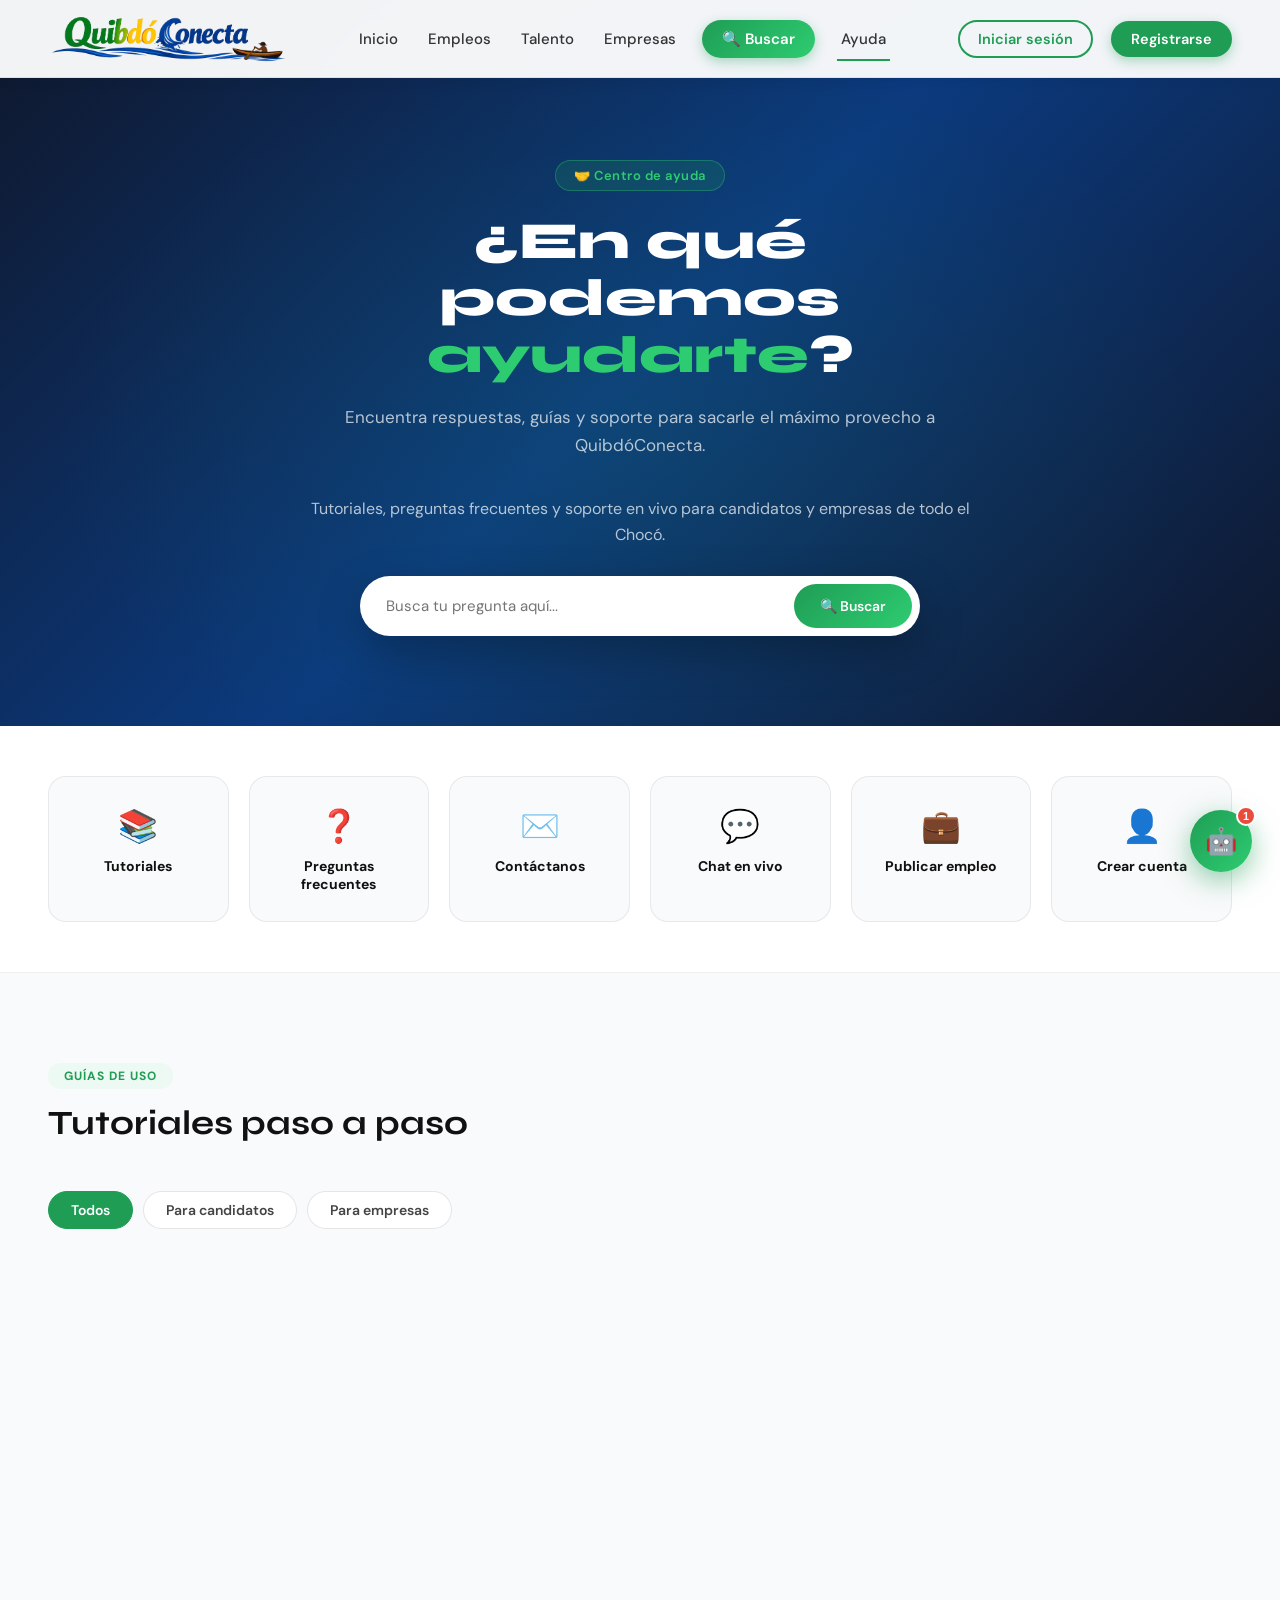
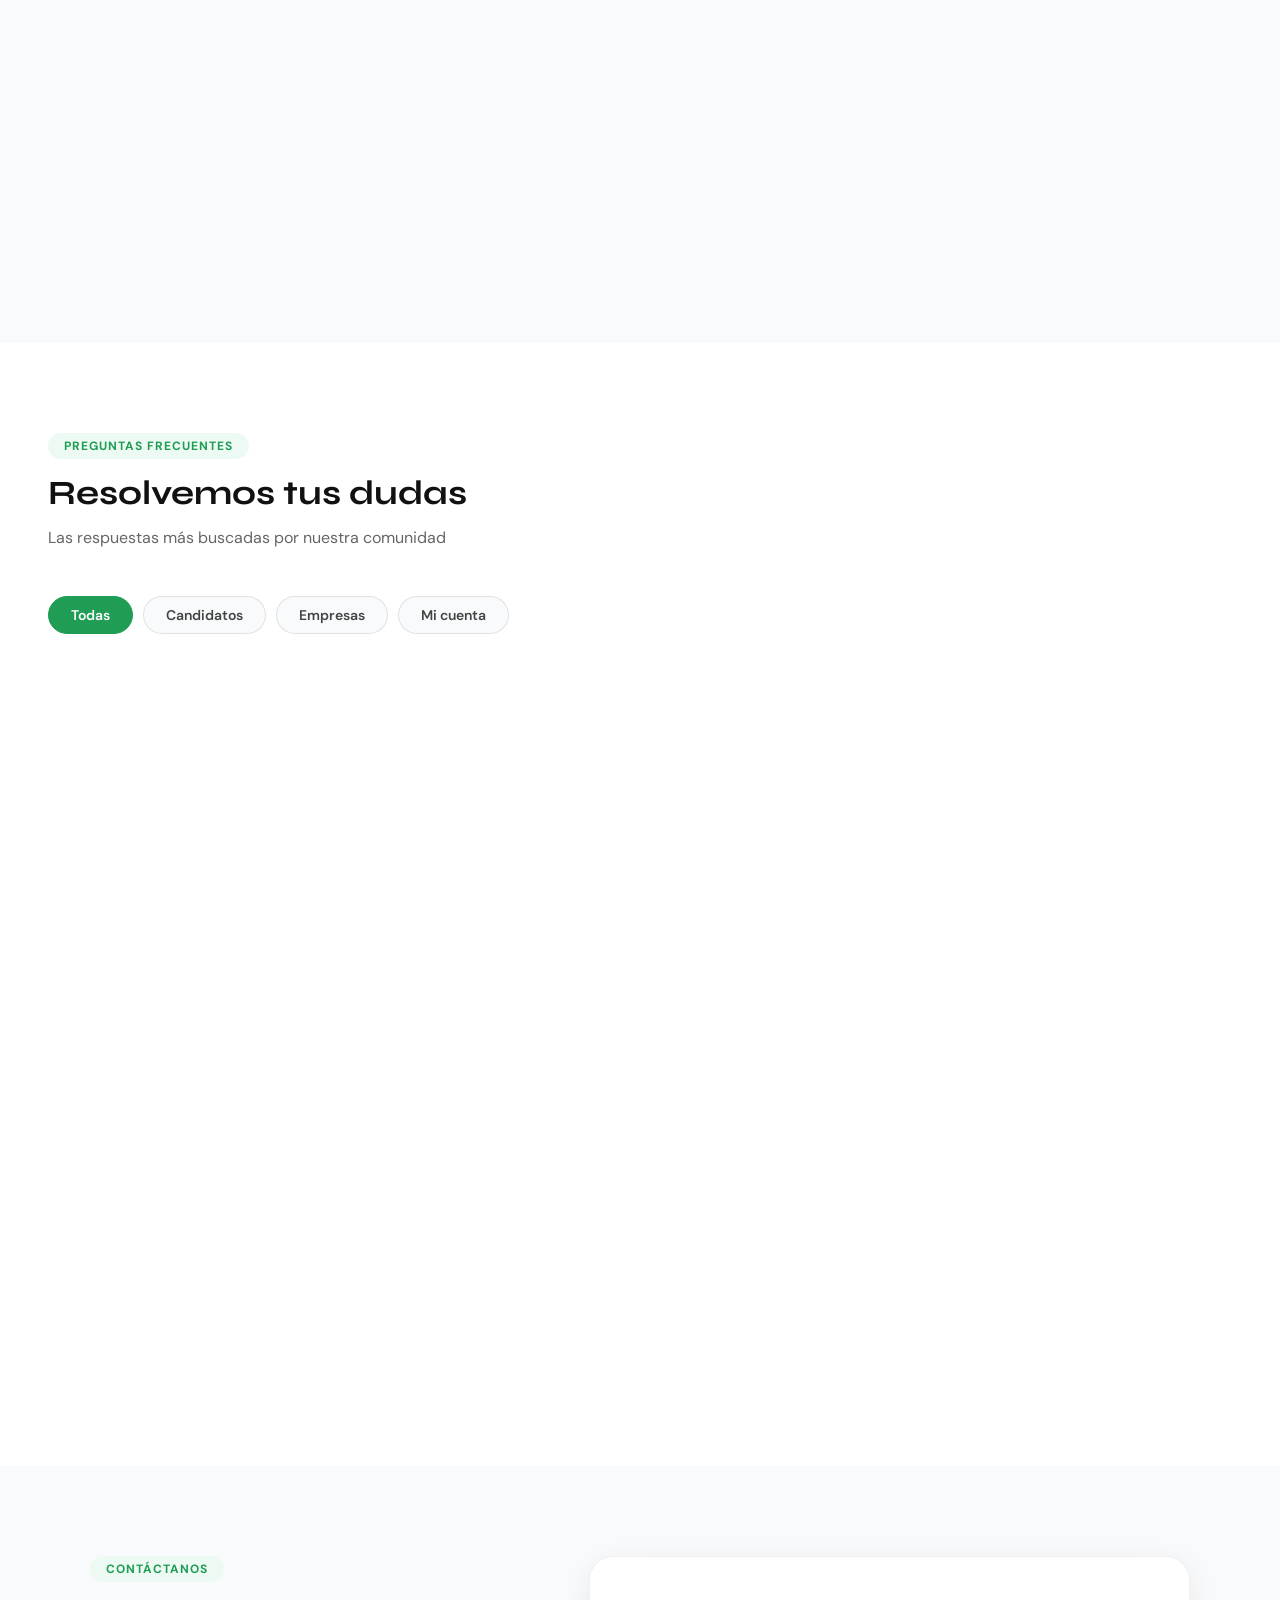
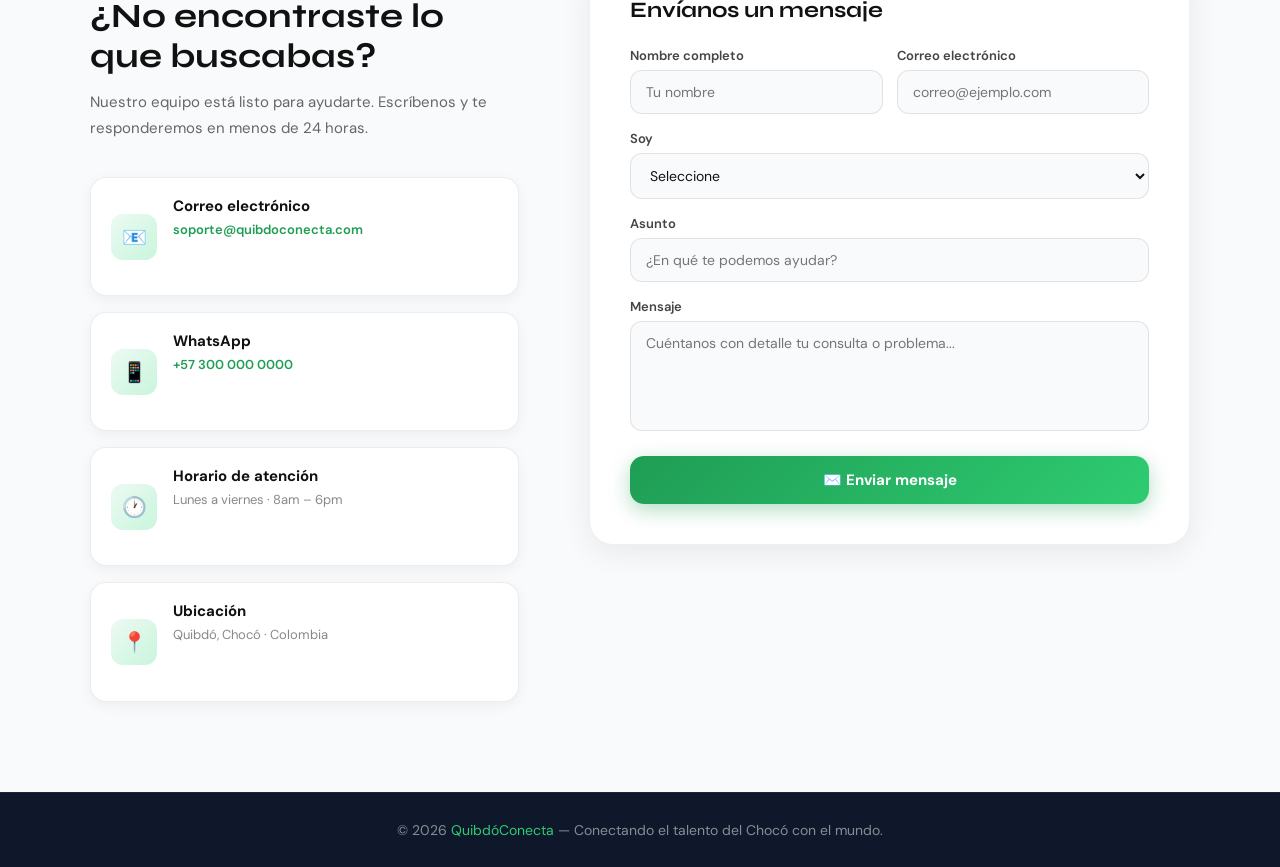
<file: Ayuda.html>
<!DOCTYPE html>
<html lang="es">

<head>
    <meta charset="UTF-8">
    <meta name="viewport" content="width=device-width, initial-scale=1.0">
    <title>Ayuda - Quibdó Conecta</title>
    <link rel="icon" href="Imagenes/quibdo1-removebg-preview.png">
    <link href="https://fonts.googleapis.com/css2?family=Syne:wght@700;800&family=DM+Sans:wght@400;500;600&display=swap"
        rel="stylesheet">
    <style>
        * {
            margin: 0;
            padding: 0;
            box-sizing: border-box;
        }

        body {
            font-family: 'DM Sans', Arial, sans-serif;
            background: #f9fafb;
            color: #111;
        }

        .navbar {
            position: fixed;
            top: 0;
            left: 0;
            width: 100%;
            height: 78px;
            display: flex;
            align-items: center;
            justify-content: space-between;
            padding: 0 48px;
            background: rgba(255, 255, 255, 0.95);
            backdrop-filter: blur(10px);
            border-bottom: 1px solid rgba(0, 0, 0, 0.08);
            box-shadow: 0 2px 12px rgba(0, 0, 0, 0.05);
            z-index: 1000;
            transition: box-shadow 0.3s;
        }

        .navbar.abajo {
            box-shadow: 0 4px 24px rgba(0, 0, 0, 0.13);
        }

        .nav-left {
            display: flex;
            align-items: center;
            gap: 12px;
        }

        .logo {
            width: 52px;
            height: auto;
            filter: drop-shadow(0 1px 1px rgba(0, 0, 0, 0.15));
        }
 .logo-navbar {
            height: 48px;
            width: auto;
            object-fit: contain
        }

        .brand {
            font-size: 22px;
            font-weight: 800;
            color: #111;
        }

        .brand span {
            color: #1f9d55;
        }

        .nav-center {
            display: flex;
            align-items: center;
            gap: 22px;
            flex: 1;
            justify-content: center;
        }

        .nav-center a {
            color: #333;
            text-decoration: none;
            font-size: 15px;
            font-weight: 500;
            padding: 6px 4px;
            position: relative;
        }

        .nav-center a::after {
            content: "";
            position: absolute;
            left: 0;
            bottom: -6px;
            width: 0%;
            height: 2px;
            background: #1f9d55;
            transition: width 0.3s ease;
        }

        .nav-center a:hover::after,
        .nav-center a.active::after {
            width: 100%;
        }

        .nav-center .highlight {
            background: linear-gradient(135deg, #1f9d55, #2ecc71);
            color: white !important;
            padding: 9px 20px;
            border-radius: 25px;
            font-weight: 600;
            box-shadow: 0 4px 12px rgba(31, 157, 85, 0.35);
        }

        .nav-center .highlight::after {
            display: none;
        }

        .nav-right {
            display: flex;
            align-items: center;
            gap: 18px;
        }

        .login {
            color: #1f9d55;
            text-decoration: none;
            font-size: 14.5px;
            font-weight: 600;
            padding: 8px 18px;
            border: 2px solid #1f9d55;
            border-radius: 30px;
            transition: all 0.3s;
        }

        .login:hover {
            background: #1f9d55;
            color: white;
        }

        .register {
            background: #1f9d55;
            color: white;
            padding: 9px 20px;
            border-radius: 25px;
            text-decoration: none;
            font-weight: 600;
            font-size: 14.5px;
            box-shadow: 0 4px 12px rgba(31, 157, 85, 0.35);
        }

        .register:hover {
            background: #166f3d;
        }

        .hero-ayuda {
            padding: 160px 48px 90px;
            background: linear-gradient(135deg, #0f172a 0%, #0b3a7e 50%, #0f172a 100%);
            text-align: center;
            position: relative;
            overflow: hidden;
        }

        .hero-ayuda::before {
            content: '';
            position: absolute;
            inset: 0;
            background: radial-gradient(ellipse at 50% 60%, rgba(31, 157, 85, 0.12) 0%, transparent 65%);
        }

        .hero-ayuda-content {
            position: relative;
            z-index: 2;
            max-width: 680px;
            margin: 0 auto;
        }

        .hero-badge {
            display: inline-block;
            background: rgba(31, 157, 85, 0.2);
            border: 1px solid rgba(46, 204, 113, 0.35);
            color: #2ecc71;
            font-size: 13px;
            font-weight: 600;
            padding: 6px 18px;
            border-radius: 30px;
            margin-bottom: 22px;
            letter-spacing: 0.5px;
        }

        .hero-ayuda h1 {
            font-family: 'Syne', sans-serif;
            font-size: 52px;
            font-weight: 800;
            color: white;
            line-height: 1.1;
            margin-bottom: 18px;
        }

        .hero-ayuda h1 span {
            color: #2ecc71;
        }

        .hero-ayuda p {
            font-size: 17px;
            color: rgba(255, 255, 255, 0.7);
            margin-bottom: 36px;
            line-height: 1.7;
        }

        .search-ayuda {
            display: flex;
            align-items: center;
            background: white;
            border-radius: 50px;
            padding: 8px;
            max-width: 560px;
            margin: 0 auto;
            box-shadow: 0 16px 45px rgba(0, 0, 0, 0.25);
        }

        .search-ayuda input {
            flex: 1;
            border: none;
            outline: none;
            padding: 12px 18px;
            font-size: 15px;
            font-family: 'DM Sans', sans-serif;
            color: #222;
            background: transparent;
        }

        .search-ayuda button {
            background: linear-gradient(135deg, #1f9d55, #2ecc71);
            color: white;
            border: none;
            border-radius: 40px;
            padding: 13px 26px;
            font-size: 14px;
            font-weight: 600;
            cursor: pointer;
            font-family: 'DM Sans', sans-serif;
            transition: opacity 0.2s;
        }

        .search-ayuda button:hover {
            opacity: 0.9;
        }

        .accesos {
            background: white;
            padding: 50px 48px;
            display: grid;
            grid-template-columns: repeat(auto-fit, minmax(160px, 1fr));
            gap: 20px;
            border-bottom: 1px solid rgba(0, 0, 0, 0.06);
        }

        .acceso-card {
            text-align: center;
            padding: 28px 16px;
            border-radius: 18px;
            border: 1px solid rgba(0, 0, 0, 0.07);
            background: #f9fafb;
            text-decoration: none;
            color: #111;
            transition: all 0.3s;
            cursor: pointer;
        }

        .acceso-card:hover {
            background: #edfaf3;
            border-color: #1f9d55;
            transform: translateY(-4px);
            box-shadow: 0 10px 25px rgba(31, 157, 85, 0.12);
        }

        .acceso-card .acc-icon {
            font-size: 32px;
            margin-bottom: 10px;
            display: block;
        }

        .acceso-card h4 {
            font-size: 14px;
            font-weight: 700;
        }

        .tutoriales {
            padding: 90px 48px;
            background: #f9fafb;
        }

        .section-label {
            display: inline-block;
            background: #edfaf3;
            color: #1f9d55;
            font-size: 12px;
            font-weight: 700;
            padding: 5px 16px;
            border-radius: 20px;
            text-transform: uppercase;
            letter-spacing: 1px;
            margin-bottom: 14px;
        }

        .section-header {
            display: flex;
            justify-content: space-between;
            align-items: flex-end;
            margin-bottom: 48px;
            flex-wrap: wrap;
            gap: 14px;
        }

        .section-header h2 {
            font-family: 'Syne', sans-serif;
            font-size: 34px;
        }

        .tutorial-tabs {
            display: flex;
            gap: 10px;
            margin-bottom: 36px;
            flex-wrap: wrap;
        }

        .ttab {
            padding: 9px 22px;
            border-radius: 25px;
            border: 1px solid rgba(0, 0, 0, 0.1);
            background: white;
            font-size: 14px;
            font-weight: 600;
            cursor: pointer;
            font-family: 'DM Sans', sans-serif;
            transition: all 0.2s;
            color: #444;
        }

        .ttab.active,
        .ttab:hover {
            background: #1f9d55;
            color: white;
            border-color: #1f9d55;
        }

        .tutoriales-grid {
            display: grid;
            grid-template-columns: repeat(auto-fit, minmax(280px, 1fr));
            gap: 24px;
        }

        .tutorial-card {
            background: white;
            border-radius: 20px;
            overflow: hidden;
            border: 1px solid rgba(0, 0, 0, 0.07);
            box-shadow: 0 4px 16px rgba(0, 0, 0, 0.05);
            transition: all 0.3s;
            cursor: pointer;
        }

        .tutorial-card:hover {
            transform: translateY(-5px);
            box-shadow: 0 14px 36px rgba(0, 0, 0, 0.1);
        }

        .tutorial-thumb {
            height: 120px;
            display: flex;
            align-items: center;
            justify-content: center;
            font-size: 48px;
            position: relative;
        }

        .tutorial-thumb.verde {
            background: linear-gradient(135deg, #edfaf3, #c8f5dc);
        }

        .tutorial-thumb.azul {
            background: linear-gradient(135deg, #e8f4fd, #bde0fa);
        }

        .tutorial-thumb.oscuro {
            background: linear-gradient(135deg, #e8eaf6, #c5cae9);
        }

        .tutorial-thumb .play-btn {
            position: absolute;
            bottom: 10px;
            right: 12px;
            background: rgba(0, 0, 0, 0.15);
            color: white;
            border-radius: 20px;
            padding: 4px 12px;
            font-size: 11px;
            font-weight: 700;
        }

        .tutorial-body {
            padding: 20px;
        }

        .tutorial-body .tcat {
            font-size: 11px;
            font-weight: 700;
            color: #1f9d55;
            text-transform: uppercase;
            letter-spacing: 0.5px;
            margin-bottom: 6px;
        }

        .tutorial-body h3 {
            font-size: 16px;
            font-weight: 700;
            margin-bottom: 6px;
        }

        .tutorial-body p {
            font-size: 13px;
            color: #666;
            line-height: 1.55;
        }

        .tutorial-body .tmeta {
            display: flex;
            justify-content: space-between;
            margin-top: 14px;
            font-size: 12px;
            color: #aaa;
        }

        .faq {
            padding: 90px 48px;
            background: white;
        }

        .faq h2 {
            font-family: 'Syne', sans-serif;
            font-size: 34px;
            margin-bottom: 14px;
        }

        .faq .subtitulo {
            color: #666;
            font-size: 16px;
            margin-bottom: 48px;
        }

        .faq-tabs {
            display: flex;
            gap: 10px;
            margin-bottom: 36px;
            flex-wrap: wrap;
        }

        .ftab {
            padding: 9px 22px;
            border-radius: 25px;
            border: 1px solid rgba(0, 0, 0, 0.1);
            background: #f9fafb;
            font-size: 14px;
            font-weight: 600;
            cursor: pointer;
            font-family: 'DM Sans', sans-serif;
            transition: all 0.2s;
            color: #444;
        }

        .ftab.active,
        .ftab:hover {
            background: #1f9d55;
            color: white;
            border-color: #1f9d55;
        }

        .faq-lista {
            max-width: 820px;
            display: flex;
            flex-direction: column;
            gap: 14px;
        }

        .faq-item {
            border: 1px solid rgba(0, 0, 0, 0.08);
            border-radius: 16px;
            overflow: hidden;
            transition: box-shadow 0.3s;
        }

        .faq-item:hover {
            box-shadow: 0 6px 20px rgba(0, 0, 0, 0.08);
        }

        .faq-pregunta {
            display: flex;
            justify-content: space-between;
            align-items: center;
            padding: 20px 24px;
            cursor: pointer;
            background: white;
            transition: background 0.2s;
            font-weight: 600;
            font-size: 15px;
            gap: 16px;
        }

        .faq-pregunta:hover {
            background: #f9fafb;
        }

        .faq-pregunta.open {
            background: #edfaf3;
            color: #1f9d55;
        }

        .faq-icono {
            font-size: 18px;
            transition: transform 0.3s;
            flex-shrink: 0;
            color: #1f9d55;
        }

        .faq-pregunta.open .faq-icono {
            transform: rotate(45deg);
        }

        .faq-respuesta {
            display: none;
            padding: 0 24px 20px;
            font-size: 14px;
            color: #555;
            line-height: 1.7;
            background: white;
        }

        .faq-respuesta.open {
            display: block;
        }

        .contacto {
            padding: 90px 48px;
            background: #f9fafb;
        }

        .contacto-inner {
            max-width: 1100px;
            margin: 0 auto;
            display: grid;
            grid-template-columns: 1fr 1.4fr;
            gap: 70px;
            align-items: start;
        }

        .contacto-info h2 {
            font-family: 'Syne', sans-serif;
            font-size: 34px;
            margin-bottom: 14px;
        }

        .contacto-info p {
            color: #666;
            font-size: 15px;
            line-height: 1.7;
            margin-bottom: 36px;
        }

        .contacto-opciones {
            display: flex;
            flex-direction: column;
            gap: 16px;
        }

        .contacto-opcion {
            display: flex;
            align-items: center;
            gap: 16px;
            background: white;
            border-radius: 16px;
            padding: 18px 20px;
            border: 1px solid rgba(0, 0, 0, 0.07);
            box-shadow: 0 4px 14px rgba(0, 0, 0, 0.05);
            transition: all 0.3s;
        }

        .contacto-opcion:hover {
            border-color: #1f9d55;
            transform: translateX(4px);
        }

        .cop-icon {
            width: 46px;
            height: 46px;
            border-radius: 12px;
            background: linear-gradient(135deg, #edfaf3, #c8f5dc);
            display: flex;
            align-items: center;
            justify-content: center;
            font-size: 20px;
            flex-shrink: 0;
        }

        .cop-texto h4 {
            font-size: 15px;
            font-weight: 700;
            margin-bottom: 3px;
        }

        .cop-texto p {
            font-size: 13px;
            color: #888;
        }

        .cop-texto a {
            color: #1f9d55;
            text-decoration: none;
            font-weight: 600;
        }

        .contacto-form {
            background: white;
            border-radius: 24px;
            padding: 40px;
            box-shadow: 0 8px 30px rgba(0, 0, 0, 0.07);
            border: 1px solid rgba(0, 0, 0, 0.06);
        }

        .contacto-form h3 {
            font-family: 'Syne', sans-serif;
            font-size: 22px;
            margin-bottom: 24px;
        }

        .cf-row {
            display: flex;
            gap: 14px;
            flex-wrap: wrap;
        }

        .cf-group {
            flex: 1;
            min-width: 180px;
            margin-bottom: 16px;
        }

        .cf-group.full {
            flex: 0 0 100%;
        }

        .cf-group label {
            display: block;
            margin-bottom: 6px;
            font-size: 13px;
            font-weight: 600;
            color: #444;
        }

        .cf-group input,
        .cf-group select,
        .cf-group textarea {
            width: 100%;
            padding: 12px 15px;
            border: 1px solid rgba(0, 0, 0, 0.1);
            border-radius: 12px;
            background: #f9fafb;
            color: #111;
            font-size: 14px;
            font-family: 'DM Sans', sans-serif;
            outline: none;
            transition: border-color 0.3s, background 0.3s;
        }

        .cf-group input:focus,
        .cf-group select:focus,
        .cf-group textarea:focus {
            border-color: #1f9d55;
            background: #edfaf3;
        }

        .cf-group textarea {
            resize: none;
            height: 110px;
        }

        .btn-enviar {
            width: 100%;
            padding: 14px;
            border: none;
            border-radius: 14px;
            background: linear-gradient(135deg, #1f9d55, #2ecc71);
            color: white;
            font-size: 15px;
            font-weight: 700;
            font-family: 'DM Sans', sans-serif;
            cursor: pointer;
            transition: all 0.3s;
            box-shadow: 0 6px 20px rgba(31, 157, 85, 0.35);
            margin-top: 4px;
        }

        .btn-enviar:hover {
            transform: translateY(-2px);
            box-shadow: 0 10px 28px rgba(31, 157, 85, 0.5);
        }

        .form-success {
            display: none;
            text-align: center;
            padding: 20px;
            animation: fadeInUp 0.4s ease both;
        }

        .form-success .check {
            font-size: 44px;
            margin-bottom: 12px;
        }

        .form-success h4 {
            font-family: 'Syne', sans-serif;
            font-size: 20px;
            color: #1f9d55;
            margin-bottom: 8px;
        }

        .form-success p {
            font-size: 14px;
            color: #666;
        }

        @keyframes fadeInUp {
            from {
                opacity: 0;
                transform: translateY(20px);
            }

            to {
                opacity: 1;
                transform: translateY(0);
            }
        }

        .chat-btn {
            position: fixed;
            bottom: 28px;
            right: 28px;
            z-index: 999;
            width: 62px;
            height: 62px;
            border-radius: 50%;
            background: linear-gradient(135deg, #1f9d55, #2ecc71);
            display: flex;
            align-items: center;
            justify-content: center;
            font-size: 26px;
            cursor: pointer;
            box-shadow: 0 8px 28px rgba(31, 157, 85, 0.5);
            transition: transform 0.3s, box-shadow 0.3s;
            border: none;
        }
        .chat-btn:hover { transform: scale(1.1); box-shadow: 0 12px 36px rgba(31,157,85,.6); }

        .chat-badge {
            position: absolute; top: -4px; right: -4px;
            background: #e74c3c; color: white;
            width: 20px; height: 20px; border-radius: 50%;
            font-size: 11px; font-weight: 700;
            display: flex; align-items: center; justify-content: center;
            border: 2px solid white;
        }

        .chat-window {
            position: fixed;
            bottom: 104px; right: 28px;
            z-index: 998;
            width: 380px;
            max-height: 580px;
            border-radius: 22px;
            background: white;
            box-shadow: 0 24px 70px rgba(0,0,0,.22);
            border: 1px solid rgba(0,0,0,.08);
            overflow: hidden;
            display: none;
            flex-direction: column;
            animation: fadeInUp 0.3s ease both;
        }

        .chat-header {
            background: linear-gradient(135deg, #1f9d55, #2ecc71);
            padding: 16px 20px;
            display: flex; align-items: center; gap: 12px;
            flex-shrink: 0;
        }
        .chat-header .avatar {
            width: 40px; height: 40px; border-radius: 50%;
            background: rgba(255,255,255,.2);
            display: flex; align-items: center; justify-content: center;
            font-size: 20px; flex-shrink: 0;
            box-shadow: 0 2px 8px rgba(0,0,0,.15);
        }
        .chat-header-info h4 { color: white; font-size: 15px; font-weight: 700; }
        .chat-header-info p  { color: rgba(255,255,255,.85); font-size: 11px; margin-top: 1px; }

        .chat-header-actions { margin-left: auto; display: flex; gap: 8px; align-items: center; }

        .chat-clear-btn {
            background: rgba(255,255,255,.18); border: none; color: white;
            font-size: 13px; cursor: pointer; padding: 5px 10px;
            border-radius: 12px; font-family: 'DM Sans',sans-serif;
            font-weight: 600; transition: background .2s;
            white-space: nowrap;
        }
        .chat-clear-btn:hover { background: rgba(255,255,255,.3); }

        .chat-close {
            background: none; border: none; color: white;
            font-size: 20px; cursor: pointer; padding: 4px;
            line-height: 1;
        }

        .chat-web-indicator {
            display: flex; align-items: center; gap: 6px;
            padding: 6px 14px;
            background: linear-gradient(90deg, #edfaf3, #f0fdf4);
            border-bottom: 1px solid rgba(31,157,85,.12);
            font-size: 11px; color: #1f9d55; font-weight: 600;
            flex-shrink: 0;
        }
        .chat-web-dot {
            width: 7px; height: 7px; border-radius: 50%;
            background: #2ecc71;
            box-shadow: 0 0 0 2px rgba(46,204,113,.3);
            animation: pulse-dot 2s ease-in-out infinite;
        }
        @keyframes pulse-dot {
            0%,100% { box-shadow: 0 0 0 2px rgba(46,204,113,.3); }
            50%      { box-shadow: 0 0 0 5px rgba(46,204,113,.15); }
        }

        .chat-messages {
            padding: 16px;
            flex: 1;
            min-height: 260px;
            max-height: 340px;
            overflow-y: auto;
            display: flex;
            flex-direction: column;
            gap: 10px;
            background: #f9fafb;
            scroll-behavior: smooth;
        }
        .chat-messages::-webkit-scrollbar { width: 4px; }
        .chat-messages::-webkit-scrollbar-track { background: transparent; }
        .chat-messages::-webkit-scrollbar-thumb { background: rgba(0,0,0,.12); border-radius: 4px; }

        .chat-msg { max-width: 85%; }
        .chat-msg.bot  { align-self: flex-start; }
        .chat-msg.user { align-self: flex-end; }

        .chat-msg .bubble {
            padding: 10px 14px;
            border-radius: 16px;
            font-size: 13px;
            line-height: 1.6;
        }
        .chat-msg.bot .bubble {
            background: white; color: #111;
            border: 1px solid rgba(0,0,0,.08);
            border-bottom-left-radius: 4px;
            box-shadow: 0 2px 8px rgba(0,0,0,.05);
        }
        .chat-msg.user .bubble {
            background: linear-gradient(135deg, #1f9d55, #2ecc71);
            color: white; border-bottom-right-radius: 4px;
        }
        .chat-msg .time { font-size: 10px; color: #bbb; margin-top: 3px; padding: 0 4px; }
        .chat-msg.user .time { text-align: right; }

        .chat-sources {
            display: flex; flex-wrap: wrap; gap: 5px;
            margin-top: 7px; padding: 0 2px;
        }
        .chat-source-chip {
            display: inline-flex; align-items: center; gap: 4px;
            font-size: 10px; font-weight: 600; padding: 3px 9px;
            border-radius: 20px; border: 1px solid rgba(31,157,85,.25);
            background: #edfaf3; color: #1f9d55;
            text-decoration: none; cursor: pointer;
            transition: all .2s; white-space: nowrap;
        }
        .chat-source-chip:hover { background: #1f9d55; color: white; border-color: #1f9d55; }

        .chat-typing {
            align-self: flex-start;
            display: flex; align-items: center; gap: 5px;
            background: white; border: 1px solid rgba(0,0,0,.08);
            padding: 10px 14px; border-radius: 16px;
            border-bottom-left-radius: 4px;
            box-shadow: 0 2px 8px rgba(0,0,0,.05);
        }
        .chat-typing span {
            width: 7px; height: 7px; border-radius: 50%;
            background: #1f9d55; display: block;
            animation: typing-bounce 1.2s ease-in-out infinite;
        }
        .chat-typing span:nth-child(2) { animation-delay: .2s; }
        .chat-typing span:nth-child(3) { animation-delay: .4s; }
        @keyframes typing-bounce {
            0%,80%,100% { transform: translateY(0); opacity: .5; }
            40%          { transform: translateY(-6px); opacity: 1; }
        }

        .chat-searching {
            align-self: flex-start;
            display: flex; align-items: center; gap: 8px;
            background: #edfaf3; border: 1px solid rgba(31,157,85,.2);
            padding: 9px 14px; border-radius: 16px;
            border-bottom-left-radius: 4px;
            font-size: 12px; color: #1f9d55; font-weight: 600;
        }
        .chat-search-spin {
            width: 14px; height: 14px; border-radius: 50%;
            border: 2px solid rgba(31,157,85,.3);
            border-top-color: #1f9d55;
            animation: spin .7s linear infinite;
        }
        @keyframes spin { to { transform: rotate(360deg); } }

        .chat-options {
            padding: 10px 16px;
            display: flex; flex-wrap: wrap; gap: 7px;
            background: #f9fafb;
            border-top: 1px solid rgba(0,0,0,.06);
            flex-shrink: 0;
        }
        .chat-opt {
            background: white; border: 1px solid rgba(31,157,85,.3);
            color: #1f9d55; padding: 6px 13px; border-radius: 20px;
            font-size: 12px; font-weight: 600; cursor: pointer;
            font-family: 'DM Sans',sans-serif; transition: all .2s;
        }
        .chat-opt:hover { background: #1f9d55; color: white; }

        .chat-input-row {
            display: flex; gap: 8px;
            padding: 12px 14px;
            border-top: 1px solid rgba(0,0,0,.07);
            background: white; flex-shrink: 0;
            align-items: flex-end;
        }
        .chat-input-row textarea {
            flex: 1; border: 1px solid rgba(0,0,0,.1);
            border-radius: 16px; padding: 10px 14px;
            font-size: 13px; font-family: 'DM Sans',sans-serif;
            outline: none; transition: border-color .2s;
            resize: none; min-height: 38px; max-height: 90px;
            line-height: 1.45; overflow-y: auto;
        }
        .chat-input-row textarea:focus { border-color: #1f9d55; }
        .chat-send {
            background: linear-gradient(135deg, #1f9d55, #2ecc71);
            border: none; border-radius: 50%;
            width: 38px; height: 38px; min-width: 38px;
            display: flex; align-items: center; justify-content: center;
            cursor: pointer; flex-shrink: 0; transition: transform .2s, opacity .2s;
        }
        .chat-send:hover { transform: scale(1.1); }
        .chat-send:disabled { opacity: .45; cursor: not-allowed; transform: none; }

        footer {
            background: #0f172a;
            border-top: 1px solid rgba(255, 255, 255, 0.06);
            color: rgba(255, 255, 255, 0.5);
            text-align: center;
            padding: 28px 48px;
            font-size: 14px;
        }

        footer span {
            color: #2ecc71;
        }

        .hamburger {
            display: none;
            flex-direction: column;
            gap: 5px;
            cursor: pointer;
            background: none;
            border: none;
            padding: 4px;
        }

        .hamburger span {
            display: block;
            width: 26px;
            height: 2.5px;
            background: #111;
            border-radius: 4px;
            transition: all .35s;
        }

        .hamburger.open span:nth-child(1) {
            transform: translateY(7.5px) rotate(45deg);
        }

        .hamburger.open span:nth-child(2) {
            opacity: 0;
            transform: scaleX(0);
        }

        .hamburger.open span:nth-child(3) {
            transform: translateY(-7.5px) rotate(-45deg);
        }

        .mobile-menu {
            display: none;
            position: fixed;
            top: 78px;
            left: 0;
            width: 100%;
            background: white;
            border-bottom: 1px solid rgba(0, 0, 0, 0.08);
            box-shadow: 0 12px 32px rgba(0, 0, 0, 0.12);
            flex-direction: column;
            padding: 20px 24px;
            gap: 6px;
            z-index: 999;
            animation: slideDown .3s ease;
        }

        .mobile-menu.open {
            display: flex;
        }

        @keyframes slideDown {
            from {
                opacity: 0;
                transform: translateY(-12px)
            }

            to {
                opacity: 1;
                transform: translateY(0)
            }
        }

        .mobile-menu a {
            color: #333;
            text-decoration: none;
            font-size: 16px;
            font-weight: 500;
            padding: 12px 0;
            border-bottom: 1px solid rgba(0, 0, 0, 0.06);
        }

        .mobile-menu a:last-child {
            border-bottom: none;
        }

        .mobile-menu a.highlight-m {
            color: #1f9d55;
            font-weight: 700;
        }

        .mobile-auth {
            display: flex;
            gap: 12px;
            margin-top: 14px;
        }

        .mobile-auth a {
            flex: 1;
            text-align: center;
            padding: 11px;
            border-radius: 25px;
            font-weight: 600;
            font-size: 15px;
            text-decoration: none;
        }

        .mobile-auth .m-login {
            border: 2px solid #1f9d55;
            color: #1f9d55;
        }

        .mobile-auth .m-reg {
            background: #1f9d55;
            color: white;
        }

        .reveal {
            opacity: 0;
            transform: translateY(36px);
            transition: opacity .65s ease, transform .65s ease;
        }

        .reveal.visible {
            opacity: 1;
            transform: translateY(0);
        }

        @media (max-width: 1200px) {
            .hero-ayuda h1 {
                font-size: 44px;
            }

            .navbar {
                padding: 0 32px;
            }
        }

        @media (max-width: 900px) {
            .hero-ayuda {
                padding: 140px 32px 80px;
            }

            .hero-ayuda h1 {
                font-size: 36px;
            }

            .contacto-inner {
                grid-template-columns: 1fr;
                gap: 40px;
            }
        }

        @media (max-width: 768px) {
            .navbar {
                padding: 0 20px;
            }

            .nav-center,
            .nav-right {
                display: none;
            }

            .hamburger {
                display: flex;
            }

            .hero-ayuda {
                padding: 110px 20px 70px;
            }

            .hero-ayuda h1 {
                font-size: 28px;
            }

            .accesos,
            .tutoriales,
            .faq,
            .contacto {
                padding: 55px 20px;
            }

            .tutoriales-grid,
            .accesos {
                grid-template-columns: 1fr 1fr;
            }

            .search-ayuda {
                flex-wrap: wrap;
                border-radius: 16px;
                padding: 8px;
            }

            .search-ayuda button {
                width: 100%;
                border-radius: 12px;
                margin-top: 6px;
            }

            .chat-window {
                width: calc(100vw - 40px);
                right: 12px;
            }

            .faq-lista {
                max-width: 100%;
            }
        }

        @media (max-width: 600px) {
            .hero-ayuda h1 {
                font-size: 24px;
            }

            .accesos {
                grid-template-columns: repeat(3, 1fr);
            }

            .tutoriales-grid {
                grid-template-columns: 1fr;
            }

            .cf-row {
                flex-direction: column;
            }
        }

        @media (max-width: 480px) {
            .hero-ayuda h1 {
                font-size: 20px;
            }

            .accesos {
                grid-template-columns: 1fr 1fr;
            }

            .contacto-form {
                padding: 24px 18px;
            }

            .chat-btn {
                width: 52px;
                height: 52px;
                font-size: 22px;
                bottom: 18px;
                right: 18px;
            }
        }
    </style>
</head>

<body>

    <header class="navbar">
        <div class="nav-left">
            <img src="Imagenes/quibdo_desco_new.png" alt="Quibdó Conecta" class="logo-navbar">
        </div>
        <nav class="nav-center">
            <a href="index.html">Inicio</a>
            <a href="Empleo.php">Empleos</a>
            <a href="talentos.php">Talento</a>
            <a href="empresas.php">Empresas</a>
            
            <a href="buscar.php" class="highlight">🔍 Buscar</a>
            <a href="Ayuda.html" class="active">Ayuda</a>
        </nav>
        <div class="nav-right">
            <a href="inicio_sesion.php" class="login">Iniciar sesión</a>
            <a href="registro.php" class="register">Registrarse</a>
        </div>
        <button class="hamburger" id="hamburger" aria-label="Menú"><span></span><span></span><span></span></button>
    </header>

    <div class="mobile-menu" id="mobileMenu">
        <a href="index.html">🏠 Inicio</a>
        <a href="Empleo.php">💼 Empleos</a>
        <a href="talentos.php">🌟 Talento</a>
        <a href="empresas.php">🏢 Empresas</a>
        
        <a href="buscar.php">🔍 Buscar</a>
        
        <a href="Ayuda.html">❓ Ayuda</a>
        <div class="mobile-auth"><a href="inicio_sesion.php" class="m-login">Iniciar sesión</a><a href="registro.php"
                class="m-reg">Registrarse</a></div>
    </div>

    <section class="hero-ayuda">
        <div class="hero-ayuda-content">
            <span class="hero-badge">🤝 Centro de ayuda</span>
            <h1>¿En qué podemos <span>ayudarte</span>?</h1>
            <p>Encuentra respuestas, guías y soporte para sacarle el máximo provecho a QuibdóConecta.</p>
            <p style="font-size:16px;color:rgba(255,255,255,0.7);margin-bottom:28px;line-height:1.6;">Tutoriales,
                preguntas frecuentes y soporte en vivo para candidatos y empresas de todo el Chocó.</p>
            <div class="search-ayuda">
                <input type="text" id="searchAyuda" placeholder="Busca tu pregunta aquí..." oninput="filtrarFAQ()">
                <button onclick="verificarSesionAyuda()">🔍 Buscar</button>
            </div>
        </div>
    </section>

    <div class="accesos">
        <a class="acceso-card" href="#tutoriales">
            <span class="acc-icon">📚</span>
            <h4>Tutoriales</h4>
        </a>
        <a class="acceso-card" href="#faq">
            <span class="acc-icon">❓</span>
            <h4>Preguntas frecuentes</h4>
        </a>
        <a class="acceso-card" href="#contacto">
            <span class="acc-icon">✉️</span>
            <h4>Contáctanos</h4>
        </a>
        <a class="acceso-card" onclick="toggleChat()">
            <span class="acc-icon">💬</span>
            <h4>Chat en vivo</h4>
        </a>
        <a class="acceso-card" href="dashboard.php">
            <span class="acc-icon">💼</span>
            <h4>Publicar empleo</h4>
        </a>
        <a class="acceso-card" href="registro.php">
            <span class="acc-icon">👤</span>
            <h4>Crear cuenta</h4>
        </a>
    </div>

    <section class="tutoriales" id="tutoriales">
        <div class="section-header">
            <div>
                <span class="section-label">Guías de uso</span>
                <h2>Tutoriales paso a paso</h2>
            </div>
        </div>

        <div class="tutorial-tabs">
            <button class="ttab active" onclick="filtrarTutoriales('todos', this)">Todos</button>
            <button class="ttab" onclick="filtrarTutoriales('candidatos', this)">Para candidatos</button>
            <button class="ttab" onclick="filtrarTutoriales('empresas', this)">Para empresas</button>
        </div>

        <div class="tutoriales-grid" id="tutorialesGrid">

            <div class="tutorial-card reveal" data-cat="candidatos">
                <div class="tutorial-thumb verde">📝<span class="play-btn">▶ 3 min</span></div>
                <div class="tutorial-body">
                    <p class="tcat">Candidatos</p>
                    <h3>Cómo crear tu perfil de talento</h3>
                    <p>Aprende a registrarte y completar tu hoja de vida para que las empresas te encuentren.</p>
                    <div class="tmeta"><span>👁 1.2k vistas</span><span>⭐ Básico</span></div>
                </div>
            </div>

            <div class="tutorial-card reveal" data-cat="candidatos">
                <div class="tutorial-thumb azul">🔍<span class="play-btn">▶ 4 min</span></div>
                <div class="tutorial-body">
                    <p class="tcat">Candidatos</p>
                    <h3>Buscar y filtrar empleos</h3>
                    <p>Descubre cómo usar el buscador y los filtros para encontrar el empleo ideal en el Chocó.</p>
                    <div class="tmeta"><span>👁 980 vistas</span><span>⭐ Básico</span></div>
                </div>
            </div>

            <div class="tutorial-card reveal" data-cat="candidatos">
                <div class="tutorial-thumb verde">📄<span class="play-btn">▶ 5 min</span></div>
                <div class="tutorial-body">
                    <p class="tcat">Candidatos</p>
                    <h3>Subir tu hoja de vida y certificados</h3>
                    <p>Guía para adjuntar tus documentos, títulos y certificaciones en tu perfil.</p>
                    <div class="tmeta"><span>👁 760 vistas</span><span>⭐ Intermedio</span></div>
                </div>
            </div>

            <div class="tutorial-card reveal" data-cat="empresas">
                <div class="tutorial-thumb oscuro">🏢<span class="play-btn">▶ 4 min</span></div>
                <div class="tutorial-body">
                    <p class="tcat">Empresas</p>
                    <h3>Registrar tu empresa</h3>
                    <p>Paso a paso para crear el perfil de tu empresa y empezar a publicar vacantes.</p>
                    <div class="tmeta"><span>👁 850 vistas</span><span>⭐ Básico</span></div>
                </div>
            </div>

            <div class="tutorial-card reveal" data-cat="empresas">
                <div class="tutorial-thumb verde">💼<span class="play-btn">▶ 6 min</span></div>
                <div class="tutorial-body">
                    <p class="tcat">Empresas</p>
                    <h3>Publicar una vacante de empleo</h3>
                    <p>Aprende a crear ofertas de trabajo atractivas para atraer al mejor talento del Chocó.</p>
                    <div class="tmeta"><span>👁 1.1k vistas</span><span>⭐ Básico</span></div>
                </div>
            </div>

            <div class="tutorial-card reveal" data-cat="empresas">
                <div class="tutorial-thumb azul">📊<span class="play-btn">▶ 5 min</span></div>
                <div class="tutorial-body">
                    <p class="tcat">Empresas</p>
                    <h3>Gestionar candidatos y postulaciones</h3>
                    <p>Cómo revisar perfiles, filtrar candidatos y contactar al talento que necesitas.</p>
                    <div class="tmeta"><span>👁 640 vistas</span><span>⭐ Intermedio</span></div>
                </div>
            </div>

        </div>
    </section>

    <section class="faq" id="faq">
        <span class="section-label">Preguntas frecuentes</span>
        <h2>Resolvemos tus dudas</h2>
        <p class="subtitulo">Las respuestas más buscadas por nuestra comunidad</p>

        <div class="faq-tabs">
            <button class="ftab active" onclick="filtrarFAQTab('todos', this)">Todas</button>
            <button class="ftab" onclick="filtrarFAQTab('candidatos', this)">Candidatos</button>
            <button class="ftab" onclick="filtrarFAQTab('empresas', this)">Empresas</button>
            <button class="ftab" onclick="filtrarFAQTab('cuenta', this)">Mi cuenta</button>
        </div>

        <div class="faq-lista" id="faqLista">

            <div class="faq-item reveal" data-cat="candidatos">
                <div class="faq-pregunta" onclick="toggleFAQ(this)">
                    ¿Es gratis registrarse como candidato?
                    <span class="faq-icono">+</span>
                </div>
                <div class="faq-respuesta">
                    Sí, completamente gratis. Crear tu perfil, subir tu hoja de vida y postularte a empleos no tiene
                    ningún costo. QuibdóConecta es una plataforma gratuita para todos los candidatos del Chocó.
                </div>
            </div>

            <div class="faq-item reveal" data-cat="candidatos">
                <div class="faq-pregunta" onclick="toggleFAQ(this)">
                    ¿Cómo me postulo a un empleo?
                    <span class="faq-icono">+</span>
                </div>
                <div class="faq-respuesta">
                    Primero crea tu perfil en QuibdóConecta. Luego busca el empleo que te interesa, haz clic en "Ver
                    detalles" y selecciona "Postularme". La empresa recibirá tu perfil y se pondrá en contacto contigo
                    directamente.
                </div>
            </div>

            <div class="faq-item reveal" data-cat="candidatos">
                <div class="faq-pregunta" onclick="toggleFAQ(this)">
                    ¿Qué documentos puedo subir a mi perfil?
                    <span class="faq-icono">+</span>
                </div>
                <div class="faq-respuesta">
                    Puedes subir tu hoja de vida en PDF, títulos o diplomas, certificados de cursos, cartas de
                    recomendación e incluso el link de tu portafolio. Todo desde la sección "Mi Hoja de Vida" en
                    Publicar Empleo.
                </div>
            </div>

            <div class="faq-item reveal" data-cat="empresas">
                <div class="faq-pregunta" onclick="toggleFAQ(this)">
                    ¿Cómo publico una vacante de empleo?
                    <span class="faq-icono">+</span>
                </div>
                <div class="faq-respuesta">
                    Ve a "Publicar empleo" en el menú principal, completa el formulario con el título del cargo,
                    descripción, requisitos y condiciones laborales. Con el plan gratuito puedes publicar 1 vacante
                    activa. Con el plan Pro puedes publicar vacantes ilimitadas.
                </div>
            </div>

            <div class="faq-item reveal" data-cat="empresas">
                <div class="faq-pregunta" onclick="toggleFAQ(this)">
                    ¿Cuánto cuesta publicar en QuibdóConecta?
                    <span class="faq-icono">+</span>
                </div>
                <div class="faq-respuesta">
                    El plan gratuito permite publicar 1 vacante activa sin costo. El plan Pro cuesta $49.900/mes con
                    vacantes ilimitadas y perfil destacado. El plan Empresarial cuesta $99.900/mes e incluye publicidad,
                    reportes y un asesor dedicado.
                </div>
            </div>

            <div class="faq-item reveal" data-cat="empresas">
                <div class="faq-pregunta" onclick="toggleFAQ(this)">
                    ¿Cómo contacto a un candidato que me interesa?
                    <span class="faq-icono">+</span>
                </div>
                <div class="faq-respuesta">
                    Desde tu panel de empresa puedes ver los perfiles de los candidatos que se postularon a tus
                    vacantes. Haz clic en "Contactar" para enviarles un mensaje directo o ver su información de
                    contacto.
                </div>
            </div>

            <div class="faq-item reveal" data-cat="cuenta">
                <div class="faq-pregunta" onclick="toggleFAQ(this)">
                    ¿Cómo recupero mi contraseña?
                    <span class="faq-icono">+</span>
                </div>
                <div class="faq-respuesta">
                    Ve a "Iniciar sesión" y haz clic en "¿Olvidaste tu contraseña?". Ingresa tu correo electrónico
                    registrado y te enviaremos un enlace para restablecerla en menos de 5 minutos.
                </div>
            </div>

            <div class="faq-item reveal" data-cat="cuenta">
                <div class="faq-pregunta" onclick="toggleFAQ(this)">
                    ¿Puedo cambiar mi correo o información de perfil?
                    <span class="faq-icono">+</span>
                </div>
                <div class="faq-respuesta">
                    Sí. Ingresa a tu cuenta, ve a "Configuración de perfil" y podrás actualizar tu nombre, correo,
                    teléfono, foto y cualquier otra información en cualquier momento.
                </div>
            </div>

            <div class="faq-item reveal" data-cat="cuenta">
                <div class="faq-pregunta" onclick="toggleFAQ(this)">
                    ¿Cómo elimino mi cuenta?
                    <span class="faq-icono">+</span>
                </div>
                <div class="faq-respuesta">
                    Puedes solicitar la eliminación de tu cuenta desde "Configuración" → "Privacidad" → "Eliminar
                    cuenta". También puedes escribirnos al correo soporte@quibdoconecta.com y procesaremos tu solicitud
                    en 48 horas.
                </div>
            </div>

        </div>
    </section>

    <section class="contacto" id="contacto">
        <div class="contacto-inner">

            <div class="contacto-info">
                <span class="section-label">Contáctanos</span>
                <h2>¿No encontraste lo que buscabas?</h2>
                <p>Nuestro equipo está listo para ayudarte. Escríbenos y te responderemos en menos de 24 horas.</p>

                <div class="contacto-opciones">
                    <div class="contacto-opcion reveal">
                        <div class="cop-icon">📧</div>
                        <div class="cop-texto">
                            <h4>Correo electrónico</h4>
                            <p><a href="mailto:soporte@quibdoconecta.com">soporte@quibdoconecta.com</a></p>
                        </div>
                    </div>
                    <div class="contacto-opcion reveal">
                        <div class="cop-icon">📱</div>
                        <div class="cop-texto">
                            <h4>WhatsApp</h4>
                            <p><a href="#">+57 300 000 0000</a></p>
                        </div>
                    </div>
                    <div class="contacto-opcion reveal">
                        <div class="cop-icon">🕐</div>
                        <div class="cop-texto">
                            <h4>Horario de atención</h4>
                            <p>Lunes a viernes · 8am – 6pm</p>
                        </div>
                    </div>
                    <div class="contacto-opcion reveal">
                        <div class="cop-icon">📍</div>
                        <div class="cop-texto">
                            <h4>Ubicación</h4>
                            <p>Quibdó, Chocó · Colombia</p>
                        </div>
                    </div>
                </div>
            </div>

            <div class="contacto-form">
                <h3>Envíanos un mensaje</h3>
                <div id="contactoFormContent">
                    <div class="cf-row">
                        <div class="cf-group">
                            <label>Nombre completo</label>
                            <input type="text" id="cfNombre" placeholder="Tu nombre">
                        </div>
                        <div class="cf-group">
                            <label>Correo electrónico</label>
                            <input type="email" id="cfCorreo" placeholder="correo@ejemplo.com">
                        </div>
                    </div>
                    <div class="cf-group full">
                        <label>Soy</label>
                        <select id="cfTipo">
                            <option value="">Seleccione</option>
                            <option>Candidato buscando empleo</option>
                            <option>Empresa / Empleador</option>
                            <option>Emprendedor</option>
                            <option>Otro</option>
                        </select>
                    </div>
                    <div class="cf-group full">
                        <label>Asunto</label>
                        <input type="text" id="cfAsunto" placeholder="¿En qué te podemos ayudar?">
                    </div>
                    <div class="cf-group full">
                        <label>Mensaje</label>
                        <textarea id="cfMensaje"
                            placeholder="Cuéntanos con detalle tu consulta o problema..."></textarea>
                    </div>
                    <button class="btn-enviar" onclick="enviarContacto()">✉️ Enviar mensaje</button>
                </div>
                <div class="form-success" id="formSuccess">
                    <div class="check">✅</div>
                    <h4>¡Mensaje enviado!</h4>
                    <p>Te responderemos en menos de 24 horas al correo que nos proporcionaste.</p>
                </div>
            </div>

        </div>
    </section>

    <footer>
        <p>© 2026 <span>QuibdóConecta</span> — Conectando el talento del Chocó con el mundo.</p>
    </footer>

    <button class="chat-btn" onclick="toggleChat()" style="position:fixed;bottom:28px;right:28px;" aria-label="Abrir asistente IA">
        🤖
        <span class="chat-badge" id="chatBadge">1</span>
    </button>

    <div class="chat-window" id="chatWindow">
        <div class="chat-header">
            <div class="avatar">🌿</div>
            <div class="chat-header-info">
                <h4>Asistente QuibdóConecta</h4>
                <p>🤖 IA con búsqueda en tiempo real</p>
            </div>
            <div class="chat-header-actions">
                <button class="chat-clear-btn" onclick="limpiarChat()" title="Nueva conversación">↺ Nueva</button>
                <button class="chat-close" onclick="toggleChat()">✕</button>
            </div>
        </div>

        <div class="chat-web-indicator">
            <span class="chat-web-dot"></span>
            Conectado a internet · Información en tiempo real
        </div>

        <div class="chat-messages" id="chatMessages">
            <div class="chat-msg bot">
                <div class="bubble">¡Hola! 👋 Soy el asistente IA de <b>QuibdóConecta</b>.<br><br>Puedo ayudarte con información sobre empleos, el Chocó, convocatorias, y buscar noticias actualizadas de la región. ¿En qué te puedo ayudar?</div>
                <div class="time">Ahora</div>
            </div>
        </div>

        <div class="chat-options" id="chatOptions">
            <button class="chat-opt" onclick="preguntaRapida('¿Qué empleos hay disponibles en Quibdó ahora?')">💼 Empleos disponibles</button>
            <button class="chat-opt" onclick="preguntaRapida('¿Cuáles son las últimas noticias de Quibdó y el Chocó?')">📰 Noticias del Chocó</button>
            <button class="chat-opt" onclick="preguntaRapida('¿Qué convocatorias públicas hay abiertas en el Chocó?')">🏛️ Convocatorias</button>
            <button class="chat-opt" onclick="preguntaRapida('¿Cómo crear mi perfil en QuibdóConecta?')">👤 Crear perfil</button>
        </div>

        <div class="chat-input-row">
            <textarea id="chatInput" placeholder="Escribe tu pregunta..." rows="1"
                onkeydown="if(event.key==='Enter'&&!event.shiftKey){event.preventDefault();sendChat();}"
                oninput="autoResize(this)"></textarea>
            <button class="chat-send" id="chatSendBtn" onclick="sendChat()">
                <svg width="16" height="16" fill="white" viewBox="0 0 24 24">
                    <path d="M2 21l21-9L2 3v7l15 2-15 2z"/>
                </svg>
            </button>
        </div>
    </div>

    <script>
        
        window.addEventListener("scroll", () => {
            document.querySelector(".navbar").classList.toggle("abajo", window.scrollY > 50);
        });

        function toggleFAQ(el) {
            const respuesta = el.nextElementSibling;
            const estaAbierto = el.classList.contains('open');
            document.querySelectorAll('.faq-pregunta.open').forEach(p => {
                p.classList.remove('open');
                p.nextElementSibling.classList.remove('open');
            });
            if (!estaAbierto) {
                el.classList.add('open');
                respuesta.classList.add('open');
            }
        }

        function filtrarFAQTab(cat, btn) {
            document.querySelectorAll('.ftab').forEach(b => b.classList.remove('active'));
            btn.classList.add('active');
            document.querySelectorAll('.faq-item').forEach(item => {
                item.style.display = (cat === 'todos' || item.dataset.cat === cat) ? 'block' : 'none';
            });
        }

        function filtrarFAQ() {
            const q = document.getElementById('searchAyuda').value.toLowerCase();
            document.querySelectorAll('.faq-item').forEach(item => {
                const texto = item.textContent.toLowerCase();
                item.style.display = texto.includes(q) ? 'block' : 'none';
            });
            if (q.length > 2) {
                document.getElementById('faq').scrollIntoView({ behavior: 'smooth' });
            }
        }

        function filtrarTutoriales(cat, btn) {
            document.querySelectorAll('.ttab').forEach(b => b.classList.remove('active'));
            btn.classList.add('active');
            document.querySelectorAll('.tutorial-card').forEach(card => {
                card.style.display = (cat === 'todos' || card.dataset.cat === cat) ? 'block' : 'none';
            });
        }

        function enviarContacto() {
            const nombre = document.getElementById('cfNombre').value.trim();
            const correo = document.getElementById('cfCorreo').value.trim();
            const mensaje = document.getElementById('cfMensaje').value.trim();
            if (!nombre || !correo || !mensaje) {
                ['cfNombre', 'cfCorreo', 'cfMensaje'].forEach(id => {
                    const el = document.getElementById(id);
                    if (!el.value.trim()) {
                        el.style.borderColor = '#e74c3c';
                        setTimeout(() => el.style.borderColor = '', 2000);
                    }
                });
                return;
            }
            document.getElementById('contactoFormContent').style.display = 'none';
            document.getElementById('formSuccess').style.display = 'block';
        }

        let chatAbierto  = false;
        let iaOcupada    = false;
        let historial    = []; 

        function toggleChat() {
            chatAbierto = !chatAbierto;
            const win = document.getElementById('chatWindow');
            win.style.display = chatAbierto ? 'flex' : 'none';
            if (chatAbierto) {
                document.getElementById('chatBadge').style.display = 'none';
                document.getElementById('chatInput').focus();
            }
        }

        function autoResize(el) {
            el.style.height = 'auto';
            el.style.height = Math.min(el.scrollHeight, 90) + 'px';
        }

        function hora() {
            const d = new Date();
            return d.getHours() + ':' + String(d.getMinutes()).padStart(2,'0');
        }

        function addMsg(html, tipo, fuentes) {
            const msgs  = document.getElementById('chatMessages');
            const div   = document.createElement('div');
            div.className = 'chat-msg ' + tipo;

            let sourcesHtml = '';
            if (fuentes && fuentes.length) {
                sourcesHtml = `<div class="chat-sources">` +
                    fuentes.slice(0,4).map(f =>
                        `<a class="chat-source-chip" href="${f.url || '#'}" target="_blank" rel="noopener">
                            🔗 ${f.title ? f.title.substring(0,30)+'…' : 'Fuente'}
                         </a>`
                    ).join('') +
                `</div>`;
            }

            div.innerHTML = `<div class="bubble">${html}</div>${sourcesHtml}<div class="time">${hora()}</div>`;
            msgs.appendChild(div);
            msgs.scrollTop = msgs.scrollHeight;
            return div;
        }

        function showTyping() {
            const msgs = document.getElementById('chatMessages');
            const div  = document.createElement('div');
            div.id = 'chatTyping';
            div.className = 'chat-typing';
            div.innerHTML = '<span></span><span></span><span></span>';
            msgs.appendChild(div);
            msgs.scrollTop = msgs.scrollHeight;
        }

        function showSearching() {
            const msgs = document.getElementById('chatMessages');
            const div  = document.createElement('div');
            div.id = 'chatSearching';
            div.className = 'chat-searching';
            div.innerHTML = '<div class="chat-search-spin"></div> Buscando información actualizada…';
            msgs.appendChild(div);
            msgs.scrollTop = msgs.scrollHeight;
        }

        function removeIndicators() {
            ['chatTyping','chatSearching'].forEach(id => {
                const el = document.getElementById(id);
                if (el) el.remove();
            });
        }

        function preguntaRapida(texto) {
            document.getElementById('chatInput').value = texto;
            sendChat();
        }

        function limpiarChat() {
            historial = [];
            const msgs = document.getElementById('chatMessages');
            msgs.innerHTML = `<div class="chat-msg bot">
                <div class="bubble">🔄 Conversación reiniciada. ¿En qué te puedo ayudar?</div>
                <div class="time">${hora()}</div>
            </div>`;
            document.getElementById('chatOptions').style.display = 'flex';
        }

        async function sendChat() {
            const input = document.getElementById('chatInput');
            const msg   = input.value.trim();
            if (!msg || iaOcupada) return;

            document.getElementById('chatOptions').style.display = 'none';

            addMsg(msg.replace(/\n/g,'<br>'), 'user');
            input.value = '';
            input.style.height = 'auto';

            iaOcupada = true;
            const btn = document.getElementById('chatSendBtn');
            btn.disabled = true;

            historial.push({ role: 'user', content: msg });

            showSearching();

            try {
                const respuesta = await llamarIAConWeb(msg, historial);
                removeIndicators();

                const div   = document.createElement('div');
                div.className = 'chat-msg bot';
                const bubble = document.createElement('div');
                bubble.className = 'bubble';
                div.appendChild(bubble);
                document.getElementById('chatMessages').appendChild(div);

                await streamTexto(bubble, respuesta.texto);

                if (respuesta.fuentes && respuesta.fuentes.length) {
                    const srcDiv = document.createElement('div');
                    srcDiv.className = 'chat-sources';
                    srcDiv.innerHTML = respuesta.fuentes.slice(0,4).map(f =>
                        `<a class="chat-source-chip" href="${f.url||'#'}" target="_blank" rel="noopener">🔗 ${(f.title||'Fuente').substring(0,28)}…</a>`
                    ).join('');
                    div.appendChild(srcDiv);
                }

                const timeDiv = document.createElement('div');
                timeDiv.className = 'time';
                timeDiv.textContent = hora();
                div.appendChild(timeDiv);

                document.getElementById('chatMessages').scrollTop = 99999;

                historial.push({ role: 'assistant', content: respuesta.texto });

                if (historial.length > 16) historial = historial.slice(-16);

            } catch(err) {
                removeIndicators();
                addMsg('⚠️ Lo siento, hubo un error. Por favor intenta de nuevo.', 'bot');
                console.error('Chat IA error:', err);
            }

            iaOcupada = false;
            btn.disabled = false;
            input.focus();
        }

        async function streamTexto(elemento, texto) {
            
            const palabras = texto.split(' ');
            let acumulado  = '';
            for (let i = 0; i < palabras.length; i++) {
                acumulado += (i > 0 ? ' ' : '') + palabras[i];
                elemento.innerHTML = acumulado.replace(/\n/g,'<br>');
                document.getElementById('chatMessages').scrollTop = 99999;
                await new Promise(r => setTimeout(r, 18));
            }
        }

        async function llamarIAConWeb(pregunta, historial) {
            
            const response = await fetch('Php/chat_ia.php', {
                method: 'POST',
                headers: { 'Content-Type': 'application/json' },
                body: JSON.stringify({
                    message:  pregunta,
                    messages: historial.slice(0, -1) 
                })
            });

            if (!response.ok) {
                throw new Error('Error del servidor: ' + response.status);
            }

            const data = await response.json();

            if (!data.ok) {
                throw new Error(data.msg || 'Error en el servidor IA');
            }

            return {
                texto:   data.texto  || '',
                fuentes: data.fuentes || []
            };
        }

        const ham = document.getElementById('hamburger');
        const mob = document.getElementById('mobileMenu');
        if (ham) {
            ham.addEventListener('click', () => { ham.classList.toggle('open'); mob.classList.toggle('open'); });
            document.addEventListener('click', e => { if (!ham.contains(e.target) && !mob.contains(e.target)) { ham.classList.remove('open'); mob.classList.remove('open'); } });
        }

        (function () {
            const reveals = document.querySelectorAll('.reveal');
            if (!reveals.length) return;
            const obs = new IntersectionObserver((entries) => {
                entries.forEach(e => {
                    if (e.isIntersecting) { e.target.classList.add('visible'); }
                    else { const r = e.target.getBoundingClientRect(); if (r.top < 0) { e.target.classList.remove('visible'); } }
                });
            }, { threshold: 0.12 });
            reveals.forEach(el => obs.observe(el));
        })();
    </script>

<script src="js/sesion_widget.js"></script>

<div id="qc-login-modal" style="display:none;position:fixed;inset:0;background:rgba(0,0,0,.55);z-index:10000;align-items:center;justify-content:center;padding:20px;backdrop-filter:blur(8px)" onclick="if(event.target===this)cerrarModalLogin()">
  <div style="background:#fff;border-radius:24px;max-width:420px;width:100%;box-shadow:0 24px 60px rgba(0,0,0,.22);overflow:hidden;animation:qcLoginIn .35s cubic-bezier(.34,1.56,.64,1)">
    <div style="background:linear-gradient(135deg,#1f9d55,#2ecc71);padding:28px 28px 22px;text-align:center;position:relative">
      <button onclick="cerrarModalLogin()" style="position:absolute;top:14px;right:16px;background:rgba(255,255,255,.2);border:none;color:#fff;width:32px;height:32px;border-radius:50%;font-size:16px;cursor:pointer;display:flex;align-items:center;justify-content:center">✕</button>
      <div style="font-size:40px;margin-bottom:8px">❓</div>
      <h2 style="margin:0;color:#fff;font-size:22px;font-weight:800;font-family:'DM Sans',sans-serif">Inicia sesión para buscar</h2>
      <p style="margin:8px 0 0;color:rgba(255,255,255,.88);font-size:14px;font-family:'DM Sans',sans-serif">Accede a toda la ayuda y soporte de QuibdóConecta</p>
    </div>
    <div style="padding:28px 28px 24px;text-align:center">
      <p style="margin:0 0 22px;color:#555;font-size:14.5px;line-height:1.6;font-family:'DM Sans',sans-serif">Para usar el buscador necesitas tener una cuenta. ¡Es gratis y solo toma un minuto!</p>
      <a href="inicio_sesion.php" style="display:block;background:linear-gradient(135deg,#1f9d55,#2ecc71);color:#fff;padding:15px 24px;border-radius:14px;font-weight:700;font-size:15px;text-decoration:none;font-family:'DM Sans',sans-serif;box-shadow:0 4px 16px rgba(31,157,85,.35);margin-bottom:12px">🔑 Iniciar sesión</a>
      <a href="registro.php" style="display:block;background:#f0faf5;color:#1f9d55;padding:14px 24px;border-radius:14px;font-weight:700;font-size:15px;text-decoration:none;font-family:'DM Sans',sans-serif;border:1.5px solid #c6ebd7">✨ Crear cuenta gratis</a>
      <button onclick="cerrarModalLogin()" style="margin-top:16px;background:none;border:none;color:#aaa;font-size:13px;cursor:pointer;font-family:'DM Sans',sans-serif">Cancelar</button>
    </div>
  </div>
</div>
<style>@keyframes qcLoginIn{from{opacity:0;transform:scale(.88) translateY(20px)}to{opacity:1;transform:scale(1) translateY(0)}}</style>
<script>
function abrirModalLogin(){document.getElementById("qc-login-modal").style.display="flex";document.body.style.overflow="hidden";}
function cerrarModalLogin(){document.getElementById("qc-login-modal").style.display="none";document.body.style.overflow="";}
function verificarSesionAyuda(){
  try {
    const xhr = new XMLHttpRequest();
    xhr.open('GET', 'api_usuario.php?action=perfil', false);
    xhr.withCredentials = true;
    xhr.send();
    const d = JSON.parse(xhr.responseText);
    if (d.ok && d.usuario) { filtrarFAQ(); return; }
  } catch(e) {}
  abrirModalLogin();
}
</script>
</body>

</html>
</file>
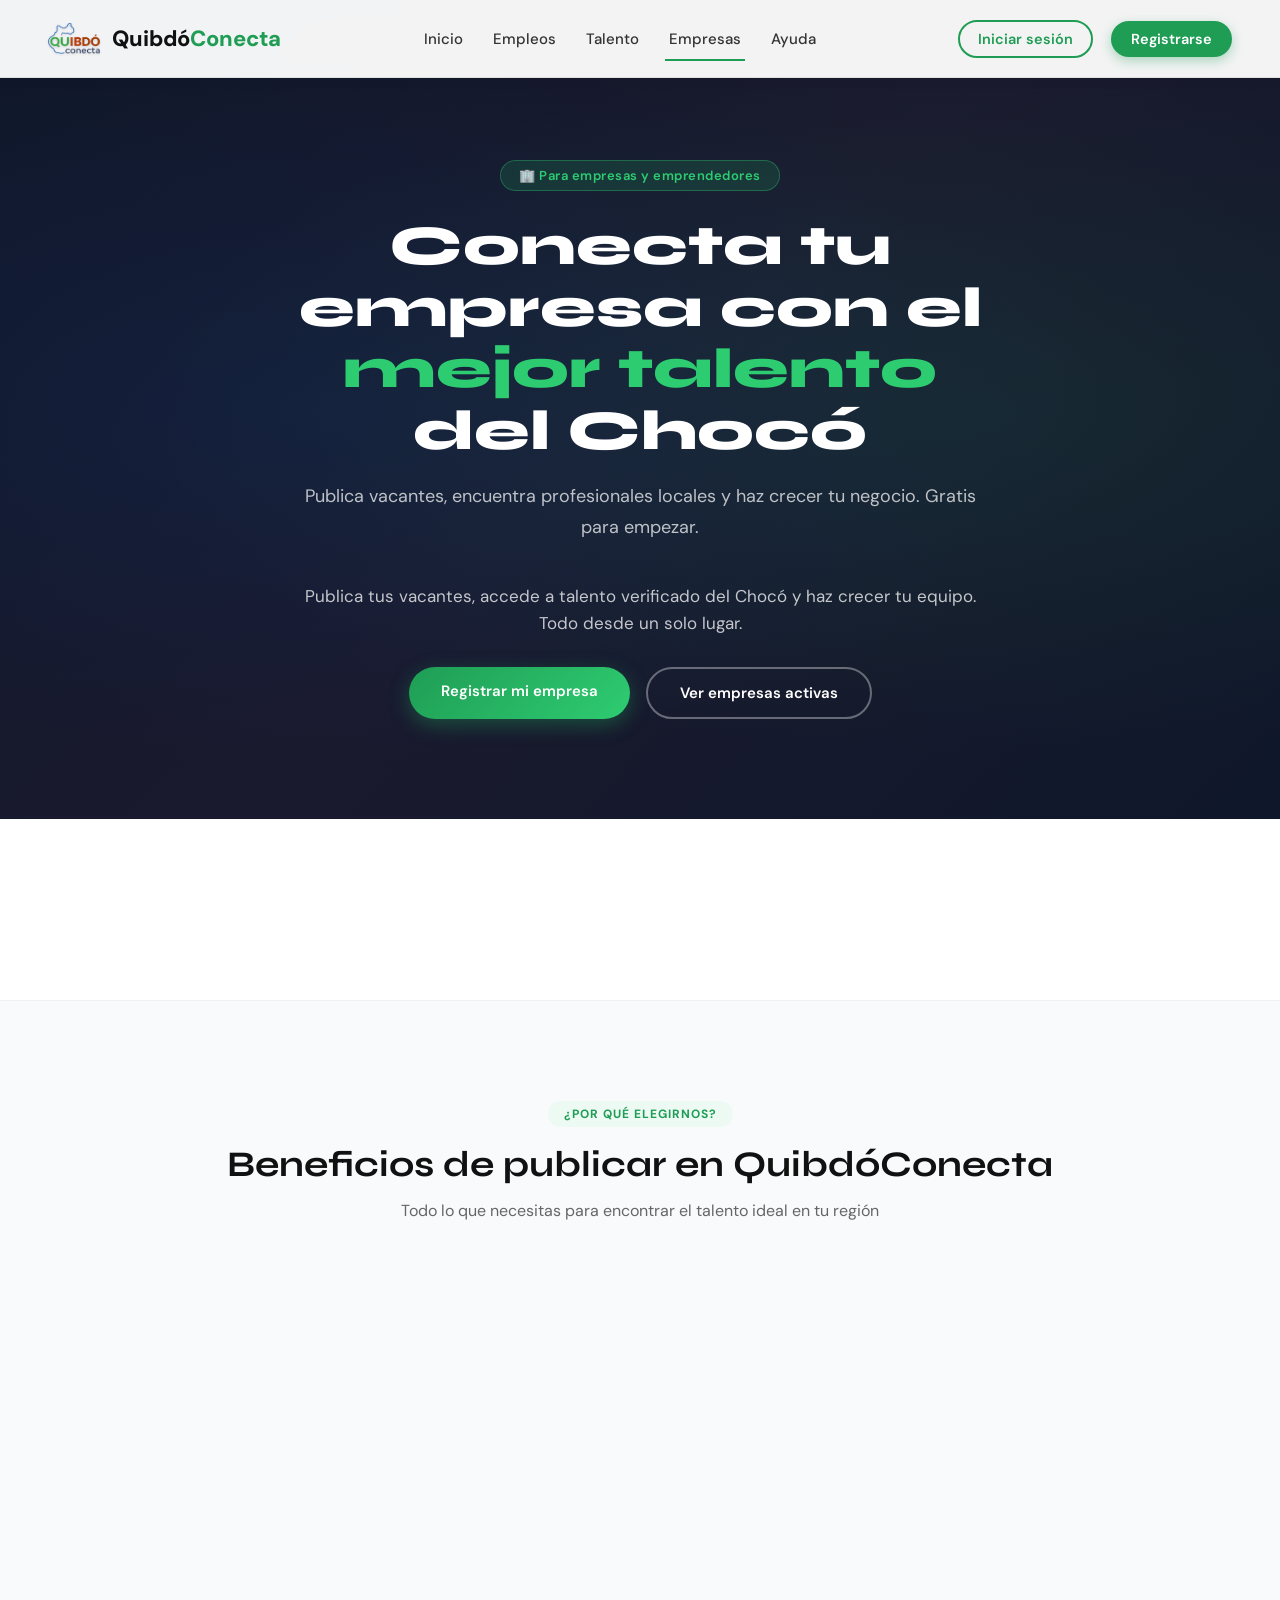
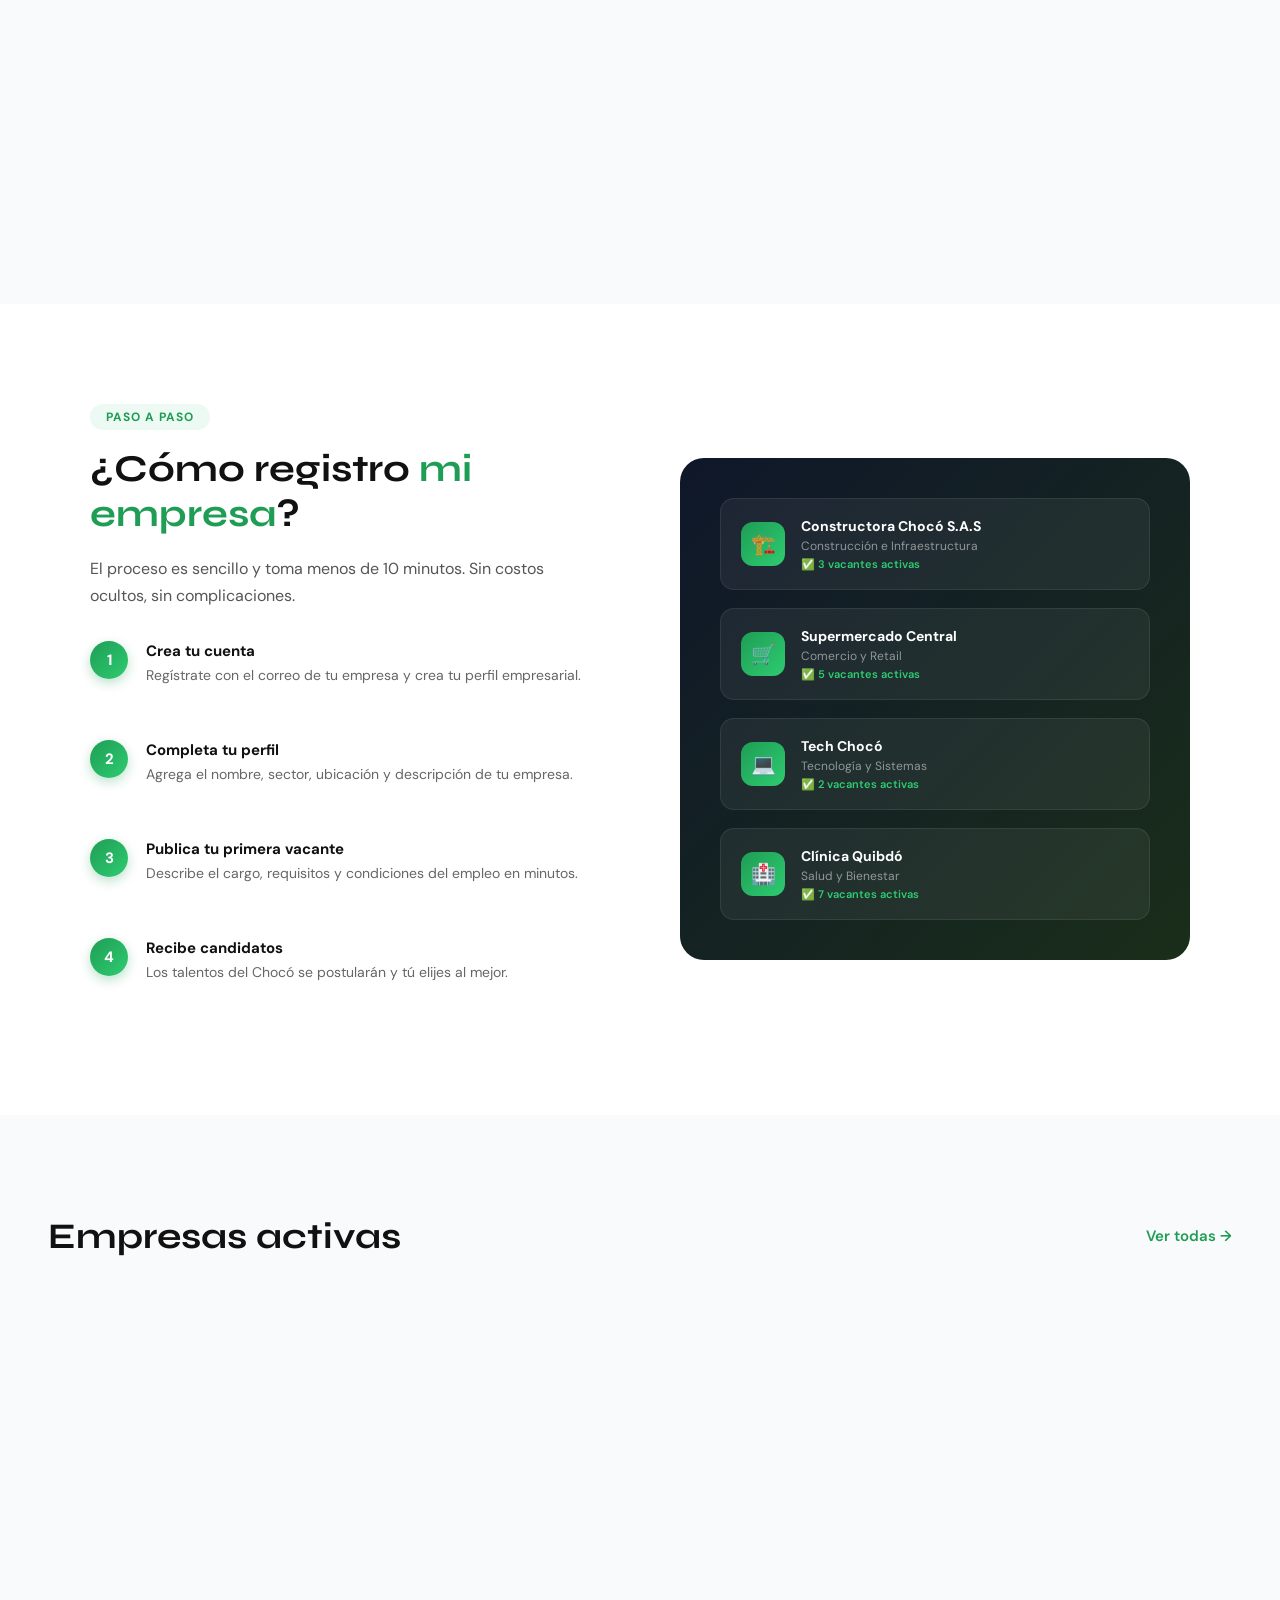
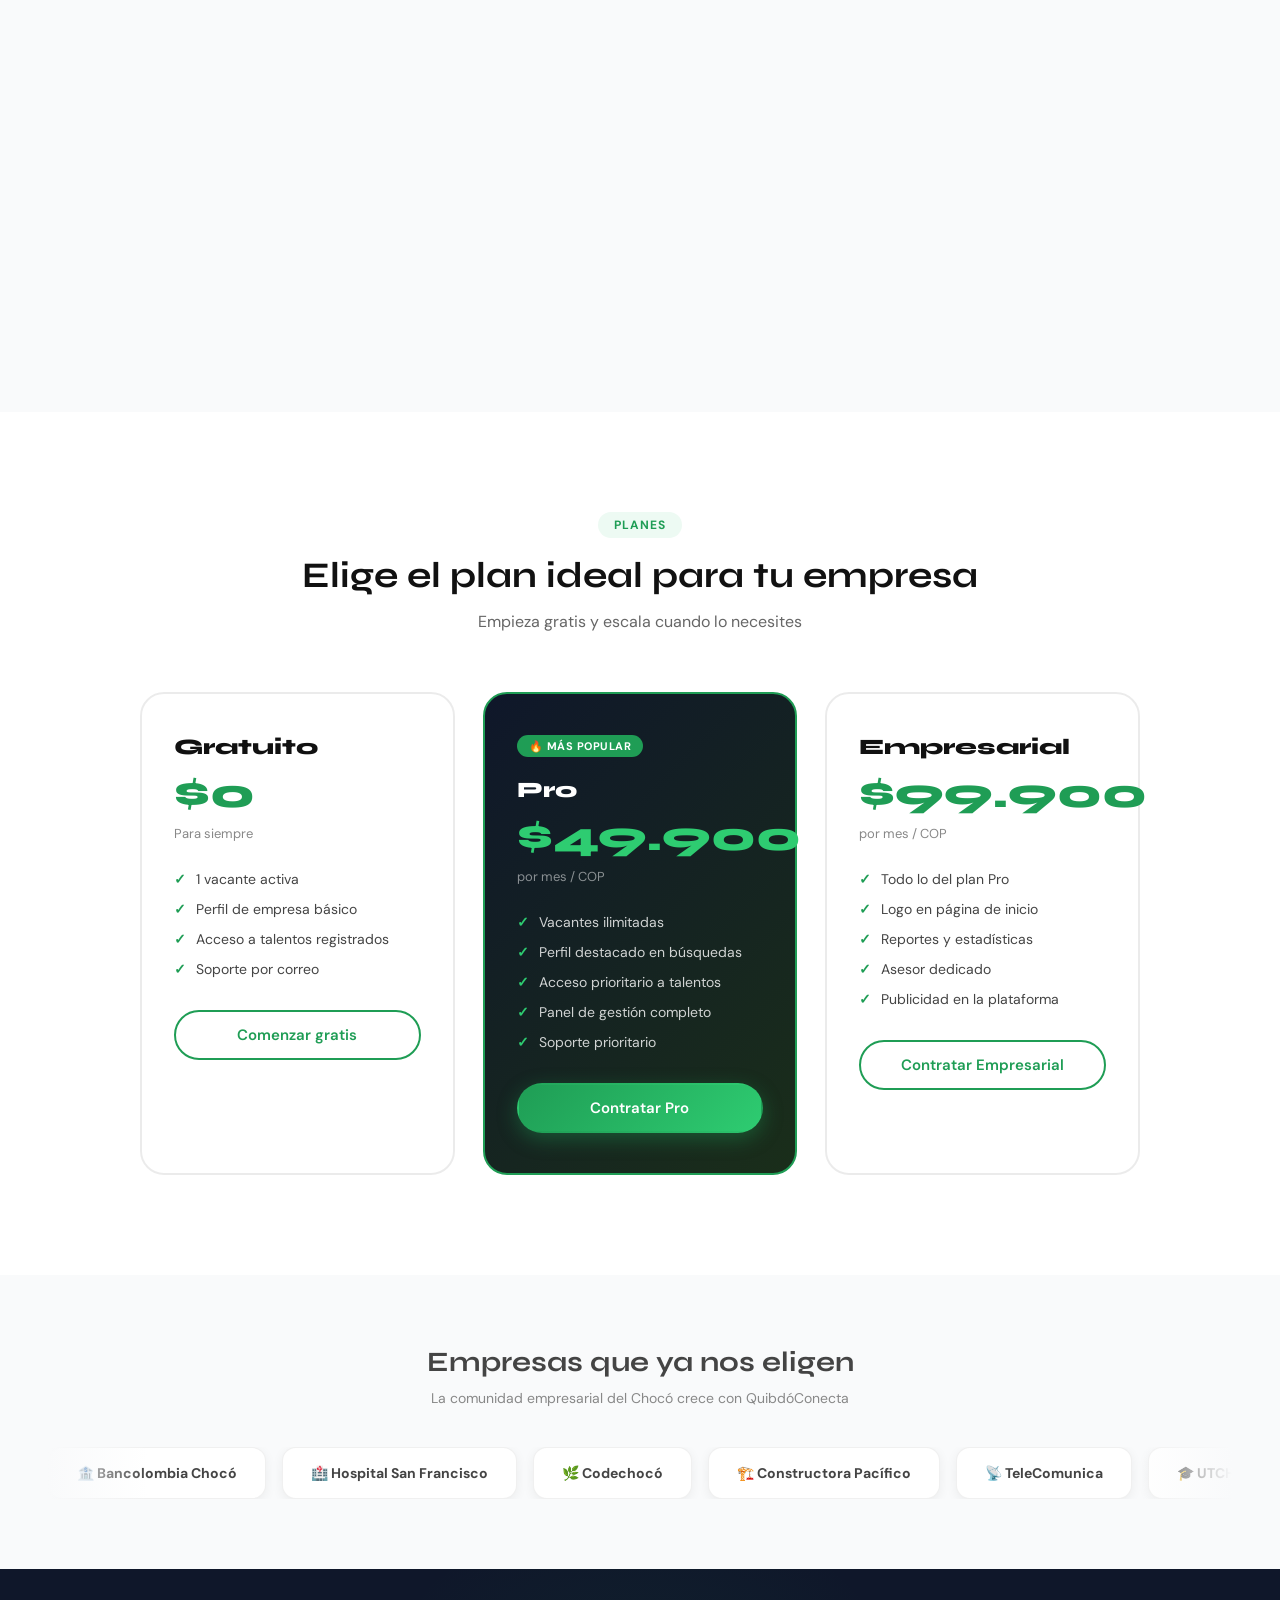
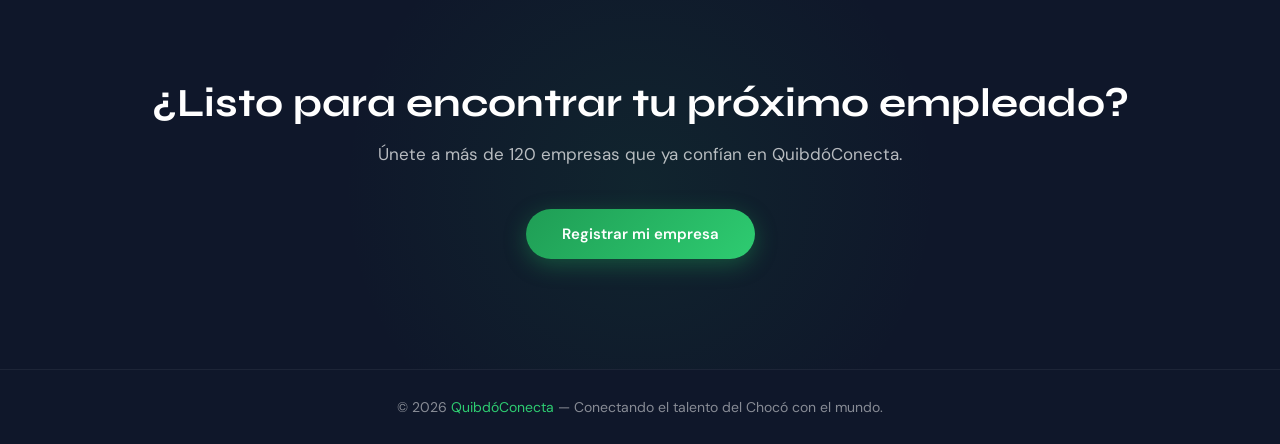
<file: Empresas.html>
<!DOCTYPE html>
<html lang="es">

<head>
    <meta charset="UTF-8">
    <meta name="viewport" content="width=device-width, initial-scale=1.0">
    <title>Empresas - Quibdó Conecta</title>
    <link rel="icon" href="Imagenes/quibdo1-removebg-preview.png">
    <link href="https://fonts.googleapis.com/css2?family=Syne:wght@700;800&family=DM+Sans:wght@400;500;600&display=swap"
        rel="stylesheet">
    <style>
        * {
            margin: 0;
            padding: 0;
            box-sizing: border-box;
        }

        body {
            font-family: 'DM Sans', Arial, sans-serif;
            background: #f9fafb;
            color: #111;
        }

        .navbar {
            position: fixed;
            top: 0;
            left: 0;
            width: 100%;
            height: 78px;
            display: flex;
            align-items: center;
            justify-content: space-between;
            padding: 0 48px;
            background: rgba(255, 255, 255, 0.95);
            backdrop-filter: blur(10px);
            border-bottom: 1px solid rgba(0, 0, 0, 0.08);
            box-shadow: 0 2px 12px rgba(0, 0, 0, 0.05);
            z-index: 1000;
            transition: box-shadow 0.3s;
        }

        .navbar.abajo {
            box-shadow: 0 4px 24px rgba(0, 0, 0, 0.13);
        }

        .nav-left {
            display: flex;
            align-items: center;
            gap: 12px;
        }

        .logo {
            width: 52px;
            height: auto;
            filter: drop-shadow(0 1px 1px rgba(0, 0, 0, 0.15));
        }

        .brand {
            font-size: 22px;
            font-weight: 800;
            color: #111;
        }

        .brand span {
            color: #1f9d55;
        }

        .nav-center {
            display: flex;
            align-items: center;
            gap: 22px;
            flex: 1;
            justify-content: center;
        }

        .nav-center a {
            color: #333;
            text-decoration: none;
            font-size: 15px;
            font-weight: 500;
            padding: 6px 4px;
            position: relative;
        }

        .nav-center a::after {
            content: "";
            position: absolute;
            left: 0;
            bottom: -6px;
            width: 0%;
            height: 2px;
            background: #1f9d55;
            transition: width 0.3s ease;
        }

        .nav-center a:hover::after,
        .nav-center a.active::after {
            width: 100%;
        }

        .nav-center .highlight {
            background: linear-gradient(135deg, #1f9d55, #2ecc71);
            color: white !important;
            padding: 9px 20px;
            border-radius: 25px;
            font-weight: 600;
            box-shadow: 0 4px 12px rgba(31, 157, 85, 0.35);
        }

        .nav-center .highlight::after {
            display: none;
        }

        .nav-right {
            display: flex;
            align-items: center;
            gap: 18px;
        }

        .login {
            color: #1f9d55;
            text-decoration: none;
            font-size: 14.5px;
            font-weight: 600;
            padding: 8px 18px;
            border: 2px solid #1f9d55;
            border-radius: 30px;
            transition: all 0.3s;
        }

        .login:hover {
            background: #1f9d55;
            color: white;
        }

        .register {
            background: #1f9d55;
            color: white;
            padding: 9px 20px;
            border-radius: 25px;
            text-decoration: none;
            font-weight: 600;
            font-size: 14.5px;
            box-shadow: 0 4px 12px rgba(31, 157, 85, 0.35);
        }

        .register:hover {
            background: #166f3d;
        }

        .hero-empresas {
            padding: 160px 48px 100px;
            background: linear-gradient(135deg, #0f172a 0%, #1a1a2e 50%, #0f172a 100%);
            text-align: center;
            position: relative;
            overflow: hidden;
        }

        .hero-empresas::before {
            content: '';
            position: absolute;
            inset: 0;
            background: radial-gradient(ellipse at 25% 50%, rgba(11, 58, 126, 0.2) 0%, transparent 60%),
                radial-gradient(ellipse at 75% 50%, rgba(31, 157, 85, 0.12) 0%, transparent 60%);
        }

        .hero-empresas-content {
            position: relative;
            z-index: 2;
            max-width: 700px;
            margin: 0 auto;
        }

        .hero-badge {
            display: inline-block;
            background: rgba(31, 157, 85, 0.2);
            border: 1px solid rgba(46, 204, 113, 0.35);
            color: #2ecc71;
            font-size: 13px;
            font-weight: 600;
            padding: 6px 18px;
            border-radius: 30px;
            margin-bottom: 24px;
            letter-spacing: 0.5px;
        }

        .hero-empresas h1 {
            font-family: 'Syne', sans-serif;
            font-size: 56px;
            font-weight: 800;
            color: white;
            line-height: 1.1;
            margin-bottom: 20px;
        }

        .hero-empresas h1 span {
            color: #2ecc71;
        }

        .hero-empresas p {
            font-size: 18px;
            color: rgba(255, 255, 255, 0.72);
            margin-bottom: 40px;
            line-height: 1.7;
        }

        .hero-btns {
            display: flex;
            gap: 16px;
            justify-content: center;
            flex-wrap: wrap;
        }

        .btn-verde {
            background: linear-gradient(135deg, #1f9d55, #2ecc71);
            color: white;
            padding: 14px 32px;
            border-radius: 30px;
            text-decoration: none;
            font-weight: 600;
            font-size: 15px;
            box-shadow: 0 6px 20px rgba(31, 157, 85, 0.4);
            transition: transform 0.2s, box-shadow 0.2s;
        }

        .btn-verde:hover {
            transform: translateY(-2px);
            box-shadow: 0 10px 28px rgba(31, 157, 85, 0.5);
        }

        .btn-outline {
            border: 2px solid rgba(255, 255, 255, 0.35);
            color: white;
            padding: 14px 32px;
            border-radius: 30px;
            text-decoration: none;
            font-weight: 600;
            font-size: 15px;
            transition: all 0.3s;
        }

        .btn-outline:hover {
            border-color: #2ecc71;
            color: #2ecc71;
        }

        .confianza {
            background: white;
            padding: 55px 48px;
            display: grid;
            grid-template-columns: repeat(auto-fit, minmax(160px, 1fr));
            gap: 30px;
            text-align: center;
            border-bottom: 1px solid rgba(0, 0, 0, 0.06);
        }

        .confianza-item h3 {
            font-family: 'Syne', sans-serif;
            font-size: 40px;
            font-weight: 800;
            color: #1f9d55;
        }

        .confianza-item p {
            font-size: 14px;
            color: #777;
            margin-top: 5px;
        }

        .beneficios {
            padding: 100px 48px;
            background: #f9fafb;
            text-align: center;
        }

        .section-label {
            display: inline-block;
            background: #edfaf3;
            color: #1f9d55;
            font-size: 12px;
            font-weight: 700;
            padding: 5px 16px;
            border-radius: 20px;
            text-transform: uppercase;
            letter-spacing: 1px;
            margin-bottom: 16px;
        }

        .beneficios h2 {
            font-family: 'Syne', sans-serif;
            font-size: 36px;
            margin-bottom: 14px;
        }

        .beneficios .subtitulo {
            color: #666;
            font-size: 16px;
            margin-bottom: 60px;
        }

        .beneficios-grid {
            display: grid;
            grid-template-columns: repeat(auto-fit, minmax(260px, 1fr));
            gap: 28px;
            max-width: 1100px;
            margin: 0 auto;
        }

        .beneficio-card {
            background: white;
            border-radius: 20px;
            padding: 36px 28px;
            box-shadow: 0 6px 24px rgba(0, 0, 0, 0.06);
            border: 1px solid rgba(0, 0, 0, 0.05);
            transition: all 0.3s;
            text-align: left;
        }

        .beneficio-card:hover {
            transform: translateY(-6px);
            box-shadow: 0 16px 40px rgba(0, 0, 0, 0.1);
        }

        .beneficio-icon {
            width: 52px;
            height: 52px;
            border-radius: 14px;
            background: linear-gradient(135deg, #edfaf3, #d4f5e2);
            display: flex;
            align-items: center;
            justify-content: center;
            font-size: 24px;
            margin-bottom: 20px;
        }

        .beneficio-card h3 {
            font-size: 17px;
            font-weight: 700;
            margin-bottom: 10px;
        }

        .beneficio-card p {
            font-size: 14px;
            color: #666;
            line-height: 1.65;
        }

        .como-registrarse {
            padding: 100px 48px;
            background: white;
        }

        .como-inner {
            max-width: 1100px;
            margin: 0 auto;
            display: grid;
            grid-template-columns: 1fr 1fr;
            gap: 80px;
            align-items: center;
        }

        .como-texto h2 {
            font-family: 'Syne', sans-serif;
            font-size: 38px;
            margin-bottom: 18px;
            line-height: 1.2;
        }

        .como-texto h2 span {
            color: #1f9d55;
        }

        .como-texto p {
            font-size: 16px;
            color: #555;
            line-height: 1.7;
            margin-bottom: 32px;
        }

        .pasos-lista {
            display: flex;
            flex-direction: column;
            gap: 22px;
        }

        .paso-item {
            display: flex;
            align-items: flex-start;
            gap: 18px;
        }

        .paso-num {
            width: 38px;
            height: 38px;
            flex-shrink: 0;
            background: linear-gradient(135deg, #1f9d55, #2ecc71);
            color: white;
            border-radius: 50%;
            font-size: 15px;
            font-weight: 700;
            display: flex;
            align-items: center;
            justify-content: center;
            box-shadow: 0 4px 12px rgba(31, 157, 85, 0.3);
        }

        .paso-texto h4 {
            font-size: 15px;
            font-weight: 700;
            margin-bottom: 4px;
        }

        .paso-texto p {
            font-size: 14px;
            color: #666;
            line-height: 1.5;
        }

        .como-visual {
            background: linear-gradient(135deg, #0f172a, #1a2e1a);
            border-radius: 24px;
            padding: 40px;
            display: flex;
            flex-direction: column;
            gap: 18px;
        }

        .mini-card {
            background: rgba(255, 255, 255, 0.06);
            border: 1px solid rgba(255, 255, 255, 0.08);
            border-radius: 14px;
            padding: 18px 20px;
            display: flex;
            align-items: center;
            gap: 16px;
            transition: all 0.3s;
        }

        .mini-card:hover {
            background: rgba(31, 157, 85, 0.1);
            border-color: rgba(31, 157, 85, 0.25);
        }

        .mini-card-icon {
            width: 44px;
            height: 44px;
            border-radius: 12px;
            background: linear-gradient(135deg, #1f9d55, #2ecc71);
            display: flex;
            align-items: center;
            justify-content: center;
            font-size: 20px;
            flex-shrink: 0;
        }

        .mini-card-info h4 {
            color: white;
            font-size: 14px;
            font-weight: 700;
            margin-bottom: 3px;
        }

        .mini-card-info p {
            color: rgba(255, 255, 255, 0.5);
            font-size: 12px;
        }

        .mini-card-info .activo {
            color: #2ecc71;
            font-size: 11px;
            font-weight: 600;
            margin-top: 3px;
        }

        .empresas-lista {
            padding: 100px 48px;
            background: #f9fafb;
        }

        .empresas-header {
            display: flex;
            justify-content: space-between;
            align-items: center;
            margin-bottom: 50px;
            flex-wrap: wrap;
            gap: 16px;
        }

        .empresas-header h2 {
            font-family: 'Syne', sans-serif;
            font-size: 36px;
        }

        .ver-todos {
            color: #1f9d55;
            font-weight: 600;
            text-decoration: none;
            font-size: 15px;
            border-bottom: 2px solid transparent;
            transition: border-color 0.2s;
        }

        .ver-todos:hover {
            border-color: #1f9d55;
        }

        .empresas-grid {
            display: grid;
            grid-template-columns: repeat(auto-fit, minmax(280px, 1fr));
            gap: 24px;
        }

        .empresa-card {
            background: white;
            border-radius: 20px;
            padding: 28px;
            border: 1px solid rgba(0, 0, 0, 0.07);
            box-shadow: 0 4px 16px rgba(0, 0, 0, 0.05);
            transition: all 0.3s;
            position: relative;
        }

        .empresa-card:hover {
            transform: translateY(-6px);
            box-shadow: 0 14px 40px rgba(0, 0, 0, 0.1);
        }

        .empresa-card .badge {
            position: absolute;
            top: 18px;
            right: 18px;
            background: #edfaf3;
            color: #1f9d55;
            font-size: 11px;
            font-weight: 700;
            padding: 4px 10px;
            border-radius: 20px;
        }

        .empresa-logo {
            width: 56px;
            height: 56px;
            border-radius: 14px;
            background: linear-gradient(135deg, #1f9d55, #2ecc71);
            display: flex;
            align-items: center;
            justify-content: center;
            font-size: 22px;
            margin-bottom: 16px;
            font-weight: 800;
            color: white;
        }

        .empresa-card h3 {
            font-size: 17px;
            font-weight: 700;
            margin-bottom: 5px;
        }

        .empresa-card .sector {
            color: #1f9d55;
            font-weight: 600;
            font-size: 13px;
            margin-bottom: 8px;
        }

        .empresa-card .ubicacion {
            font-size: 13px;
            color: #999;
            margin-bottom: 14px;
        }

        .empresa-card .vacantes {
            font-size: 13px;
            color: #555;
            margin-bottom: 18px;
            font-weight: 500;
        }

        .btn-ver-empresa {
            display: block;
            text-align: center;
            border: 2px solid #1f9d55;
            color: #1f9d55;
            padding: 10px;
            border-radius: 25px;
            font-weight: 600;
            font-size: 14px;
            text-decoration: none;
            transition: all 0.3s;
        }

        .btn-ver-empresa:hover {
            background: #1f9d55;
            color: white;
        }

        .planes {
            padding: 100px 48px;
            background: white;
            text-align: center;
        }

        .planes h2 {
            font-family: 'Syne', sans-serif;
            font-size: 36px;
            margin-bottom: 14px;
        }

        .planes .subtitulo {
            color: #666;
            font-size: 16px;
            margin-bottom: 60px;
        }

        .planes-grid {
            display: grid;
            grid-template-columns: repeat(auto-fit, minmax(280px, 1fr));
            gap: 28px;
            max-width: 1000px;
            margin: 0 auto;
        }

        .plan-card {
            border-radius: 24px;
            padding: 40px 32px;
            border: 2px solid rgba(0, 0, 0, 0.08);
            transition: all 0.3s;
            text-align: left;
            position: relative;
        }

        .plan-card:hover {
            transform: translateY(-6px);
            box-shadow: 0 16px 40px rgba(0, 0, 0, 0.1);
        }

        .plan-card.destacado {
            background: linear-gradient(135deg, #0f172a, #1a2e1a);
            border-color: #1f9d55;
            color: white;
        }

        .plan-badge {
            display: inline-block;
            background: #1f9d55;
            color: white;
            font-size: 11px;
            font-weight: 700;
            padding: 4px 12px;
            border-radius: 20px;
            margin-bottom: 20px;
            text-transform: uppercase;
            letter-spacing: 0.5px;
        }

        .plan-card h3 {
            font-family: 'Syne', sans-serif;
            font-size: 22px;
            font-weight: 800;
            margin-bottom: 8px;
        }

        .plan-precio {
            font-family: 'Syne', sans-serif;
            font-size: 42px;
            font-weight: 800;
            color: #1f9d55;
            margin-bottom: 6px;
        }

        .plan-card.destacado .plan-precio {
            color: #2ecc71;
        }

        .plan-periodo {
            font-size: 13px;
            color: #888;
            margin-bottom: 28px;
        }

        .plan-card.destacado .plan-periodo {
            color: rgba(255, 255, 255, 0.5);
        }

        .plan-features {
            list-style: none;
            display: flex;
            flex-direction: column;
            gap: 12px;
            margin-bottom: 32px;
        }

        .plan-features li {
            font-size: 14px;
            color: #444;
            display: flex;
            align-items: center;
            gap: 10px;
        }

        .plan-card.destacado .plan-features li {
            color: rgba(255, 255, 255, 0.8);
        }

        .plan-features li::before {
            content: '✓';
            color: #1f9d55;
            font-weight: 800;
            font-size: 14px;
            flex-shrink: 0;
        }

        .plan-card.destacado .plan-features li::before {
            color: #2ecc71;
        }

        .btn-plan {
            display: block;
            text-align: center;
            padding: 13px;
            border-radius: 25px;
            font-weight: 600;
            font-size: 15px;
            text-decoration: none;
            transition: all 0.3s;
            border: 2px solid #1f9d55;
            color: #1f9d55;
        }

        .btn-plan:hover {
            background: #1f9d55;
            color: white;
        }

        .plan-card.destacado .btn-plan {
            background: linear-gradient(135deg, #1f9d55, #2ecc71);
            color: white;
            border-color: transparent;
            box-shadow: 0 6px 20px rgba(31, 157, 85, 0.4);
        }

        .plan-card.destacado .btn-plan:hover {
            opacity: 0.9;
        }

        .final-cta {
            padding: 110px 48px;
            background: #0f172a;
            text-align: center;
            color: white;
            position: relative;
            overflow: hidden;
        }

        .final-cta::before {
            content: '';
            position: absolute;
            top: -80px;
            left: 50%;
            transform: translateX(-50%);
            width: 600px;
            height: 600px;
            background: radial-gradient(circle, rgba(31, 157, 85, 0.1) 0%, transparent 70%);
            pointer-events: none;
        }

        .final-cta h2 {
            font-family: 'Syne', sans-serif;
            font-size: 40px;
            margin-bottom: 16px;
            position: relative;
        }

        .final-cta p {
            color: rgba(255, 255, 255, 0.7);
            font-size: 17px;
            margin-bottom: 44px;
            position: relative;
        }

        .cta-buttons {
            display: flex;
            justify-content: center;
            gap: 18px;
            flex-wrap: wrap;
            position: relative;
        }

        .cta-primary {
            background: linear-gradient(135deg, #1f9d55, #2ecc71);
            color: white;
            padding: 15px 36px;
            border-radius: 30px;
            text-decoration: none;
            font-weight: 600;
            font-size: 15px;
            box-shadow: 0 6px 22px rgba(31, 157, 85, 0.4);
            transition: transform 0.2s, box-shadow 0.2s;
        }

        .cta-primary:hover {
            transform: translateY(-2px);
            box-shadow: 0 10px 30px rgba(31, 157, 85, 0.5);
        }

        .cta-secondary {
            border: 2px solid rgba(255, 255, 255, 0.3);
            color: white;
            padding: 15px 36px;
            border-radius: 30px;
            text-decoration: none;
            font-weight: 600;
            font-size: 15px;
            transition: all 0.3s;
        }

        .cta-secondary:hover {
            border-color: #2ecc71;
            color: #2ecc71;
        }

        footer {
            background: #0f172a;
            border-top: 1px solid rgba(255, 255, 255, 0.06);
            color: rgba(255, 255, 255, 0.5);
            text-align: center;
            padding: 28px 48px;
            font-size: 14px;
        }

        footer span {
            color: #2ecc71;
        }

        .hamburger {
            display: none;
            flex-direction: column;
            gap: 5px;
            cursor: pointer;
            background: none;
            border: none;
            padding: 4px;
        }

        .hamburger span {
            display: block;
            width: 26px;
            height: 2.5px;
            background: #111;
            border-radius: 4px;
            transition: all .35s;
        }

        .hamburger.open span:nth-child(1) {
            transform: translateY(7.5px) rotate(45deg);
        }

        .hamburger.open span:nth-child(2) {
            opacity: 0;
            transform: scaleX(0);
        }

        .hamburger.open span:nth-child(3) {
            transform: translateY(-7.5px) rotate(-45deg);
        }

        .mobile-menu {
            display: none;
            position: fixed;
            top: 78px;
            left: 0;
            width: 100%;
            background: white;
            border-bottom: 1px solid rgba(0, 0, 0, 0.08);
            box-shadow: 0 12px 32px rgba(0, 0, 0, 0.12);
            flex-direction: column;
            padding: 20px 24px;
            gap: 6px;
            z-index: 999;
            animation: slideDown .3s ease;
        }

        .mobile-menu.open {
            display: flex;
        }

        @keyframes slideDown {
            from {
                opacity: 0;
                transform: translateY(-12px)
            }

            to {
                opacity: 1;
                transform: translateY(0)
            }
        }

        .mobile-menu a {
            color: #333;
            text-decoration: none;
            font-size: 16px;
            font-weight: 500;
            padding: 12px 0;
            border-bottom: 1px solid rgba(0, 0, 0, 0.06);
        }

        .mobile-menu a:last-child {
            border-bottom: none;
        }

        .mobile-menu a.highlight-m {
            color: #1f9d55;
            font-weight: 700;
        }

        .mobile-auth {
            display: flex;
            gap: 12px;
            margin-top: 14px;
        }

        .mobile-auth a {
            flex: 1;
            text-align: center;
            padding: 11px;
            border-radius: 25px;
            font-weight: 600;
            font-size: 15px;
            text-decoration: none;
        }

        .mobile-auth .m-login {
            border: 2px solid #1f9d55;
            color: #1f9d55;
        }

        .mobile-auth .m-reg {
            background: #1f9d55;
            color: white;
        }

        .reveal {
            opacity: 0;
            transform: translateY(36px);
            transition: opacity .65s ease, transform .65s ease;
        }

        .reveal.visible {
            opacity: 1;
            transform: translateY(0);
        }

        .partners-band {
            padding: 70px 48px;
            background: #f9fafb;
            text-align: center;
            overflow: hidden;
        }

        .partners-band h2 {
            font-family: 'Syne', sans-serif;
            font-size: 28px;
            margin-bottom: 10px;
            color: #444;
        }

        .partners-band .sub {
            color: #888;
            font-size: 14px;
            margin-bottom: 40px;
        }

        .partners-track-wrap {
            overflow: hidden;
            position: relative;
        }

        .partners-track-wrap::before,
        .partners-track-wrap::after {
            content: '';
            position: absolute;
            top: 0;
            width: 100px;
            height: 100%;
            z-index: 2;
        }

        .partners-track-wrap::before {
            left: 0;
            background: linear-gradient(to right, #f9fafb, transparent);
        }

        .partners-track-wrap::after {
            right: 0;
            background: linear-gradient(to left, #f9fafb, transparent);
        }

        .partners-track {
            display: flex;
            gap: 16px;
            width: max-content;
            animation: scrollPartners 26s linear infinite;
        }

        .partners-track:hover {
            animation-play-state: paused;
        }

        @keyframes scrollPartners {
            from {
                transform: translateX(0)
            }

            to {
                transform: translateX(-50%)
            }
        }

        .p-chip {
            background: white;
            padding: 16px 28px;
            border-radius: 14px;
            font-weight: 700;
            font-size: 14px;
            color: #444;
            box-shadow: 0 3px 12px rgba(0, 0, 0, 0.06);
            border: 1px solid rgba(0, 0, 0, 0.06);
            white-space: nowrap;
            display: flex;
            align-items: center;
            gap: 8px;
            transition: all .3s;
        }

        .p-chip:hover {
            border-color: #1f9d55;
            color: #1f9d55;
        }

        @media (max-width: 1200px) {
            .hero-empresas h1 {
                font-size: 46px;
            }

            .navbar {
                padding: 0 32px;
            }
        }

        @media (max-width: 900px) {
            .hero-empresas {
                padding: 140px 32px 80px;
            }

            .hero-empresas h1 {
                font-size: 38px;
            }

            .como-inner {
                grid-template-columns: 1fr;
                gap: 40px;
            }
        }

        @media (max-width: 768px) {
            .navbar {
                padding: 0 20px;
            }

            .nav-center,
            .nav-right {
                display: none;
            }

            .hamburger {
                display: flex;
            }

            .hero-empresas {
                padding: 110px 20px 70px;
            }

            .hero-empresas h1 {
                font-size: 30px;
            }

            .beneficios,
            .empresas-lista,
            .planes,
            .final-cta,
            .como-registrarse {
                padding: 60px 20px;
            }

            .confianza {
                padding: 36px 20px;
            }

            .beneficios-grid,
            .empresas-grid {
                grid-template-columns: 1fr;
            }

            .planes-grid {
                grid-template-columns: 1fr;
            }

            .hero-btns {
                flex-direction: column;
                align-items: center;
            }

            .btn-verde,
            .btn-outline {
                width: 100%;
                text-align: center;
            }
        }

        @media (max-width: 600px) {
            .hero-empresas h1 {
                font-size: 26px;
            }

            .confianza {
                grid-template-columns: 1fr 1fr;
            }

            .section-header {
                flex-direction: column;
                align-items: flex-start;
            }
        }

        @media (max-width: 480px) {
            .hero-empresas h1 {
                font-size: 22px;
            }

            .confianza {
                grid-template-columns: 1fr;
            }

            .cta-buttons {
                flex-direction: column;
                align-items: center;
            }

            .cta-primary,
            .cta-secondary {
                width: 100%;
                text-align: center;
            }
        }
        
        .modal-empresa-ov {
            display: none; position: fixed; inset: 0;
            background: rgba(0,0,0,.55); z-index: 9999;
            align-items: center; justify-content: center; padding: 20px
        }
        .modal-empresa-ov.open { display: flex }
        .modal-empresa-box {
            background: #fff; border-radius: 20px; padding: 32px 28px;
            max-width: 440px; width: 100%; position: relative;
            box-shadow: 0 20px 60px rgba(0,0,0,.2); text-align: center;
            animation: slideUp .25s ease
        }
        @keyframes slideUp { from { transform: translateY(30px); opacity:0 } to { transform: translateY(0); opacity:1 } }
        .modal-empresa-close {
            position: absolute; top: 14px; right: 14px;
            background: #f5f5f5; border: none; border-radius: 50%;
            width: 32px; height: 32px; font-size: 16px; cursor: pointer;
            display: flex; align-items: center; justify-content: center;
            transition: background .2s
        }
        .modal-empresa-close:hover { background: #ffe0e0 }
        .meb-logo {
            width: 72px; height: 72px; border-radius: 16px;
            background: linear-gradient(135deg, #1c5c32, #2d8a50);
            color: white; font-size: 22px; font-weight: 900;
            display: flex; align-items: center; justify-content: center;
            margin: 0 auto 12px; font-family: 'Cabinet Grotesk', sans-serif
        }
        .meb-badges { display: flex; flex-wrap: wrap; justify-content: center; gap: 6px; margin-bottom: 10px }
        .meb-badge {
            display: inline-flex; align-items: center; gap: 4px;
            padding: 4px 12px; border-radius: 20px; font-size: 12px; font-weight: 700
        }
        .meb-badge.verif { background: #e8f5e9; color: #1c5c32; border: 1px solid #a5d6a7 }
        .meb-badge.dest  { background: #fff8e1; color: #b7791f; border: 1px solid #f6d860 }
        .meb-nombre { font-size: 20px; font-weight: 800; color: #0e0e0e; margin-bottom: 4px }
        .meb-sector { font-size: 14px; color: #888; margin-bottom: 6px }
        .meb-loc    { font-size: 13px; color: #555; margin-bottom: 12px }
        .meb-desc   { font-size: 14px; color: #444; line-height: 1.6; margin-bottom: 16px; text-align: left }
        .meb-vacantes {
            display: inline-block; padding: 8px 18px; border-radius: 30px;
            background: #f0fdf4; color: #1c5c32; font-weight: 700; font-size: 14px;
            border: 1px solid #a5d6a7; margin-bottom: 18px
        }
        .meb-btn {
            display: block; padding: 12px 24px; border-radius: 12px;
            background: linear-gradient(135deg, #1c5c32, #2d8a50);
            color: white; text-decoration: none; font-weight: 800; font-size: 14px;
            transition: opacity .2s
        }
        .meb-btn:hover { opacity: .85 }
    </style>
</head>

<body>

    <header class="navbar">
        <div class="nav-left">
            <img src="Imagenes/Quibdo.png" alt="Quibdó Conecta" class="logo">
            <span class="brand">Quibdó<span>Conecta</span></span>
        </div>
        <nav class="nav-center">
            <a href="index.html">Inicio</a>
            <a href="Empleo.html">Empleos</a>
            <a href="talentos.php">Talento</a>
            <a href="Empresas.html" class="active">Empresas</a>
                        <a href="Ayuda.html">Ayuda</a>
        </nav>
        <div class="nav-right">
            <a href="inicio_sesion.php" class="login">Iniciar sesión</a>
            <a href="registro.php" class="register">Registrarse</a>
        </div>
        <button class="hamburger" id="hamburger" aria-label="Menú"><span></span><span></span><span></span></button>
    </header>

    <div class="mobile-menu" id="mobileMenu">
        <a href="index.html">🏠 Inicio</a>
        <a href="Empleo.html">💼 Empleos</a>
        <a href="talentos.php">🌟 Talento</a>
        <a href="Empresas.html">🏢 Empresas</a>
                <a href="Ayuda.html">❓ Ayuda</a>
        <div class="mobile-auth"><a href="inicio_sesion.php" class="m-login">Iniciar sesión</a><a href="registro.php"
                class="m-reg">Registrarse</a></div>
    </div>

    <section class="hero-empresas">
        <div class="hero-empresas-content">
            <span class="hero-badge">🏢 Para empresas y emprendedores</span>
            <h1>Conecta tu empresa con el <span>mejor talento</span> del Chocó</h1>
            <p>Publica vacantes, encuentra profesionales locales y haz crecer tu negocio. Gratis para empezar.</p>
            
            <p style="font-size:17px;color:rgba(255,255,255,0.75);margin-bottom:30px;line-height:1.6;">Publica tus
                vacantes, accede a talento verificado del Chocó y haz crecer tu equipo. Todo desde un solo lugar.</p>
            <div class="hero-btns">
                <a href="registro.php" class="btn-verde">Registrar mi empresa</a>
                <a href="#empresas" class="btn-outline">Ver empresas activas</a>
            </div>
        </div>
    </section>

    <div class="confianza">
        <div class="confianza-item reveal">
            <h3>+120</h3>
            <p>Empresas registradas</p>
        </div>
        <div class="confianza-item reveal">
            <h3>+300</h3>
            <p>Vacantes publicadas</p>
        </div>
        <div class="confianza-item reveal">
            <h3>+500</h3>
            <p>Talentos disponibles</p>
        </div>
        <div class="confianza-item reveal">
            <h3>+50</h3>
            <p>Municipios del Chocó</p>
        </div>
        <div class="confianza-item reveal">
            <h3>98%</h3>
            <p>Empresas satisfechas</p>
        </div>
    </div>

    <section class="beneficios">
        <span class="section-label">¿Por qué elegirnos?</span>
        <h2>Beneficios de publicar en QuibdóConecta</h2>
        <p class="subtitulo">Todo lo que necesitas para encontrar el talento ideal en tu región</p>

        <div class="beneficios-grid">
            <div class="beneficio-card reveal">
                <div class="beneficio-icon">🎯</div>
                <h3>Talento local y verificado</h3>
                <p>Accede a profesionales del Chocó que conocen la región y están listos para trabajar contigo.</p>
            </div>
            <div class="beneficio-card reveal">
                <div class="beneficio-icon">⚡</div>
                <h3>Publicación rápida</h3>
                <p>Publica una vacante en menos de 5 minutos y empieza a recibir candidatos el mismo día.</p>
            </div>
            <div class="beneficio-card reveal">
                <div class="beneficio-icon">📊</div>
                <h3>Visibilidad real</h3>
                <p>Tu empresa aparece ante cientos de talentos activos que buscan oportunidades en la región.</p>
            </div>
            <div class="beneficio-card reveal">
                <div class="beneficio-icon">🤝</div>
                <h3>Conexión directa</h3>
                <p>Contacta directamente con los candidatos sin intermediarios ni costos adicionales.</p>
            </div>
            <div class="beneficio-card reveal">
                <div class="beneficio-icon">🌿</div>
                <h3>Impacto social</h3>
                <p>Al contratar local ayudas a reducir el desempleo y a fortalecer la economía del Chocó.</p>
            </div>
            <div class="beneficio-card reveal">
                <div class="beneficio-icon">📱</div>
                <h3>Panel de gestión</h3>
                <p>Administra tus vacantes, revisa candidatos y gestiona tus procesos desde un solo lugar.</p>
            </div>
        </div>
    </section>

    <section class="como-registrarse">
        <div class="como-inner">
            <div class="como-texto">
                <span class="section-label">Paso a paso</span>
                <h2>¿Cómo registro <span>mi empresa</span>?</h2>
                <p>El proceso es sencillo y toma menos de 10 minutos. Sin costos ocultos, sin complicaciones.</p>

                <div class="pasos-lista">
                    <div class="paso-item">
                        <div class="paso-num">1</div>
                        <div class="paso-texto">
                            <h4>Crea tu cuenta</h4>
                            <p>Regístrate con el correo de tu empresa y crea tu perfil empresarial.</p>
                        </div>
                    </div>
                    <div class="paso-item">
                        <div class="paso-num">2</div>
                        <div class="paso-texto">
                            <h4>Completa tu perfil</h4>
                            <p>Agrega el nombre, sector, ubicación y descripción de tu empresa.</p>
                        </div>
                    </div>
                    <div class="paso-item">
                        <div class="paso-num">3</div>
                        <div class="paso-texto">
                            <h4>Publica tu primera vacante</h4>
                            <p>Describe el cargo, requisitos y condiciones del empleo en minutos.</p>
                        </div>
                    </div>
                    <div class="paso-item">
                        <div class="paso-num">4</div>
                        <div class="paso-texto">
                            <h4>Recibe candidatos</h4>
                            <p>Los talentos del Chocó se postularán y tú elijes al mejor.</p>
                        </div>
                    </div>
                </div>
            </div>

            <div class="como-visual">
                <div class="mini-card">
                    <div class="mini-card-icon">🏗️</div>
                    <div class="mini-card-info">
                        <h4>Constructora Chocó S.A.S</h4>
                        <p>Construcción e Infraestructura</p>
                        <p class="activo">✅ 3 vacantes activas</p>
                    </div>
                </div>
                <div class="mini-card">
                    <div class="mini-card-icon">🛒</div>
                    <div class="mini-card-info">
                        <h4>Supermercado Central</h4>
                        <p>Comercio y Retail</p>
                        <p class="activo">✅ 5 vacantes activas</p>
                    </div>
                </div>
                <div class="mini-card">
                    <div class="mini-card-icon">💻</div>
                    <div class="mini-card-info">
                        <h4>Tech Chocó</h4>
                        <p>Tecnología y Sistemas</p>
                        <p class="activo">✅ 2 vacantes activas</p>
                    </div>
                </div>
                <div class="mini-card">
                    <div class="mini-card-icon">🏥</div>
                    <div class="mini-card-info">
                        <h4>Clínica Quibdó</h4>
                        <p>Salud y Bienestar</p>
                        <p class="activo">✅ 7 vacantes activas</p>
                    </div>
                </div>
            </div>
        </div>
    </section>

    <section class="empresas-lista" id="empresas">
        <div class="empresas-header">
            <h2>Empresas activas</h2>
            <a href="#" class="ver-todos">Ver todas →</a>
        </div>

        <div class="empresas-grid">
            <div class="empresa-card reveal" data-nombre="Constructora Chocó S.A.S" data-sector="Construcción e Infraestructura" data-lugar="Quibdó, Chocó" data-vacantes="3" data-verificada="1" data-destacada="1" data-desc="Empresa líder en construcción e infraestructura en el departamento del Chocó. Más de 10 años de experiencia en proyectos residenciales y de obra pública.">
                <span class="badge">⭐ Destacada</span>
                <div class="empresa-logo">CC</div>
                <h3>Constructora Chocó S.A.S</h3>
                <p class="sector">Construcción e Infraestructura</p>
                <p class="ubicacion">📍 Quibdó, Chocó</p>
                <p class="vacantes">💼 3 vacantes abiertas</p>
                <a href="#" class="btn-ver-empresa">Ver empresa</a>
            </div>

            <div class="empresa-card reveal" data-nombre="Tech Chocó" data-sector="Tecnología y Sistemas" data-lugar="Quibdó, Chocó" data-vacantes="2" data-verificada="1" data-destacada="1" data-desc="Empresa de tecnología enfocada en soluciones digitales para el Chocó. Desarrollamos software, apps y sistemas para negocios locales y entidades públicas.">
                <span class="badge">⭐ Destacada</span>
                <div class="empresa-logo" style="background: linear-gradient(135deg, #0b3a7e, #1e6fd9);">TC</div>
                <h3>Tech Chocó</h3>
                <p class="sector">Tecnología y Sistemas</p>
                <p class="ubicacion">📍 Quibdó, Chocó</p>
                <p class="vacantes">💼 2 vacantes abiertas</p>
                <a href="#" class="btn-ver-empresa">Ver empresa</a>
            </div>

            <div class="empresa-card reveal" data-nombre="Supermercado Central" data-sector="Comercio y Retail" data-lugar="Quibdó, Chocó" data-vacantes="5" data-verificada="0" data-destacada="0" data-desc="Cadena de supermercados con presencia en Quibdó y municipios del Chocó. Amplia variedad de productos locales e importados.">
                <div class="empresa-logo" style="background: linear-gradient(135deg, #c0392b, #e74c3c);">SC</div>
                <h3>Supermercado Central</h3>
                <p class="sector">Comercio y Retail</p>
                <p class="ubicacion">📍 Quibdó, Chocó</p>
                <p class="vacantes">💼 5 vacantes abiertas</p>
                <a href="#" class="btn-ver-empresa">Ver empresa</a>
            </div>

            <div class="empresa-card reveal" data-nombre="Clínica Quibdó" data-sector="Salud y Bienestar" data-lugar="Quibdó, Chocó" data-vacantes="7" data-verificada="1" data-destacada="0" data-desc="Institución prestadora de salud con servicios de medicina general, especialidades y urgencias. Comprometida con la salud de las comunidades chocoanas.">
                <div class="empresa-logo" style="background: linear-gradient(135deg, #7c3aed, #a855f7);">CQ</div>
                <h3>Clínica Quibdó</h3>
                <p class="sector">Salud y Bienestar</p>
                <p class="ubicacion">📍 Quibdó, Chocó</p>
                <p class="vacantes">💼 7 vacantes abiertas</p>
                <a href="#" class="btn-ver-empresa">Ver empresa</a>
            </div>

            <div class="empresa-card reveal" data-nombre="Institución Educativa del Chocó" data-sector="Educación" data-lugar="Chocó" data-vacantes="4" data-verificada="1" data-destacada="0" data-desc="Institución educativa pública comprometida con la formación integral de niños y jóvenes del departamento. Ofrecemos bachillerato académico y técnico.">
                <div class="empresa-logo" style="background: linear-gradient(135deg, #e67e22, #f39c12);">IE</div>
                <h3>Institución Educativa del Chocó</h3>
                <p class="sector">Educación</p>
                <p class="ubicacion">📍 Chocó</p>
                <p class="vacantes">💼 4 vacantes abiertas</p>
                <a href="#" class="btn-ver-empresa">Ver empresa</a>
            </div>

            <div class="empresa-card reveal" data-nombre="Restaurante Local Pacífico" data-sector="Gastronomía y Turismo" data-lugar="Quibdó, Chocó" data-vacantes="2" data-verificada="0" data-destacada="0" data-desc="Restaurante especializado en gastronomía del Pacífico colombiano. Ofrecemos platos típicos chocoanos en un ambiente acogedor y auténtico.">
                <div class="empresa-logo" style="background: linear-gradient(135deg, #16a085, #1abc9c);">RL</div>
                <h3>Restaurante Local Pacífico</h3>
                <p class="sector">Gastronomía y Turismo</p>
                <p class="ubicacion">📍 Quibdó, Chocó</p>
                <p class="vacantes">💼 2 vacantes abiertas</p>
                <a href="#" class="btn-ver-empresa">Ver empresa</a>
            </div>
        </div>
    </section>

    <div class="modal-empresa-ov" id="modalEmpresaOv">
        <div class="modal-empresa-box">
            <button class="modal-empresa-close" id="modalEmpresaClose">✕</button>
            <div class="meb-logo" id="mebLogo">CC</div>
            <div class="meb-badges" id="mebBadges"></div>
            <h2 class="meb-nombre" id="mebNombre">Empresa</h2>
            <p class="meb-sector" id="mebSector">Sector</p>
            <p class="meb-loc" id="mebLoc">📍 Ubicación</p>
            <p class="meb-desc" id="mebDesc">Descripción</p>
            <div class="meb-vacantes" id="mebVacantes">💼 0 vacantes</div>
            <a href="Empleo.html" class="meb-btn">Ver empleos disponibles →</a>
        </div>
    </div>

    <section class="planes">
        <span class="section-label">Planes</span>
        <h2>Elige el plan ideal para tu empresa</h2>
        <p class="subtitulo">Empieza gratis y escala cuando lo necesites</p>

        <div class="planes-grid">
            <div class="plan-card reveal">
                <h3>Gratuito</h3>
                <div class="plan-precio">$0</div>
                <p class="plan-periodo">Para siempre</p>
                <ul class="plan-features">
                    <li>1 vacante activa</li>
                    <li>Perfil de empresa básico</li>
                    <li>Acceso a talentos registrados</li>
                    <li>Soporte por correo</li>
                </ul>
                <a href="registro.php" class="btn-plan">Comenzar gratis</a>
            </div>

            <div class="plan-card destacado">
                <span class="plan-badge">🔥 Más popular</span>
                <h3>Pro</h3>
                <div class="plan-precio">$49.900</div>
                <p class="plan-periodo">por mes / COP</p>
                <ul class="plan-features">
                    <li>Vacantes ilimitadas</li>
                    <li>Perfil destacado en búsquedas</li>
                    <li>Acceso prioritario a talentos</li>
                    <li>Panel de gestión completo</li>
                    <li>Soporte prioritario</li>
                </ul>
                <a href="registro.php" class="btn-plan">Contratar Pro</a>
            </div>

            <div class="plan-card reveal">
                <h3>Empresarial</h3>
                <div class="plan-precio">$99.900</div>
                <p class="plan-periodo">por mes / COP</p>
                <ul class="plan-features">
                    <li>Todo lo del plan Pro</li>
                    <li>Logo en página de inicio</li>
                    <li>Reportes y estadísticas</li>
                    <li>Asesor dedicado</li>
                    <li>Publicidad en la plataforma</li>
                </ul>
                <a href="registro.php" class="btn-plan">Contratar Empresarial</a>
            </div>
        </div>
    </section>

    <section class="partners-band">
        <h2 class="reveal">Empresas que ya nos eligen</h2>
        <p class="sub reveal">La comunidad empresarial del Chocó crece con QuibdóConecta</p>
        <div class="partners-track-wrap">
            <div class="partners-track">
                <div class="p-chip">🏦 Bancolombia Chocó</div>
                <div class="p-chip">🏥 Hospital San Francisco</div>
                <div class="p-chip">🌿 Codechocó</div>
                <div class="p-chip">🏗️ Constructora Pacífico</div>
                <div class="p-chip">📡 TeleComunica</div>
                <div class="p-chip">🎓 UTCH</div>
                <div class="p-chip">🛒 Almacén Éxito</div>
                <div class="p-chip">🚌 TransChocó</div>
                <div class="p-chip">🌊 Ecoturismo Pacífico</div>
                <div class="p-chip">🏛️ Gobernación del Chocó</div>
                <div class="p-chip">🏦 Bancolombia Chocó</div>
                <div class="p-chip">🏥 Hospital San Francisco</div>
                <div class="p-chip">🌿 Codechocó</div>
                <div class="p-chip">🏗️ Constructora Pacífico</div>
                <div class="p-chip">📡 TeleComunica</div>
                <div class="p-chip">🎓 UTCH</div>
                <div class="p-chip">🛒 Almacén Éxito</div>
                <div class="p-chip">🚌 TransChocó</div>
                <div class="p-chip">🌊 Ecoturismo Pacífico</div>
                <div class="p-chip">🏛️ Gobernación del Chocó</div>
            </div>
        </div>
    </section>

    <section class="final-cta">
        <h2>¿Listo para encontrar tu próximo empleado?</h2>
        <p>Únete a más de 120 empresas que ya confían en QuibdóConecta.</p>
        <div class="cta-buttons">
            <a href="registro.php" class="cta-primary">Registrar mi empresa</a>
            
        </div>
    </section>

    <footer>
        <p>© 2026 <span>QuibdóConecta</span> — Conectando el talento del Chocó con el mundo.</p>
    </footer>

    <script>
        window.addEventListener("scroll", () => { document.querySelector(".navbar").classList.toggle("abajo", window.scrollY > 50); });

        const ham = document.querySelector('#hamburger') || document.createElement('button');
        const mob = document.querySelector('#mobileMenu') || document.createElement('div');
        if (document.getElementById('hamburger')) {
            ham.addEventListener('click', () => { ham.classList.toggle('open'); mob.classList.toggle('open'); });
            document.addEventListener('click', e => { if (!ham.contains(e.target) && !mob.contains(e.target)) { ham.classList.remove('open'); mob.classList.remove('open'); } });
        }
        
        (function () {
            const reveals = document.querySelectorAll('.reveal');
            if (!reveals.length) return;
            const obs = new IntersectionObserver((entries) => {
                entries.forEach(e => {
                    if (e.isIntersecting) { e.target.classList.add('visible'); }
                    else { const r = e.target.getBoundingClientRect(); if (r.top < 0) { e.target.classList.remove('visible'); } }
                });
            }, { threshold: 0.12 });
            reveals.forEach(el => obs.observe(el));
        })();

        const empOv    = document.getElementById('modalEmpresaOv');
        const empClose = document.getElementById('modalEmpresaClose');
        empClose.addEventListener('click', () => empOv.classList.remove('open'));
        empOv.addEventListener('click', e => { if (e.target === empOv) empOv.classList.remove('open'); });
        document.addEventListener('keydown', e => { if (e.key === 'Escape') empOv.classList.remove('open'); });

        document.querySelectorAll('.btn-ver-empresa').forEach(btn => {
            btn.addEventListener('click', e => {
                e.preventDefault();
                const card = btn.closest('.empresa-card');
                const d = card.dataset;

                const logoEl = card.querySelector('.empresa-logo');
                const mebLogo = document.getElementById('mebLogo');
                mebLogo.textContent = logoEl.textContent;
                mebLogo.style.cssText = `width:72px;height:72px;border-radius:16px;color:white;font-size:22px;font-weight:900;display:flex;align-items:center;justify-content:center;margin:0 auto 12px;font-family:'Cabinet Grotesk',sans-serif;background:${logoEl.style.background || 'linear-gradient(135deg,#1c5c32,#2d8a50)'}`;

                const badges = document.getElementById('mebBadges');
                badges.innerHTML = '';
                if (d.verificada === '1') badges.innerHTML += '<span class="meb-badge verif">✅ Empresa Verificada</span>';
                if (d.destacada === '1')  badges.innerHTML += '<span class="meb-badge dest">⭐ Destacada</span>';

                document.getElementById('mebNombre').textContent  = d.nombre;
                document.getElementById('mebSector').textContent  = d.sector;
                document.getElementById('mebLoc').textContent     = '📍 ' + d.lugar;
                document.getElementById('mebDesc').textContent    = d.desc;
                document.getElementById('mebVacantes').textContent = '💼 ' + d.vacantes + ' vacante' + (d.vacantes == 1 ? '' : 's') + ' abierta' + (d.vacantes == 1 ? '' : 's');

                empOv.classList.add('open');
            });
        });

    </script>

<script src="js/sesion_widget.js"></script>
</html>
</file>
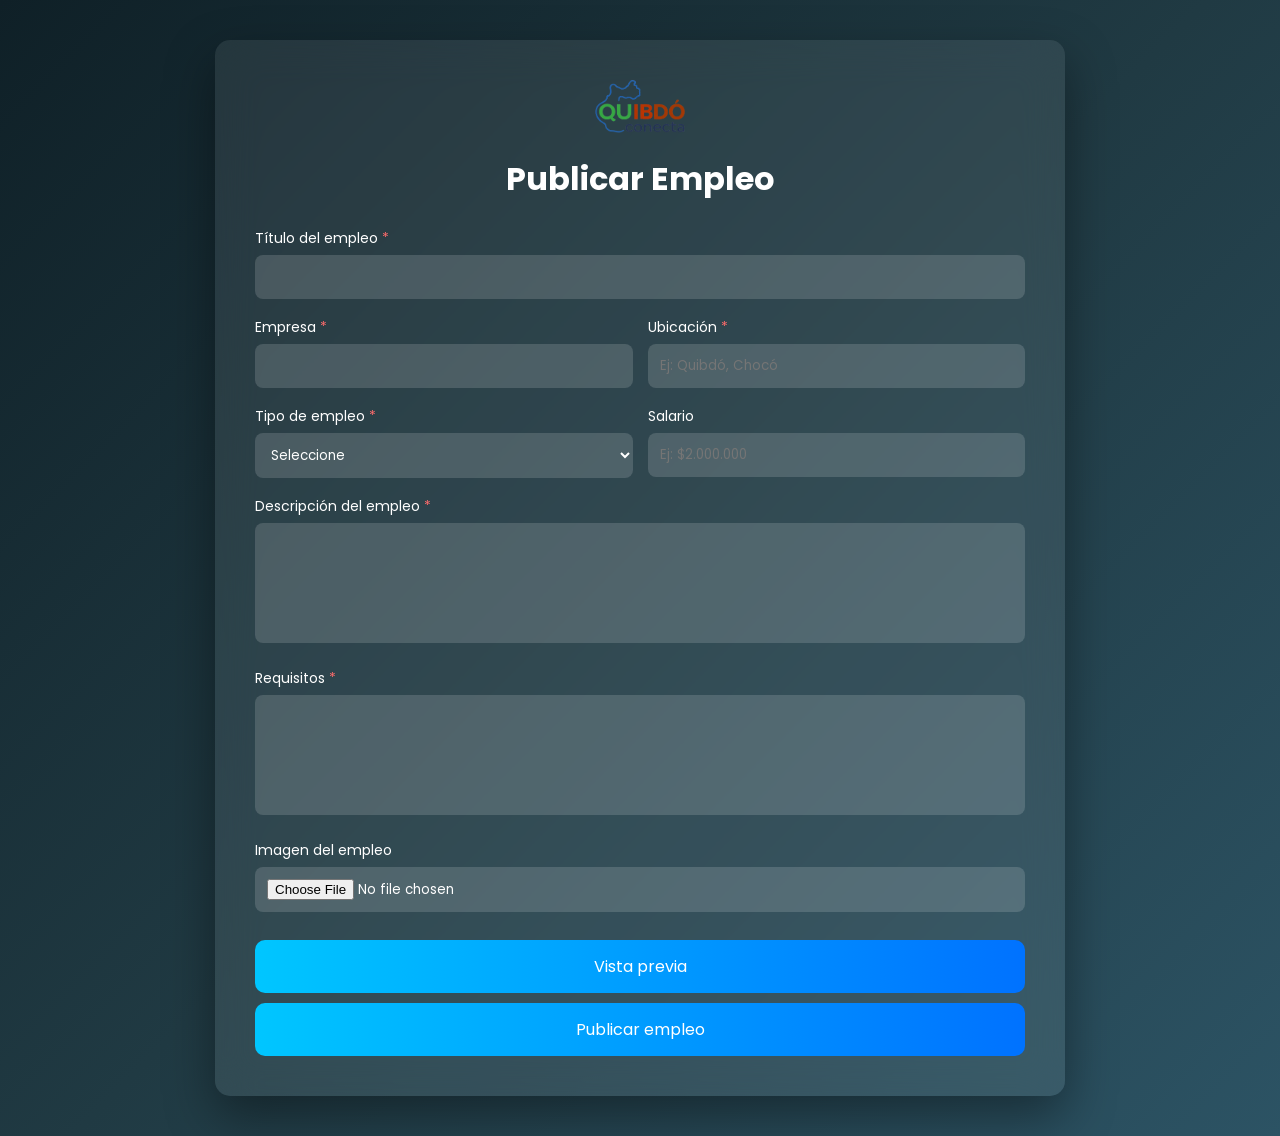
<file: publicar-empleo.html>
<!DOCTYPE html>
<html lang="es">
<head>

<meta charset="UTF-8">
<meta name="viewport" content="width=device-width, initial-scale=1.0">

<title>Publicar empleo | Quibdó Conecta</title>

<link href="https://fonts.googleapis.com/css2?family=Poppins:wght@300;400;500;600&display=swap" rel="stylesheet">

<style>

*{
margin:0;
padding:0;
box-sizing:border-box;
font-family:"Poppins",sans-serif;
}

body{

background:linear-gradient(135deg,#0f2027,#203a43,#2c5364);
min-height:100vh;

display:flex;
justify-content:center;
align-items:center;

padding:40px;

}

/* CONTENEDOR */

.container{

width:850px;
max-width:100%;

background:rgba(255,255,255,0.08);
backdrop-filter:blur(20px);

padding:40px;

border-radius:15px;

box-shadow:0 20px 50px rgba(0,0,0,0.4);

color:white;

}

/* LOGO */

.logo{
text-align:center;
margin-bottom:15px;
}

.logo img{
width:90px;
}

h1{
text-align:center;
margin-bottom:25px;
}

/* GRID */

.row{
display:flex;
gap:15px;
flex-wrap:wrap;
}

.input-group{
flex:1;
margin-bottom:18px;
}

label{
display:block;
margin-bottom:6px;
font-size:14px;
}

.required{
color:#ff6b6b;
}

/* INPUTS */

input,select,textarea{

width:100%;
padding:12px;

border:none;
border-radius:8px;

background:rgba(255,255,255,0.15);

color:white;

outline:none;

}

textarea{
height:120px;
resize:none;
}

/* BOTON */

.btn{

width:100%;
padding:14px;

border:none;

border-radius:10px;

background:linear-gradient(90deg,#00c6ff,#0072ff);

color:white;

font-size:16px;

cursor:pointer;

margin-top:10px;

transition:.3s;

}

.btn:hover{
transform:scale(1.03);
}

/* PREVIEW */

.preview{

margin-top:30px;

background:rgba(255,255,255,0.12);

padding:20px;

border-radius:10px;

display:none;

}

.preview h2{
margin-bottom:10px;
}

</style>

</head>

<body>

<div class="container">

<div class="logo">
<img src="Imagenes/Quibdo.png">
</div>

<h1>Publicar Empleo</h1>

<form id="jobForm">

<div class="input-group">

<label>Título del empleo <span class="required">*</span></label>

<input type="text" id="titulo" required>

</div>

<div class="row">

<div class="input-group">

<label>Empresa <span class="required">*</span></label>

<input type="text" id="empresa" required>

</div>

<div class="input-group">

<label>Ubicación <span class="required">*</span></label>

<input type="text" id="ubicacion" placeholder="Ej: Quibdó, Chocó" required>

</div>

</div>

<div class="row">

<div class="input-group">

<label>Tipo de empleo <span class="required">*</span></label>

<select id="tipo" required>

<option value="">Seleccione</option>
<option>Tiempo completo</option>
<option>Medio tiempo</option>
<option>Remoto</option>
<option>Freelance</option>
<option>Prácticas</option>

</select>

</div>

<div class="input-group">

<label>Salario</label>

<input type="text" placeholder="Ej: $2.000.000">

</div>

</div>

<div class="input-group">

<label>Descripción del empleo <span class="required">*</span></label>

<textarea id="descripcion" required></textarea>

</div>

<div class="input-group">

<label>Requisitos <span class="required">*</span></label>

<textarea id="requisitos" required></textarea>

</div>

<div class="input-group">

<label>Imagen del empleo</label>

<input type="file" id="imagen" accept="image/*">

</div>

<button type="button" class="btn" onclick="previewJob()">

Vista previa

</button>

<button class="btn">

Publicar empleo

</button>

</form>

<div class="preview" id="preview">

<h2 id="pTitulo"></h2>

<p><strong>Empresa:</strong> <span id="pEmpresa"></span></p>

<p><strong>Ubicación:</strong> <span id="pUbicacion"></span></p>

<p><strong>Tipo:</strong> <span id="pTipo"></span></p>

<p><strong>Descripción:</strong></p>

<p id="pDescripcion"></p>

<p><strong>Requisitos:</strong></p>

<p id="pRequisitos"></p>

</div>

</div>

<script>

function previewJob(){

let titulo=tituloInput.value
let empresa=empresaInput.value
let ubicacion=ubicacionInput.value
let tipo=tipoInput.value
let descripcion=descripcionInput.value
let requisitos=requisitosInput.value

if(!titulo||!empresa||!ubicacion||!tipo||!descripcion||!requisitos){

alert("Completa todos los campos obligatorios")

return

}

pTitulo.innerText=titulo
pEmpresa.innerText=empresa
pUbicacion.innerText=ubicacion
pTipo.innerText=tipo
pDescripcion.innerText=descripcion
pRequisitos.innerText=requisitos

preview.style.display="block"

}

const tituloInput=document.getElementById("titulo")
const empresaInput=document.getElementById("empresa")
const ubicacionInput=document.getElementById("ubicacion")
const tipoInput=document.getElementById("tipo")
const descripcionInput=document.getElementById("descripcion")
const requisitosInput=document.getElementById("requisitos")

</script>

</body>
</html>
</file>
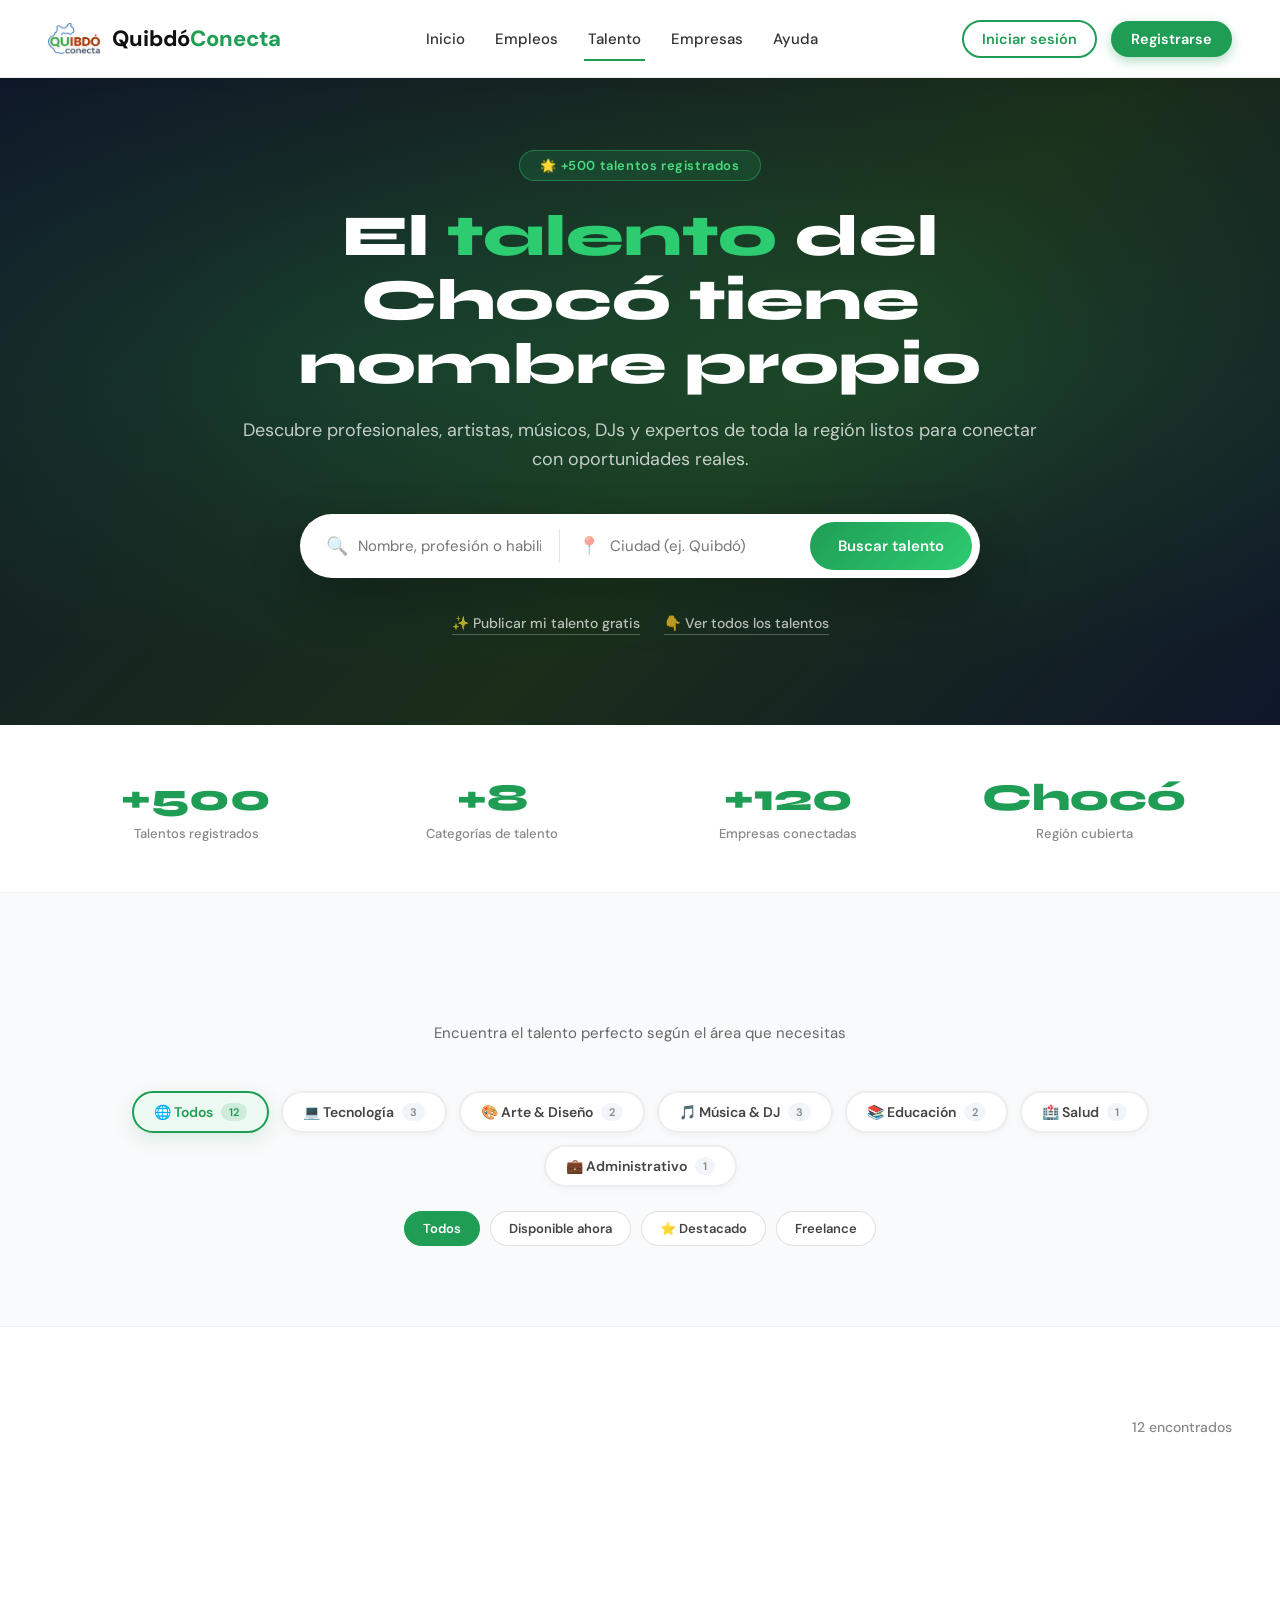
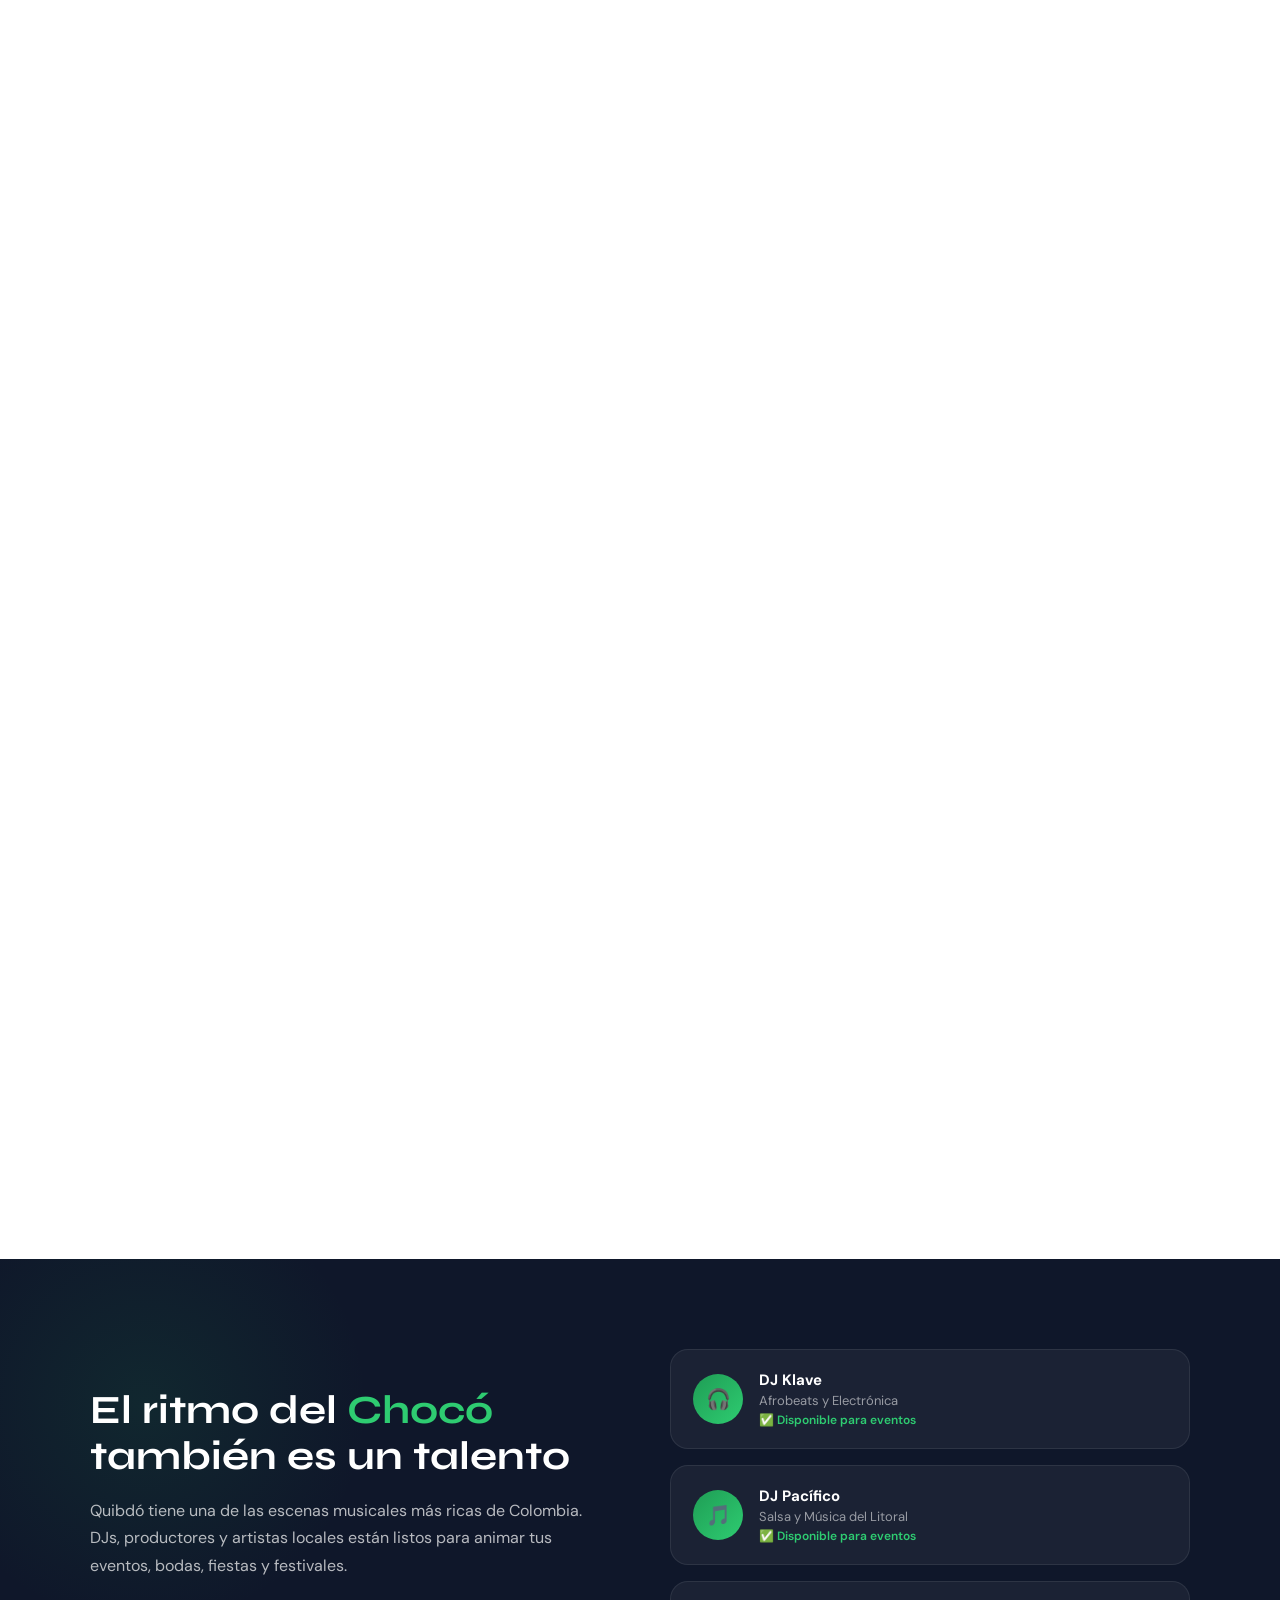
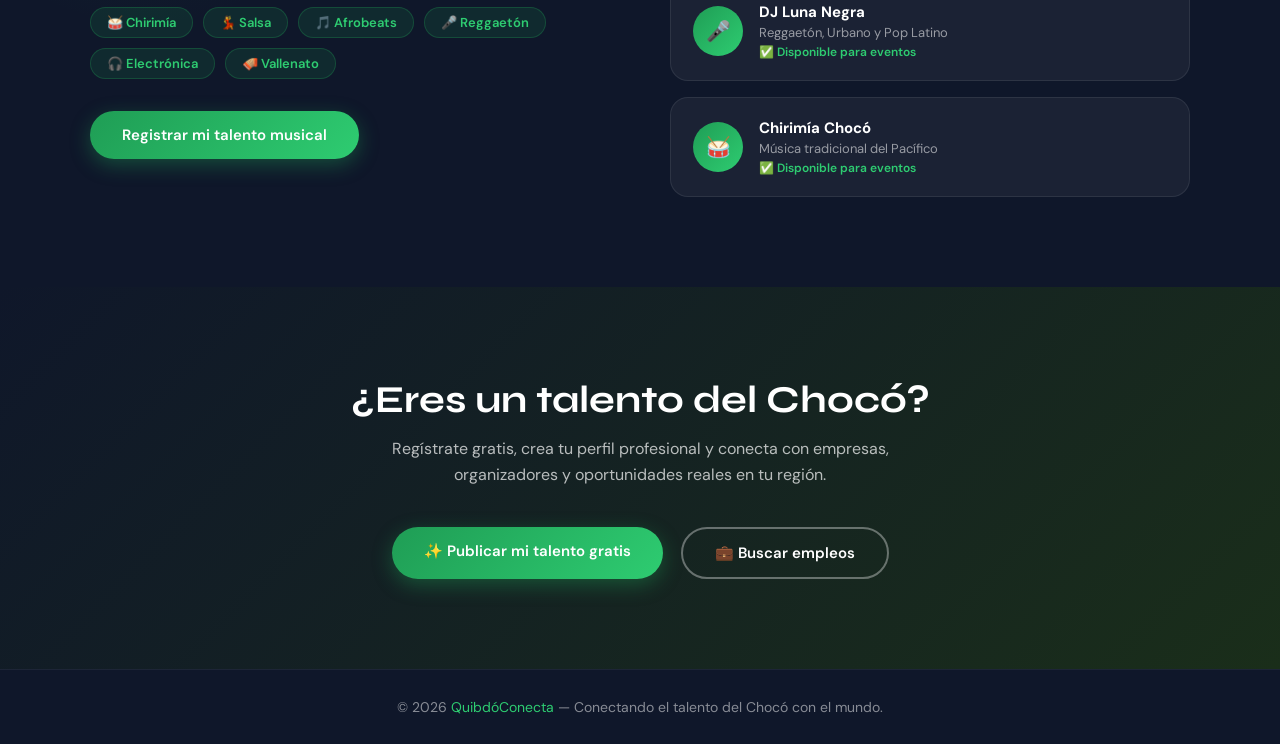
<file: talentos.html>
<!DOCTYPE html>
<html lang="es">

<head>
    <meta charset="UTF-8">
    <meta name="viewport" content="width=device-width, initial-scale=1.0">
    <title>Talentos - Quibdó Conecta</title>
    <link rel="icon" href="Imagenes/quibdo1-removebg-preview.png">
    <link href="https://fonts.googleapis.com/css2?family=Syne:wght@700;800&family=DM+Sans:wght@400;500;600&display=swap"
        rel="stylesheet">
    <style>
        * {
            margin: 0;
            padding: 0;
            box-sizing: border-box;
        }

        html {
            scroll-behavior: smooth;
        }

        body {
            font-family: 'DM Sans', Arial, sans-serif;
            background: #f9fafb;
            color: #111;
            overflow-x: hidden;
        }

        .navbar {
            position: fixed;
            top: 0;
            left: 0;
            width: 100%;
            height: 78px;
            display: flex;
            align-items: center;
            justify-content: space-between;
            padding: 0 48px;
            background: #fff;
            border-bottom: 1px solid rgba(0, 0, 0, 0.08);
            box-shadow: 0 2px 12px rgba(0, 0, 0, 0.05);
            z-index: 1000;
            transition: box-shadow 0.3s;
        }

        .navbar.abajo {
            box-shadow: 0 4px 20px rgba(0, 0, 0, 0.12);
        }

        .nav-left {
            display: flex;
            align-items: center;
            gap: 12px;
        }

        .logo {
            width: 52px;
            height: auto;
            filter: drop-shadow(0 1px 1px rgba(0, 0, 0, 0.15));
        }

        .brand {
            font-size: 22px;
            font-weight: 800;
            color: #111;
        }

        .brand span {
            color: #1f9d55;
        }

        .nav-center {
            display: flex;
            align-items: center;
            gap: 22px;
            flex: 1;
            justify-content: center;
        }

        .nav-center a {
            color: #333;
            text-decoration: none;
            font-size: 15px;
            font-weight: 500;
            padding: 6px 4px;
            position: relative;
        }

        .nav-center a::after {
            content: "";
            position: absolute;
            left: 0;
            bottom: -6px;
            width: 0%;
            height: 2px;
            background: #1f9d55;
            transition: width 0.3s;
        }

        .nav-center a:hover::after,
        .nav-center a.active::after {
            width: 100%;
        }

        .nav-center .highlight {
            background: linear-gradient(135deg, #1f9d55, #2ecc71);
            color: white !important;
            padding: 9px 20px;
            border-radius: 25px;
            font-weight: 600;
            box-shadow: 0 4px 12px rgba(31, 157, 85, 0.35);
        }

        .nav-center .highlight::after {
            display: none;
        }

        .nav-right {
            display: flex;
            align-items: center;
            gap: 14px;
        }

        .login {
            color: #1f9d55;
            text-decoration: none;
            font-size: 14.5px;
            font-weight: 600;
            padding: 8px 18px;
            border: 2px solid #1f9d55;
            border-radius: 30px;
            transition: all 0.3s;
        }

        .login:hover {
            background: #1f9d55;
            color: white;
        }

        .register {
            background: #1f9d55;
            color: white;
            padding: 9px 20px;
            border-radius: 25px;
            text-decoration: none;
            font-weight: 600;
            font-size: 14.5px;
            box-shadow: 0 4px 12px rgba(31, 157, 85, 0.35);
            transition: all 0.2s;
        }

        .register:hover {
            background: #166f3d;
        }

        .hamburger {
            display: none;
            flex-direction: column;
            gap: 5px;
            cursor: pointer;
            background: none;
            border: none;
            padding: 4px;
        }

        .hamburger span {
            display: block;
            width: 26px;
            height: 2.5px;
            background: #111;
            border-radius: 4px;
            transition: all 0.3s;
        }

        .hamburger.open span:nth-child(1) {
            transform: translateY(7.5px) rotate(45deg);
        }

        .hamburger.open span:nth-child(2) {
            opacity: 0;
            transform: scaleX(0);
        }

        .hamburger.open span:nth-child(3) {
            transform: translateY(-7.5px) rotate(-45deg);
        }

        .mobile-menu {
            display: none;
            position: fixed;
            top: 78px;
            left: 0;
            width: 100%;
            background: white;
            border-bottom: 1px solid rgba(0, 0, 0, 0.08);
            box-shadow: 0 12px 32px rgba(0, 0, 0, 0.12);
            flex-direction: column;
            padding: 20px 24px;
            gap: 6px;
            z-index: 999;
            animation: slideDown 0.3s ease;
        }

        .mobile-menu.open {
            display: flex;
        }

        @keyframes slideDown {
            from {
                opacity: 0;
                transform: translateY(-12px)
            }

            to {
                opacity: 1;
                transform: translateY(0)
            }
        }

        .mobile-menu a {
            color: #333;
            text-decoration: none;
            font-size: 16px;
            font-weight: 500;
            padding: 12px 0;
            border-bottom: 1px solid rgba(0, 0, 0, 0.06);
        }

        .mobile-menu a:last-child {
            border-bottom: none;
        }

        .mobile-menu a.highlight-m {
            color: #1f9d55;
            font-weight: 700;
        }

        .mobile-auth {
            display: flex;
            gap: 12px;
            margin-top: 14px;
        }

        .mobile-auth a {
            flex: 1;
            text-align: center;
            padding: 11px;
            border-radius: 25px;
            font-weight: 600;
            font-size: 15px;
            text-decoration: none;
        }

        .mobile-auth .m-login {
            border: 2px solid #1f9d55;
            color: #1f9d55;
        }

        .mobile-auth .m-reg {
            background: #1f9d55;
            color: white;
        }

        .hero-talento {
            padding: 150px 48px 90px;
            background: linear-gradient(135deg, #0f172a 0%, #1a2e1a 60%, #0f172a 100%);
            text-align: center;
            position: relative;
            overflow: hidden;
        }

        .hero-talento::before {
            content: '';
            position: absolute;
            inset: 0;
            background: radial-gradient(ellipse at 30% 50%, rgba(31, 157, 85, 0.18) 0%, transparent 60%), radial-gradient(ellipse at 70% 50%, rgba(46, 204, 113, 0.12) 0%, transparent 60%);
        }

        .hero-talento-content {
            position: relative;
            z-index: 2;
            max-width: 800px;
            margin: 0 auto;
        }

        .hero-badge {
            display: inline-block;
            background: rgba(31, 157, 85, 0.2);
            border: 1px solid rgba(46, 204, 113, 0.4);
            color: #4ade80;
            font-size: 13px;
            font-weight: 600;
            padding: 6px 20px;
            border-radius: 30px;
            margin-bottom: 24px;
            letter-spacing: 0.6px;
        }

        .hero-talento h1 {
            font-family: 'Syne', sans-serif;
            font-size: 58px;
            font-weight: 800;
            color: white;
            line-height: 1.1;
            margin-bottom: 20px;
        }

        .hero-talento h1 span {
            color: #2ecc71;
        }

        .hero-talento>div>p {
            font-size: 18px;
            color: rgba(255, 255, 255, 0.75);
            margin-bottom: 40px;
            line-height: 1.6;
        }

        .talent-search {
            display: flex;
            align-items: center;
            background: white;
            border-radius: 50px;
            padding: 8px;
            max-width: 680px;
            margin: 0 auto 36px;
            box-shadow: 0 20px 50px rgba(0, 0, 0, 0.28);
        }

        .talent-search .sf {
            display: flex;
            align-items: center;
            gap: 10px;
            padding: 12px 18px;
            flex: 1;
        }

        .talent-search .sf .icon {
            font-size: 18px;
            opacity: 0.5;
        }

        .talent-search input {
            border: none;
            outline: none;
            font-size: 15px;
            width: 100%;
            font-family: 'DM Sans', sans-serif;
            color: #222;
            background: transparent;
        }

        .talent-search .divider {
            width: 1px;
            height: 34px;
            background: rgba(0, 0, 0, 0.1);
            flex-shrink: 0;
        }

        .talent-search button {
            background: linear-gradient(135deg, #1f9d55, #2ecc71);
            color: white;
            border: none;
            border-radius: 40px;
            padding: 14px 28px;
            font-size: 15px;
            font-weight: 600;
            cursor: pointer;
            font-family: 'DM Sans', sans-serif;
            transition: opacity 0.2s, transform 0.2s;
            white-space: nowrap;
        }

        .talent-search button:hover {
            opacity: 0.9;
            transform: scale(1.03);
        }

        .hero-links {
            display: flex;
            justify-content: center;
            gap: 24px;
            flex-wrap: wrap;
        }

        .hero-link {
            color: rgba(255, 255, 255, 0.7);
            text-decoration: none;
            font-size: 14px;
            font-weight: 500;
            border-bottom: 1px solid rgba(255, 255, 255, 0.25);
            padding-bottom: 2px;
            transition: color 0.2s;
        }

        .hero-link:hover {
            color: #4ade80;
            border-color: #4ade80;
        }

        .stats-band {
            background: white;
            display: grid;
            grid-template-columns: repeat(auto-fit, minmax(160px, 1fr));
            text-align: center;
            padding: 50px 48px;
            border-bottom: 1px solid rgba(0, 0, 0, 0.06);
        }

        .stats-band .s h3 {
            font-family: 'Syne', sans-serif;
            font-size: 38px;
            font-weight: 800;
            color: #1f9d55;
        }

        .stats-band .s p {
            font-size: 13px;
            color: #888;
            margin-top: 5px;
            font-weight: 500;
        }

        .categorias {
            padding: 80px 48px;
            background: #f9fafb;
            text-align: center;
            border-bottom: 1px solid rgba(0, 0, 0, 0.05);
        }

        .categorias h2 {
            font-family: 'Syne', sans-serif;
            font-size: 34px;
            margin-bottom: 10px;
        }

        .categorias .sub {
            color: #666;
            font-size: 15px;
            margin-bottom: 48px;
        }

        .categorias-grid {
            display: flex;
            flex-wrap: wrap;
            gap: 12px;
            justify-content: center;
            max-width: 1100px;
            margin: 0 auto;
        }

        .cat-btn {
            display: flex;
            align-items: center;
            gap: 8px;
            background: white;
            border: 2px solid rgba(0, 0, 0, 0.07);
            border-radius: 50px;
            padding: 10px 20px;
            font-size: 14px;
            font-weight: 600;
            color: #444;
            cursor: pointer;
            font-family: 'DM Sans', sans-serif;
            transition: all 0.25s;
            box-shadow: 0 2px 8px rgba(0, 0, 0, 0.04);
        }

        .cat-btn:hover,
        .cat-btn.activa {
            background: #edfaf3;
            border-color: #1f9d55;
            color: #1f9d55;
            box-shadow: 0 6px 20px rgba(31, 157, 85, 0.15);
        }

        .cat-btn .count {
            font-size: 11px;
            background: #f1f5f9;
            border-radius: 10px;
            padding: 2px 8px;
            color: #888;
            font-weight: 600;
        }

        .cat-btn.activa .count {
            background: rgba(31, 157, 85, 0.15);
            color: #1f9d55;
        }

        .filtros-tipo {
            display: flex;
            gap: 10px;
            flex-wrap: wrap;
            justify-content: center;
            margin-top: 24px;
        }

        .filtro-btn {
            background: white;
            border: 1px solid rgba(0, 0, 0, 0.12);
            color: #444;
            padding: 8px 18px;
            border-radius: 25px;
            font-size: 13px;
            font-weight: 600;
            cursor: pointer;
            font-family: 'DM Sans', sans-serif;
            transition: all 0.2s;
        }

        .filtro-btn:hover,
        .filtro-btn.activo {
            background: #1f9d55;
            border-color: #1f9d55;
            color: white;
        }

        .talentos-section {
            padding: 80px 48px;
            background: white;
        }

        .talentos-header {
            display: flex;
            justify-content: space-between;
            align-items: center;
            margin-bottom: 16px;
            flex-wrap: wrap;
            gap: 12px;
        }

        .talentos-header h2 {
            font-family: 'Syne', sans-serif;
            font-size: 34px;
        }

        .resultados-count {
            font-size: 14px;
            color: #888;
            font-weight: 500;
        }

        .talentos-grid {
            display: grid;
            grid-template-columns: repeat(auto-fill, minmax(280px, 1fr));
            gap: 24px;
            margin-top: 32px;
        }

        .talento-card {
            background: #fafafa;
            border: 1px solid rgba(0, 0, 0, 0.07);
            border-radius: 20px;
            padding: 28px;
            transition: all 0.3s;
            position: relative;
            overflow: hidden;
            cursor: pointer;
        }

        .talento-card:hover {
            transform: translateY(-6px);
            box-shadow: 0 16px 44px rgba(0, 0, 0, 0.11);
            background: white;
            border-color: transparent;
        }

        .talento-card .badge-t {
            position: absolute;
            top: 18px;
            right: 18px;
            font-size: 11px;
            font-weight: 700;
            padding: 4px 10px;
            border-radius: 20px;
            background: #edfaf3;
            color: #1f9d55;
            text-transform: uppercase;
            letter-spacing: 0.5px;
        }

        .badge-artista {
            background: #f3e8ff !important;
            color: #7c3aed !important;
        }

        .badge-disponible {
            background: #fef9c3 !important;
            color: #b45309 !important;
        }

        .talento-avatar {
            width: 68px;
            height: 68px;
            border-radius: 50%;
            background: linear-gradient(135deg, #1f9d55, #2ecc71);
            display: flex;
            align-items: center;
            justify-content: center;
            font-size: 26px;
            margin-bottom: 16px;
            font-weight: 800;
            color: white;
            flex-shrink: 0;
        }

        .talento-card h3 {
            font-size: 18px;
            font-weight: 700;
            margin-bottom: 4px;
        }

        .talento-card .profesion {
            color: #1f9d55;
            font-weight: 600;
            font-size: 14px;
            margin-bottom: 4px;
        }

        .talento-card .ubicacion {
            font-size: 13px;
            color: #999;
            margin-bottom: 14px;
        }

        .talento-tags {
            display: flex;
            flex-wrap: wrap;
            gap: 7px;
            margin-bottom: 18px;
        }

        .tag {
            background: #f1f5f9;
            color: #444;
            font-size: 12px;
            padding: 4px 11px;
            border-radius: 20px;
            font-weight: 500;
        }

        .btn-perfil {
            display: block;
            text-align: center;
            background: transparent;
            border: 2px solid #1f9d55;
            color: #1f9d55;
            padding: 10px;
            border-radius: 25px;
            font-weight: 600;
            font-size: 14px;
            text-decoration: none;
            cursor: pointer;
            width: 100%;
            font-family: 'DM Sans', sans-serif;
            transition: all 0.3s;
        }

        .btn-perfil:hover {
            background: #1f9d55;
            color: white;
        }

        .no-results {
            grid-column: 1/-1;
            text-align: center;
            padding: 60px 20px;
            color: #999;
        }

        .no-results .nr-icon {
            font-size: 52px;
            display: block;
            margin-bottom: 14px;
        }

        .modal-overlay {
            display: none;
            position: fixed;
            inset: 0;
            background: rgba(0, 0, 0, 0.55);
            z-index: 2000;
            align-items: center;
            justify-content: center;
            padding: 20px;
            backdrop-filter: blur(4px);
        }

        .modal-overlay.open {
            display: flex;
        }

        .modal-box {
            background: white;
            border-radius: 24px;
            max-width: 580px;
            width: 100%;
            box-shadow: 0 30px 80px rgba(0, 0, 0, 0.2);
            animation: fadeUp 0.3s ease both;
            position: relative;
            max-height: 90vh;
            overflow-y: auto;
        }

        @keyframes fadeUp {
            from {
                opacity: 0;
                transform: translateY(20px)
            }

            to {
                opacity: 1;
                transform: translateY(0)
            }
        }

        .modal-close {
            position: absolute;
            top: 18px;
            right: 20px;
            background: none;
            border: none;
            font-size: 22px;
            cursor: pointer;
            color: #888;
            line-height: 1;
            z-index: 1;
        }

        .modal-close:hover {
            color: #333;
        }

        .modal-header {
            padding: 36px 36px 24px;
            display: flex;
            gap: 20px;
            align-items: flex-start;
            border-bottom: 1px solid rgba(0, 0, 0, 0.06);
        }

        .modal-avatar {
            width: 80px;
            height: 80px;
            border-radius: 50%;
            display: flex;
            align-items: center;
            justify-content: center;
            font-size: 32px;
            font-weight: 800;
            color: white;
            flex-shrink: 0;
        }

        .modal-info h2 {
            font-family: 'Syne', sans-serif;
            font-size: 22px;
            font-weight: 800;
            margin-bottom: 4px;
            letter-spacing: -0.5px;
            line-height: 1.2;
        }

        .modal-info .m-profesion {
            color: #1f9d55;
            font-weight: 700;
            font-size: 14px;
            margin-bottom: 4px;
            letter-spacing: 0.1px;
        }

        .modal-info .m-ubicacion {
            color: #888;
            font-size: 13px;
        }

        .modal-body {
            padding: 24px 36px 36px;
        }

        .modal-badge-t {
            display: inline-block;
            padding: 4px 12px;
            border-radius: 20px;
            font-size: 11px;
            font-weight: 700;
            margin-bottom: 16px;
        }

        .modal-habilidades {
            margin-bottom: 20px;
        }

        .modal-habilidades h4 {
            font-size: 13px;
            font-weight: 700;
            color: #888;
            text-transform: uppercase;
            letter-spacing: 0.8px;
            margin-bottom: 10px;
        }

        .modal-tags {
            display: flex;
            flex-wrap: wrap;
            gap: 8px;
        }

        .modal-desc {
            font-size: 14px;
            color: #555;
            line-height: 1.7;
            margin-bottom: 24px;
        }

        .modal-btn {
            display: block;
            width: 100%;
            padding: 14px;
            background: linear-gradient(135deg, #1f9d55, #2ecc71);
            color: white;
            border: none;
            border-radius: 14px;
            font-size: 15px;
            font-weight: 700;
            font-family: 'DM Sans', sans-serif;
            cursor: pointer;
            text-align: center;
            text-decoration: none;
            box-shadow: 0 6px 20px rgba(31, 157, 85, 0.4);
            transition: transform 0.2s;
        }

        .modal-btn:hover {
            transform: translateY(-2px);
        }

        .dj-section {
            padding: 90px 48px;
            background: #0f172a;
            position: relative;
            overflow: hidden;
        }

        .dj-section::before {
            content: '';
            position: absolute;
            top: -80px;
            left: -80px;
            width: 450px;
            height: 450px;
            background: radial-gradient(circle, rgba(31, 157, 85, 0.12) 0%, transparent 70%);
            pointer-events: none;
        }

        .dj-inner {
            position: relative;
            z-index: 2;
            max-width: 1100px;
            margin: 0 auto;
            display: grid;
            grid-template-columns: 1fr 1fr;
            gap: 60px;
            align-items: center;
        }

        .dj-texto h2 {
            font-family: 'Syne', sans-serif;
            font-size: 40px;
            color: white;
            line-height: 1.15;
            margin-bottom: 18px;
        }

        .dj-texto h2 span {
            color: #2ecc71;
        }

        .dj-texto p {
            color: rgba(255, 255, 255, 0.7);
            font-size: 16px;
            line-height: 1.7;
            margin-bottom: 28px;
        }

        .dj-generos {
            display: flex;
            flex-wrap: wrap;
            gap: 10px;
            margin-bottom: 32px;
        }

        .genero-tag {
            background: rgba(31, 157, 85, 0.15);
            border: 1px solid rgba(31, 157, 85, 0.3);
            color: #2ecc71;
            padding: 6px 16px;
            border-radius: 20px;
            font-size: 13px;
            font-weight: 600;
        }

        .btn-verde {
            background: linear-gradient(135deg, #1f9d55, #2ecc71);
            color: white;
            padding: 14px 32px;
            border-radius: 30px;
            text-decoration: none;
            font-weight: 600;
            font-size: 15px;
            box-shadow: 0 6px 20px rgba(31, 157, 85, 0.4);
            transition: transform 0.2s;
            display: inline-block;
        }

        .btn-verde:hover {
            transform: translateY(-2px);
        }

        .dj-cards {
            display: flex;
            flex-direction: column;
            gap: 16px;
        }

        .dj-card {
            background: rgba(255, 255, 255, 0.05);
            border: 1px solid rgba(255, 255, 255, 0.08);
            border-radius: 18px;
            padding: 20px 22px;
            display: flex;
            align-items: center;
            gap: 16px;
            transition: all 0.3s;
        }

        .dj-card:hover {
            background: rgba(31, 157, 85, 0.1);
            border-color: rgba(31, 157, 85, 0.3);
            transform: translateX(6px);
        }

        .dj-card-avatar {
            width: 50px;
            height: 50px;
            border-radius: 50%;
            background: linear-gradient(135deg, #1f9d55, #2ecc71);
            display: flex;
            align-items: center;
            justify-content: center;
            font-size: 20px;
            flex-shrink: 0;
        }

        .dj-card-info h4 {
            color: white;
            font-size: 15px;
            font-weight: 700;
            margin-bottom: 2px;
        }

        .dj-card-info p {
            color: rgba(255, 255, 255, 0.55);
            font-size: 13px;
            margin: 0;
        }

        .dj-card-info .disponible {
            color: #2ecc71;
            font-size: 12px;
            font-weight: 600;
            margin-top: 3px;
        }

        .cta-section {
            padding: 90px 48px;
            background: linear-gradient(135deg, #0f172a, #1a2e1a);
            text-align: center;
            color: white;
        }

        .cta-section h2 {
            font-family: 'Syne', sans-serif;
            font-size: 38px;
            margin-bottom: 14px;
        }

        .cta-section p {
            color: rgba(255, 255, 255, 0.7);
            font-size: 16px;
            max-width: 520px;
            margin: 0 auto 40px;
            line-height: 1.6;
        }

        .cta-btns {
            display: flex;
            justify-content: center;
            gap: 18px;
            flex-wrap: wrap;
        }

        .btn-outline-w {
            border: 2px solid rgba(255, 255, 255, 0.35);
            color: white;
            padding: 14px 32px;
            border-radius: 30px;
            text-decoration: none;
            font-weight: 600;
            font-size: 15px;
            transition: all 0.3s;
        }

        .btn-outline-w:hover {
            border-color: #2ecc71;
            color: #2ecc71;
        }

        footer {
            background: #0f172a;
            border-top: 1px solid rgba(255, 255, 255, 0.06);
            color: rgba(255, 255, 255, 0.5);
            text-align: center;
            padding: 28px 48px;
            font-size: 14px;
        }

        footer span {
            color: #2ecc71;
        }

        @media(max-width:768px) {
            .navbar {
                padding: 0 20px;
            }

            .nav-center,
            .nav-right {
                display: none;
            }

            .hamburger {
                display: flex;
            }

            .hero-talento {
                padding: 110px 24px 70px;
            }

            .hero-talento h1 {
                font-size: 36px;
            }

            .talent-search {
                flex-wrap: wrap;
                border-radius: 20px;
                padding: 12px;
            }

            .talent-search .sf {
                width: 100%;
            }

            .talent-search .divider {
                width: 100%;
                height: 1px;
            }

            .talent-search button {
                width: 100%;
                border-radius: 12px;
            }

            .stats-band {
                padding: 40px 24px;
            }

            .categorias,
            .talentos-section,
            .cta-section {
                padding: 60px 24px;
            }

            .dj-inner {
                grid-template-columns: 1fr;
                gap: 40px;
            }

            .dj-section {
                padding: 70px 24px;
            }

            .dj-texto h2 {
                font-size: 28px;
            }

            .modal-header {
                flex-direction: column;
                gap: 14px;
            }
        }

        .reveal {
            opacity: 0;
            transform: translateY(36px);
            transition: opacity .65s ease, transform .65s ease;
        }

        .reveal.visible {
            opacity: 1;
            transform: translateY(0);
        }

        @media (max-width: 1200px) {
            .hero-talento h1 {
                font-size: 48px;
            }

            .navbar {
                padding: 0 32px;
            }
        }

        @media (max-width: 900px) {
            .hero-talento {
                padding: 130px 32px 80px;
            }

            .hero-talento h1 {
                font-size: 40px;
            }

            .dj-inner {
                grid-template-columns: 1fr;
                gap: 40px;
            }
        }

        @media (max-width: 768px) {
            .navbar {
                padding: 0 20px;
            }

            .nav-center,
            .nav-right {
                display: none;
            }

            .hamburger {
                display: flex;
            }

            .hero-talento {
                padding: 110px 20px 70px;
            }

            .hero-talento h1 {
                font-size: 30px;
                line-height: 1.15;
            }

            .talent-search {
                flex-wrap: wrap;
                border-radius: 18px;
                padding: 10px;
            }

            .talent-search .sf {
                width: 100%;
            }

            .talent-search .divider {
                width: 100%;
                height: 1px;
            }

            .talent-search button {
                width: 100%;
                border-radius: 12px;
            }

            .stats-band {
                padding: 36px 20px;
            }

            .categorias,
            .talentos-section,
            .cta-section {
                padding: 60px 20px;
            }

            .dj-section {
                padding: 60px 20px;
            }

            .dj-texto h2 {
                font-size: 26px;
            }

            .talentos-grid {
                grid-template-columns: 1fr;
            }

            .modal-header {
                flex-direction: column;
                gap: 14px;
            }

            .hero-links {
                gap: 14px;
            }
        }

        @media (max-width: 600px) {
            .hero-talento h1 {
                font-size: 26px;
            }

            .stats-band {
                grid-template-columns: 1fr 1fr;
            }

            .categorias-grid {
                flex-direction: column;
            }

            .cat-btn {
                justify-content: center;
            }

            .dj-cards {
                gap: 10px;
            }
        }

        @media (max-width: 480px) {
            .hero-talento h1 {
                font-size: 22px;
            }

            .hero-badge {
                font-size: 11px;
            }

            .cta-btns {
                flex-direction: column;
                align-items: center;
            }

            .btn-verde,
            .btn-outline-w {
                width: 100%;
                text-align: center;
            }

            .talentos-header {
                flex-direction: column;
                align-items: flex-start;
                gap: 8px;
            }
        }
    </style>
</head>

<body>

    <header class="navbar" id="navbar">
        <div class="nav-left">
            <img src="Imagenes/Quibdo.png" alt="Quibdó Conecta" class="logo">
            <span class="brand">Quibdó<span>Conecta</span></span>
        </div>
        <nav class="nav-center">
            <a href="index.html">Inicio</a>
            <a href="Empleo.html">Empleos</a>
            <a href="talentos.html" class="active">Talento</a>
            <a href="Empresas.html">Empresas</a>
                        <a href="Ayuda.html">Ayuda</a>
        </nav>
        <div class="nav-right">
            <a href="inicio_sesion.php" class="login">Iniciar sesión</a>
            <a href="registro.php" class="register">Registrarse</a>
        </div>
        <button class="hamburger" id="hamburger" aria-label="Menú">
            <span></span><span></span><span></span>
        </button>
    </header>

    <div class="mobile-menu" id="mobileMenu">
        <a href="index.html">🏠 Inicio</a>
        <a href="Empleo.html">💼 Empleos</a>
        <a href="talentos.html">🌟 Talento</a>
        <a href="Empresas.html">🏢 Empresas</a>
                <a href="Ayuda.html">❓ Ayuda</a>
        <div class="mobile-auth">
            <a href="inicio_sesion.php" class="m-login">Iniciar sesión</a>
            <a href="registro.php" class="m-reg">Registrarse</a>
        </div>
    </div>

    <section class="hero-talento">
        <div class="hero-talento-content reveal">
            <span class="hero-badge">🌟 +500 talentos registrados</span>
            <h1>El <span>talento</span> del Chocó tiene nombre propio</h1>
            <p>Descubre profesionales, artistas, músicos, DJs y expertos de toda la región listos para conectar con
                oportunidades reales.</p>
            <div class="talent-search">
                <div class="sf">
                    <span class="icon">🔍</span>
                    <input type="text" id="searchNombre" placeholder="Nombre, profesión o habilidad…"
                        autocomplete="off">
                </div>
                <div class="divider"></div>
                <div class="sf">
                    <span class="icon">📍</span>
                    <input type="text" id="searchUbicacion" placeholder="Ciudad (ej. Quibdó)">
                </div>
                <button id="searchBtn">Buscar talento</button>
            </div>
            <div class="hero-links">
                <a href="registro.php" class="hero-link">✨ Publicar mi talento gratis</a>
                <a href="#talentos" class="hero-link">👇 Ver todos los talentos</a>
            </div>
        </div>
    </section>

    <div class="stats-band">
        <div class="s reveal">
            <h3>+500</h3>
            <p>Talentos registrados</p>
        </div>
        <div class="s reveal">
            <h3>+8</h3>
            <p>Categorías de talento</p>
        </div>
        <div class="s reveal">
            <h3>+120</h3>
            <p>Empresas conectadas</p>
        </div>
        <div class="s reveal">
            <h3>Chocó</h3>
            <p>Región cubierta</p>
        </div>
    </div>

    <section class="categorias">
        <h2 class="reveal">Filtra por categoría</h2>
        <p class="sub">Encuentra el talento perfecto según el área que necesitas</p>
        <div class="categorias-grid" id="catGrid">
            <button class="cat-btn activa" data-cat="todos">🌐 Todos <span class="count">12</span></button>
            <button class="cat-btn" data-cat="tecnologia">💻 Tecnología <span class="count">3</span></button>
            <button class="cat-btn" data-cat="arte">🎨 Arte &amp; Diseño <span class="count">2</span></button>
            <button class="cat-btn" data-cat="musica">🎵 Música &amp; DJ <span class="count">3</span></button>
            <button class="cat-btn" data-cat="educacion">📚 Educación <span class="count">2</span></button>
            <button class="cat-btn" data-cat="salud">🏥 Salud <span class="count">1</span></button>
            <button class="cat-btn" data-cat="administrativo">💼 Administrativo <span class="count">1</span></button>
        </div>
        <div class="filtros-tipo" id="filtrosTipo">
            <button class="filtro-btn activo" data-tipo="todos">Todos</button>
            <button class="filtro-btn" data-tipo="disponible">Disponible ahora</button>
            <button class="filtro-btn" data-tipo="destacado">⭐ Destacado</button>
            <button class="filtro-btn" data-tipo="freelance">Freelance</button>
        </div>
    </section>

    <section class="talentos-section" id="talentos">
        <div class="talentos-header">
            <h2 class="reveal">Talentos del Chocó</h2>
            <span class="resultados-count" id="resCount">12 encontrados</span>
        </div>

        </div>

        <div class="talentos-grid" id="talentosGrid">

            <div class="talento-card" data-cat="tecnologia" data-tipo="destacado" data-nombre="Carlos Lozano"
                data-profesion="Ingeniero de Sistemas" data-ubicacion="Quibdó, Chocó"
                data-skills="React,Node.js,MySQL,PHP,JavaScript" data-grad="linear-gradient(135deg,#1f9d55,#2ecc71)"
                data-initials="CL"
                data-desc="Ingeniero en sistemas con 4 años de experiencia en desarrollo web full-stack. Apasionado por crear soluciones digitales para el Chocó. Disponible para proyectos remotos y presenciales.">
                <span class="badge-t">⭐ Destacado</span>
                <div class="talento-avatar" style="background:linear-gradient(135deg,#1f9d55,#2ecc71)">CL</div>
                <h3>Carlos Lozano</h3>
                <p class="profesion">Ingeniero de Sistemas</p>
                <p class="ubicacion">📍 Quibdó, Chocó</p>
                <div class="talento-tags"><span class="tag">React</span><span class="tag">Node.js</span><span
                        class="tag">MySQL</span></div>
                <button class="btn-perfil">Ver perfil completo</button>
            </div>

            <div class="talento-card" data-cat="musica" data-tipo="destacado freelance" data-nombre="Handerson Correa"
                data-profesion="DJ &amp; Productor Musical" data-ubicacion="Quibdó, Chocó"
                data-skills="Afrobeats,Reggaetón,Electrónica,Producción,Mezcla"
                data-grad="linear-gradient(135deg,#7c3aed,#a855f7)" data-initials="HC"
                data-desc="DJ y productor musical con más de 6 años animando eventos en el Chocó y toda Colombia. Especialista en géneros afro y electrónica. Equipo propio. Contrataciones para fiestas, matrimonios y festivales.">
                <span class="badge-t badge-artista">🎵 Artista</span>
                <div class="talento-avatar" style="background:linear-gradient(135deg,#7c3aed,#a855f7)">HC</div>
                <h3>Handerson Correa</h3>
                <p class="profesion">DJ &amp; Productor Musical</p>
                <p class="ubicacion">📍 Quibdó, Chocó</p>
                <div class="talento-tags"><span class="tag">Afrobeats</span><span class="tag">Reggaetón</span><span
                        class="tag">Electrónica</span></div>
                <button class="btn-perfil">Ver perfil completo</button>
            </div>

            <div class="talento-card" data-cat="educacion" data-tipo="disponible" data-nombre="Juan Palacios"
                data-profesion="Docente &amp; Tutor" data-ubicacion="Istmina, Chocó"
                data-skills="Matemáticas,Física,Química,Primaria,Secundaria"
                data-grad="linear-gradient(135deg,#0b3a7e,#1e6fd9)" data-initials="JP"
                data-desc="Licenciado en Matemáticas y Física con 8 años de docencia. Ofrece tutorías personalizadas para niños y jóvenes. También disponible para proyectos educativos institucionales.">
                <span class="badge-t badge-disponible">✅ Disponible</span>
                <div class="talento-avatar" style="background:linear-gradient(135deg,#0b3a7e,#1e6fd9)">JP</div>
                <h3>Juan Palacios</h3>
                <p class="profesion">Docente &amp; Tutor</p>
                <p class="ubicacion">📍 Istmina, Chocó</p>
                <div class="talento-tags"><span class="tag">Matemáticas</span><span class="tag">Física</span><span
                        class="tag">Primaria</span></div>
                <button class="btn-perfil">Ver perfil completo</button>
            </div>

            <div class="talento-card" data-cat="arte" data-tipo="destacado freelance" data-nombre="Lucía Rentería"
                data-profesion="Diseñadora Gráfica" data-ubicacion="Quibdó, Chocó"
                data-skills="Illustrator,Figma,Photoshop,Branding,UX/UI"
                data-grad="linear-gradient(135deg,#e67e22,#f39c12)" data-initials="LR"
                data-desc="Diseñadora gráfica con habilidades en branding, identidad visual y diseño digital. Ha trabajado con marcas locales y ONGs del Pacífico. Disponible para proyectos freelance.">
                <span class="badge-t">⭐ Destacado</span>
                <div class="talento-avatar" style="background:linear-gradient(135deg,#e67e22,#f39c12)">LR</div>
                <h3>Lucía Rentería</h3>
                <p class="profesion">Diseñadora Gráfica</p>
                <p class="ubicacion">📍 Quibdó, Chocó</p>
                <div class="talento-tags"><span class="tag">Illustrator</span><span class="tag">Figma</span><span
                        class="tag">Branding</span></div>
                <button class="btn-perfil">Ver perfil completo</button>
            </div>

            <div class="talento-card" data-cat="administrativo" data-tipo="disponible" data-nombre="Miguel Valencia"
                data-profesion="Auxiliar Administrativo" data-ubicacion="Quibdó, Chocó"
                data-skills="Excel,Contabilidad,RRHH,Word,Atención al Cliente"
                data-grad="linear-gradient(135deg,#c0392b,#e74c3c)" data-initials="MV"
                data-desc="Técnico en administración con experiencia en RRHH, nómina y manejo de Excel avanzado. Proactivo y organizado. Disponible de inmediato.">
                <span class="badge-t badge-disponible">✅ Disponible</span>
                <div class="talento-avatar" style="background:linear-gradient(135deg,#c0392b,#e74c3c)">MV</div>
                <h3>Miguel Valencia</h3>
                <p class="profesion">Auxiliar Administrativo</p>
                <p class="ubicacion">📍 Quibdó, Chocó</p>
                <div class="talento-tags"><span class="tag">Excel</span><span class="tag">Contabilidad</span><span
                        class="tag">RRHH</span></div>
                <button class="btn-perfil">Ver perfil completo</button>
            </div>

            <div class="talento-card" data-cat="musica" data-tipo="freelance disponible" data-nombre="Sofía Rivas"
                data-profesion="DJ &amp; Locutora" data-ubicacion="Quibdó, Chocó"
                data-skills="Salsa,Champeta,Locucion,Eventos,Chocó" data-grad="linear-gradient(135deg,#16a085,#1abc9c)"
                data-initials="SR"
                data-desc="Locutora y DJ con presencia en radio y eventos del Chocó. Maneja géneros afrocolombianos y urbanos. Dispuesta a animar eventos sociales, corporativos y culturales.">
                <span class="badge-t badge-artista">🎵 Artista</span>
                <div class="talento-avatar" style="background:linear-gradient(135deg,#16a085,#1abc9c)">SR</div>
                <h3>Sofía Rivas</h3>
                <p class="profesion">DJ &amp; Locutora</p>
                <p class="ubicacion">📍 Quibdó, Chocó</p>
                <div class="talento-tags"><span class="tag">Salsa</span><span class="tag">Champeta</span><span
                        class="tag">Locución</span></div>
                <button class="btn-perfil">Ver perfil completo</button>
            </div>

            <div class="talento-card" data-cat="tecnologia" data-tipo="freelance" data-nombre="Andrés Mosquera"
                data-profesion="Desarrollador Web" data-ubicacion="Quibdó, Chocó"
                data-skills="HTML,CSS,JavaScript,WordPress,SEO" data-grad="linear-gradient(135deg,#1d4ed8,#3b82f6)"
                data-initials="AM"
                data-desc="Desarrollador web autodidacta especializado en sitios WordPress, tiendas online y posicionamiento SEO. Ha colaborado con pequeñas y medianas empresas del Chocó.">
                <div class="talento-avatar" style="background:linear-gradient(135deg,#1d4ed8,#3b82f6)">AM</div>
                <h3>Andrés Mosquera</h3>
                <p class="profesion">Desarrollador Web</p>
                <p class="ubicacion">📍 Quibdó, Chocó</p>
                <div class="talento-tags"><span class="tag">HTML/CSS</span><span class="tag">WordPress</span><span
                        class="tag">SEO</span></div>
                <button class="btn-perfil">Ver perfil completo</button>
            </div>

            <div class="talento-card" data-cat="salud" data-tipo="disponible destacado" data-nombre="Karina Asprilla"
                data-profesion="Enfermera Profesional" data-ubicacion="Quibdó, Chocó"
                data-skills="Cuidados,UCI,Pediatría,Primeros Auxilios,Vacunación"
                data-grad="linear-gradient(135deg,#e91e8c,#f06292)" data-initials="KA"
                data-desc="Enfermera con especialización en cuidados intensivos y pediatría. 5 años de experiencia en hospitales del Chocó. Disponible para turnos y contratos institucionales.">
                <span class="badge-t">⭐ Destacado</span>
                <div class="talento-avatar" style="background:linear-gradient(135deg,#e91e8c,#f06292)">KA</div>
                <h3>Karina Asprilla</h3>
                <p class="profesion">Enfermera Profesional</p>
                <p class="ubicacion">📍 Quibdó, Chocó</p>
                <div class="talento-tags"><span class="tag">UCI</span><span class="tag">Pediatría</span><span
                        class="tag">Primeros Auxilios</span></div>
                <button class="btn-perfil">Ver perfil completo</button>
            </div>

            <div class="talento-card" data-cat="arte" data-tipo="freelance disponible" data-nombre="Roberto Cuesta"
                data-profesion="Fotógrafo &amp; Videógrafo" data-ubicacion="Quibdó, Chocó"
                data-skills="Fotografía,Video,Drone,Edición,Adobe Premiere"
                data-grad="linear-gradient(135deg,#374151,#6b7280)" data-initials="RC"
                data-desc="Fotógrafo y videógrafo profesional con drone propio. Cubre bodas, quinceañeras, eventos corporativos y contenido para redes sociales. Entrega rápida garantizada.">
                <span class="badge-t badge-artista">🎨 Creativo</span>
                <div class="talento-avatar" style="background:linear-gradient(135deg,#374151,#6b7280)">RC</div>
                <h3>Roberto Cuesta</h3>
                <p class="profesion">Fotógrafo &amp; Videógrafo</p>
                <p class="ubicacion">📍 Quibdó, Chocó</p>
                <div class="talento-tags"><span class="tag">Fotografía</span><span class="tag">Video</span><span
                        class="tag">Drone</span></div>
                <button class="btn-perfil">Ver perfil completo</button>
            </div>

            <div class="talento-card" data-cat="musica" data-tipo="freelance disponible"
                data-nombre="Grupo Chirimía Pacífico" data-profesion="Grupo Musical Tradicional"
                data-ubicacion="Quibdó, Chocó" data-skills="Chirimía,Currulao,Música Tradicional,Danza,Festivales"
                data-grad="linear-gradient(135deg,#b45309,#d97706)" data-initials="CP"
                data-desc="Grupo musical de chirimía chocoana con más de 15 años de trayectoria. Ha participado en el Festival del Chocó y eventos culturales nacionales. Disponibles para fiestas, festivales y eventos culturales.">
                <span class="badge-t badge-artista">🥁 Musical</span>
                <div class="talento-avatar" style="background:linear-gradient(135deg,#b45309,#d97706)">CP</div>
                <h3>Chirimía Pacífico</h3>
                <p class="profesion">Grupo Musical Tradicional</p>
                <p class="ubicacion">📍 Quibdó, Chocó</p>
                <div class="talento-tags"><span class="tag">Chirimía</span><span class="tag">Currulao</span><span
                        class="tag">Festivales</span></div>
                <button class="btn-perfil">Ver perfil completo</button>
            </div>

            <div class="talento-card" data-cat="educacion" data-tipo="disponible" data-nombre="Daniela Murillo"
                data-profesion="Psicóloga &amp; Orientadora" data-ubicacion="Quibdó, Chocó"
                data-skills="Psicología,Orientación,Talleres,Bienestar,Adolescentes"
                data-grad="linear-gradient(135deg,#7c3aed,#6d28d9)" data-initials="DM"
                data-desc="Psicóloga clínica y orientadora vocacional con experiencia en colegios e instituciones comunitarias. Ofrece talleres de bienestar, orientación individual y grupal.">
                <span class="badge-t badge-disponible">✅ Disponible</span>
                <div class="talento-avatar" style="background:linear-gradient(135deg,#7c3aed,#6d28d9)">DM</div>
                <h3>Daniela Murillo</h3>
                <p class="profesion">Psicóloga &amp; Orientadora</p>
                <p class="ubicacion">📍 Quibdó, Chocó</p>
                <div class="talento-tags"><span class="tag">Psicología</span><span class="tag">Orientación</span><span
                        class="tag">Talleres</span></div>
                <button class="btn-perfil">Ver perfil completo</button>
            </div>

            <div class="talento-card" data-cat="tecnologia" data-tipo="freelance destacado" data-nombre="Omar Perea"
                data-profesion="Técnico en Redes &amp; Soporte" data-ubicacion="Quibdó, Chocó"
                data-skills="Redes,Windows Server,Soporte TI,Cableado,CCTV"
                data-grad="linear-gradient(135deg,#0f766e,#14b8a6)" data-initials="OP"
                data-desc="Técnico en redes y sistemas con certificaciones CompTIA. Instalación de redes LAN/WAN, CCTV, soporte técnico empresarial y domiciliario. Respuesta rápida en Quibdó.">
                <span class="badge-t">⭐ Destacado</span>
                <div class="talento-avatar" style="background:linear-gradient(135deg,#0f766e,#14b8a6)">OP</div>
                <h3>Omar Perea</h3>
                <p class="profesion">Técnico en Redes &amp; Soporte</p>
                <p class="ubicacion">📍 Quibdó, Chocó</p>
                <div class="talento-tags"><span class="tag">Redes</span><span class="tag">Soporte TI</span><span
                        class="tag">CCTV</span></div>
                <button class="btn-perfil">Ver perfil completo</button>
            </div>

        </div>
    </section>

    <section class="dj-section">
        <div class="dj-inner">
            <div class="dj-texto">
                <h2 class="reveal">El ritmo del <span>Chocó</span> también es un talento</h2>
                <p>Quibdó tiene una de las escenas musicales más ricas de Colombia. DJs, productores y artistas locales
                    están listos para animar tus eventos, bodas, fiestas y festivales.</p>
                <div class="dj-generos">
                    <span class="genero-tag">🥁 Chirimía</span>
                    <span class="genero-tag">💃 Salsa</span>
                    <span class="genero-tag">🎵 Afrobeats</span>
                    <span class="genero-tag">🎤 Reggaetón</span>
                    <span class="genero-tag">🎧 Electrónica</span>
                    <span class="genero-tag">🪗 Vallenato</span>
                </div>
                <a href="registro.php" class="btn-verde">Registrar mi talento musical</a>
            </div>
            <div class="dj-cards">
                <div class="dj-card">
                    <div class="dj-card-avatar">🎧</div>
                    <div class="dj-card-info">
                        <h4>DJ Klave</h4>
                        <p>Afrobeats y Electrónica</p>
                        <p class="disponible">✅ Disponible para eventos</p>
                    </div>
                </div>
                <div class="dj-card">
                    <div class="dj-card-avatar">🎵</div>
                    <div class="dj-card-info">
                        <h4>DJ Pacífico</h4>
                        <p>Salsa y Música del Litoral</p>
                        <p class="disponible">✅ Disponible para eventos</p>
                    </div>
                </div>
                <div class="dj-card">
                    <div class="dj-card-avatar">🎤</div>
                    <div class="dj-card-info">
                        <h4>DJ Luna Negra</h4>
                        <p>Reggaetón, Urbano y Pop Latino</p>
                        <p class="disponible">✅ Disponible para eventos</p>
                    </div>
                </div>
                <div class="dj-card">
                    <div class="dj-card-avatar">🥁</div>
                    <div class="dj-card-info">
                        <h4>Chirimía Chocó</h4>
                        <p>Música tradicional del Pacífico</p>
                        <p class="disponible">✅ Disponible para eventos</p>
                    </div>
                </div>
            </div>
        </div>
    </section>

    <section class="cta-section">
        <h2 class="reveal">¿Eres un talento del Chocó?</h2>
        <p>Regístrate gratis, crea tu perfil profesional y conecta con empresas, organizadores y oportunidades reales en
            tu región.</p>
        <div class="cta-btns">
            <a href="registro.php" class="btn-verde">✨ Publicar mi talento gratis</a>
            <a href="Empleo.html" class="btn-outline-w">💼 Buscar empleos</a>
        </div>
    </section>

    <div class="modal-overlay" id="modalOverlay">
        <div class="modal-box">
            <button class="modal-close" id="modalClose">✕</button>
            <div class="modal-header">
                <div class="modal-avatar" id="mAvatar"></div>
                <div class="modal-info">
                    <h2 id="mNombre"></h2>
                    <p class="m-profesion" id="mProfesion"></p>
                    <p class="m-ubicacion" id="mUbicacion"></p>
                </div>
            </div>
            <div class="modal-body">
                <span class="modal-badge-t" id="mBadge"></span>
                <div class="modal-habilidades">
                    <h4>Habilidades</h4>
                    <div class="modal-tags" id="mTags"></div>
                </div>
                <p class="modal-desc" id="mDesc"></p>
                <a href="registro.php" class="modal-btn">📩 Contactar a este talento</a>
            </div>
        </div>
    </div>

    <footer>
        <p>© 2026 <span>QuibdóConecta</span> — Conectando el talento del Chocó con el mundo.</p>
    </footer>

    <script>
        
        window.addEventListener('scroll', () => {
            document.getElementById('navbar').classList.toggle('abajo', window.scrollY > 50);
        });

        const ham = document.getElementById('hamburger');
        const mob = document.getElementById('mobileMenu');
        ham.addEventListener('click', () => { ham.classList.toggle('open'); mob.classList.toggle('open'); });
        document.addEventListener('click', e => {
            if (!ham.contains(e.target) && !mob.contains(e.target)) { ham.classList.remove('open'); mob.classList.remove('open'); }
        });

        const allCards = Array.from(document.querySelectorAll('.talento-card'));
        let catActiva = 'todos';
        let tipoActivo = 'todos';
        let textoBusqueda = '';

        function actualizarConteo(n) {
            document.getElementById('resCount').textContent = n + ' encontrado' + (n !== 1 ? 's' : '');
        }

        function aplicarFiltros() {
            let visible = 0;
            allCards.forEach(c => {
                const cat = c.dataset.cat || '';
                const tipo = c.dataset.tipo || '';
                const texto = (c.dataset.nombre + ' ' + c.dataset.profesion + ' ' + c.dataset.skills + ' ' + c.dataset.ubicacion).toLowerCase();
                const matchCat = catActiva === 'todos' || cat === catActiva;
                const matchTipo = tipoActivo === 'todos' || tipo.includes(tipoActivo);
                const matchText = textoBusqueda === '' || texto.includes(textoBusqueda);
                const show = matchCat && matchTipo && matchText;
                c.style.display = show ? '' : 'none';
                if (show) visible++;
            });
            actualizarConteo(visible);
            let nr = document.getElementById('noResults');
            if (!nr) {
                nr = document.createElement('div');
                nr.id = 'noResults'; nr.className = 'no-results';
                nr.innerHTML = '<span class="nr-icon">🔍</span><p>No encontramos talentos con esos criterios. Intenta con otra búsqueda.</p>';
                document.getElementById('talentosGrid').appendChild(nr);
            }
            nr.style.display = visible === 0 ? '' : 'none';
        }

        document.querySelectorAll('.cat-btn').forEach(btn => {
            btn.addEventListener('click', () => {
                document.querySelectorAll('.cat-btn').forEach(b => b.classList.remove('activa'));
                btn.classList.add('activa');
                catActiva = btn.dataset.cat;
                aplicarFiltros();
                document.getElementById('talentos').scrollIntoView({ behavior: 'smooth' });
            });
        });

        document.querySelectorAll('.filtro-btn').forEach(btn => {
            btn.addEventListener('click', () => {
                document.querySelectorAll('.filtro-btn').forEach(b => b.classList.remove('activo'));
                btn.classList.add('activo');
                tipoActivo = btn.dataset.tipo;
                aplicarFiltros();
            });
        });

        function buscar() {
            const nombre = document.getElementById('searchNombre').value.trim().toLowerCase();
            const ubicacion = document.getElementById('searchUbicacion').value.trim().toLowerCase();
            textoBusqueda = (nombre + ' ' + ubicacion).trim();
            aplicarFiltros();
            document.getElementById('talentos').scrollIntoView({ behavior: 'smooth' });
        }
        document.getElementById('searchBtn').addEventListener('click', buscar);
        document.getElementById('searchNombre').addEventListener('keydown', e => { if (e.key === 'Enter') buscar(); });
        document.getElementById('searchUbicacion').addEventListener('keydown', e => { if (e.key === 'Enter') buscar(); });

        const overlay = document.getElementById('modalOverlay');
        document.getElementById('modalClose').addEventListener('click', () => overlay.classList.remove('open'));
        overlay.addEventListener('click', e => { if (e.target === overlay) overlay.classList.remove('open'); });
        document.addEventListener('keydown', e => { if (e.key === 'Escape') overlay.classList.remove('open'); });

        function abrirModal(card) {
            const grad = card.dataset.grad || 'linear-gradient(135deg,#1f9d55,#2ecc71)';
            const av = document.getElementById('mAvatar');
            av.style.background = grad;
            av.textContent = card.dataset.initials || '';
            document.getElementById('mNombre').textContent = card.dataset.nombre || '';
            document.getElementById('mProfesion').textContent = card.dataset.profesion || '';
            document.getElementById('mUbicacion').textContent = '📍 ' + (card.dataset.ubicacion || '');
            document.getElementById('mDesc').textContent = card.dataset.desc || '';
            
            const badge = card.querySelector('.badge-t');
            const mBadge = document.getElementById('mBadge');
            if (badge) {
                mBadge.textContent = badge.textContent;
                mBadge.className = 'modal-badge-t ' + badge.className.replace('badge-t', '').trim();
                mBadge.style.background = badge.classList.contains('badge-artista') ? '#f3e8ff' : badge.classList.contains('badge-disponible') ? '#fef9c3' : '#edfaf3';
                mBadge.style.color = badge.classList.contains('badge-artista') ? '#7c3aed' : badge.classList.contains('badge-disponible') ? '#b45309' : '#1f9d55';
            } else { mBadge.textContent = ''; }
            
            const skills = (card.dataset.skills || '').split(',');
            document.getElementById('mTags').innerHTML = skills.map(s => `<span class="tag">${s.trim()}</span>`).join('');
            overlay.classList.add('open');
        }

        allCards.forEach(card => {
            card.querySelector('.btn-perfil').addEventListener('click', () => abrirModal(card));
        });

        const observer = new IntersectionObserver(entries => {
            entries.forEach(e => {
                if (e.isIntersecting) {
                    e.target.style.opacity = '1'; e.target.style.transform = 'translateY(0)';
                    if (e.target.classList.contains('reveal')) e.target.classList.add('visible');
                } else {
                    const r = e.target.getBoundingClientRect();
                    if (r.top < 0) {
                        e.target.style.opacity = '0'; e.target.style.transform = 'translateY(24px)';
                        if (e.target.classList.contains('reveal')) e.target.classList.remove('visible');
                    }
                }
            });
        }, { threshold: 0.1 });
        allCards.forEach(c => {
            c.style.opacity = '0'; c.style.transform = 'translateY(24px)'; c.style.transition = 'opacity 0.5s ease, transform 0.5s ease';
            observer.observe(c);
        });
        
        document.querySelectorAll('.reveal').forEach(el => observer.observe(el));
    </script>

<script src="js/sesion_widget.js"></script>
</body>

</html>
</file>
